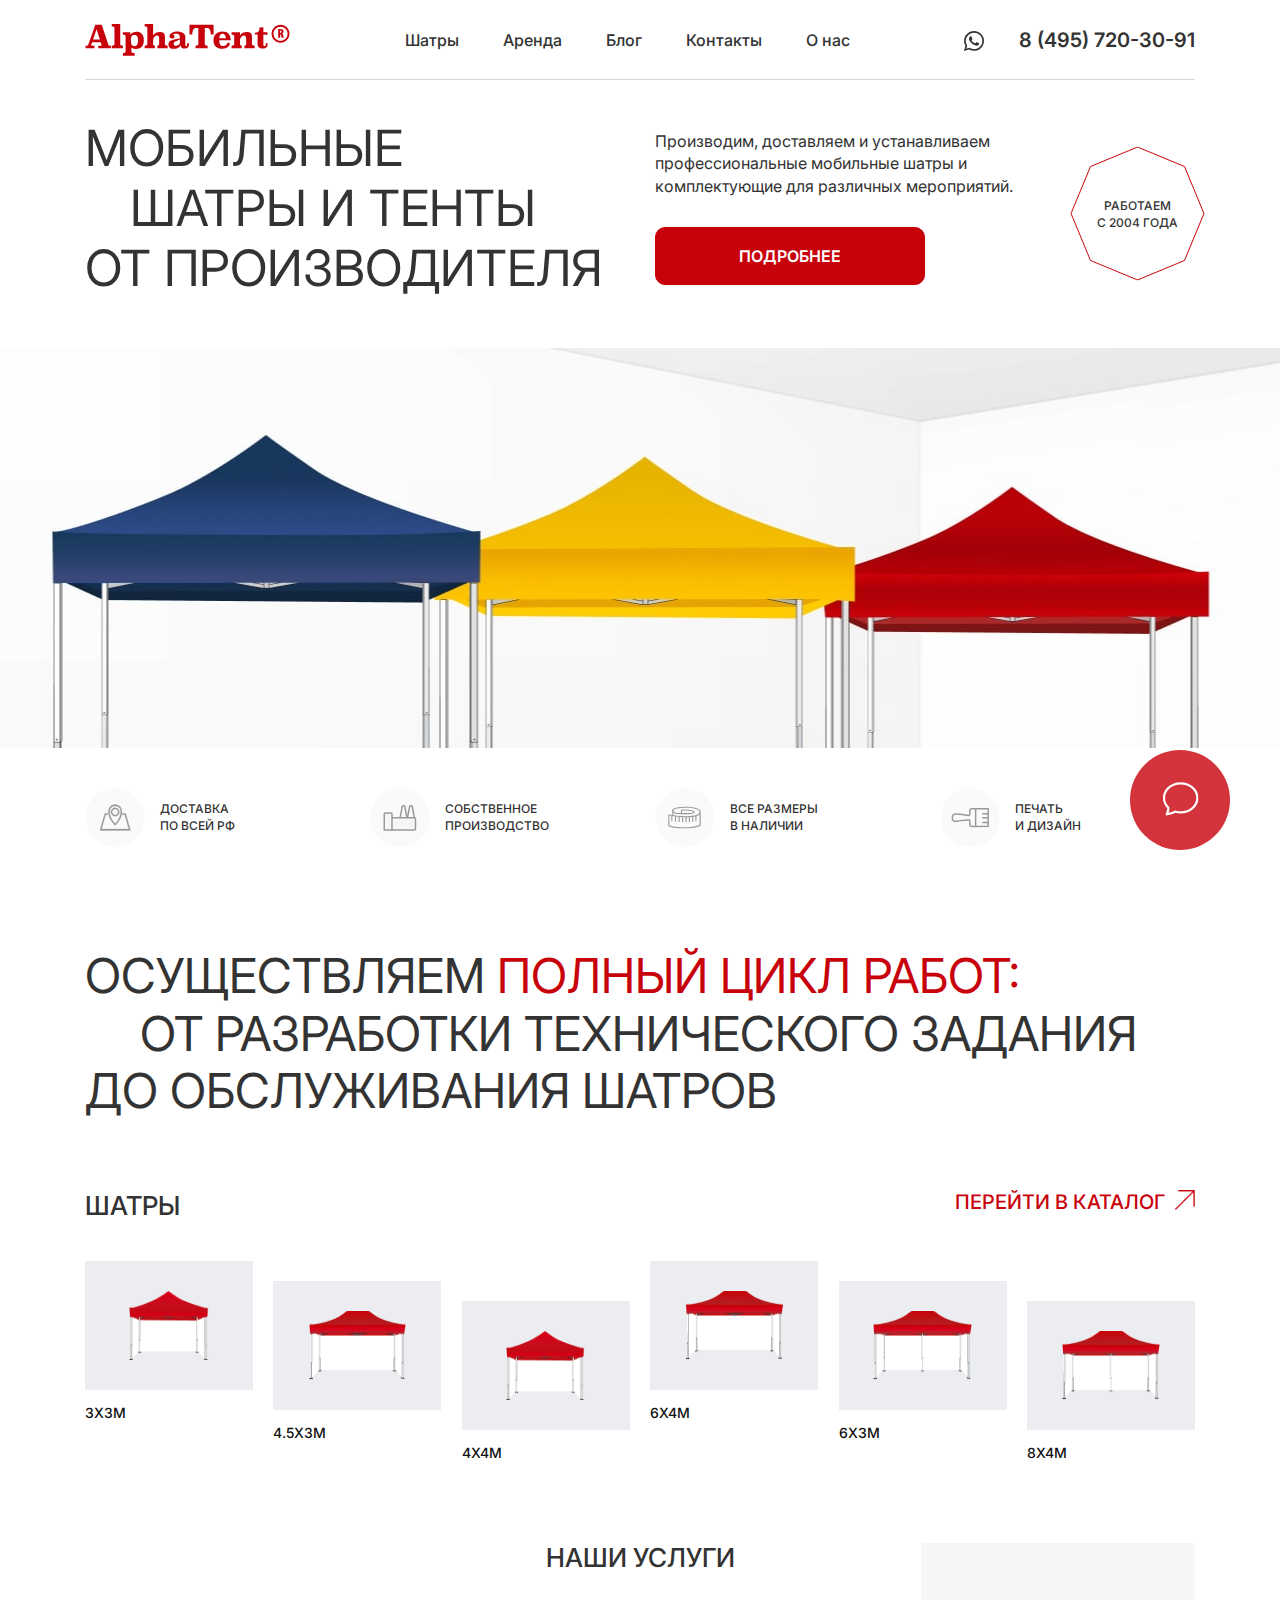
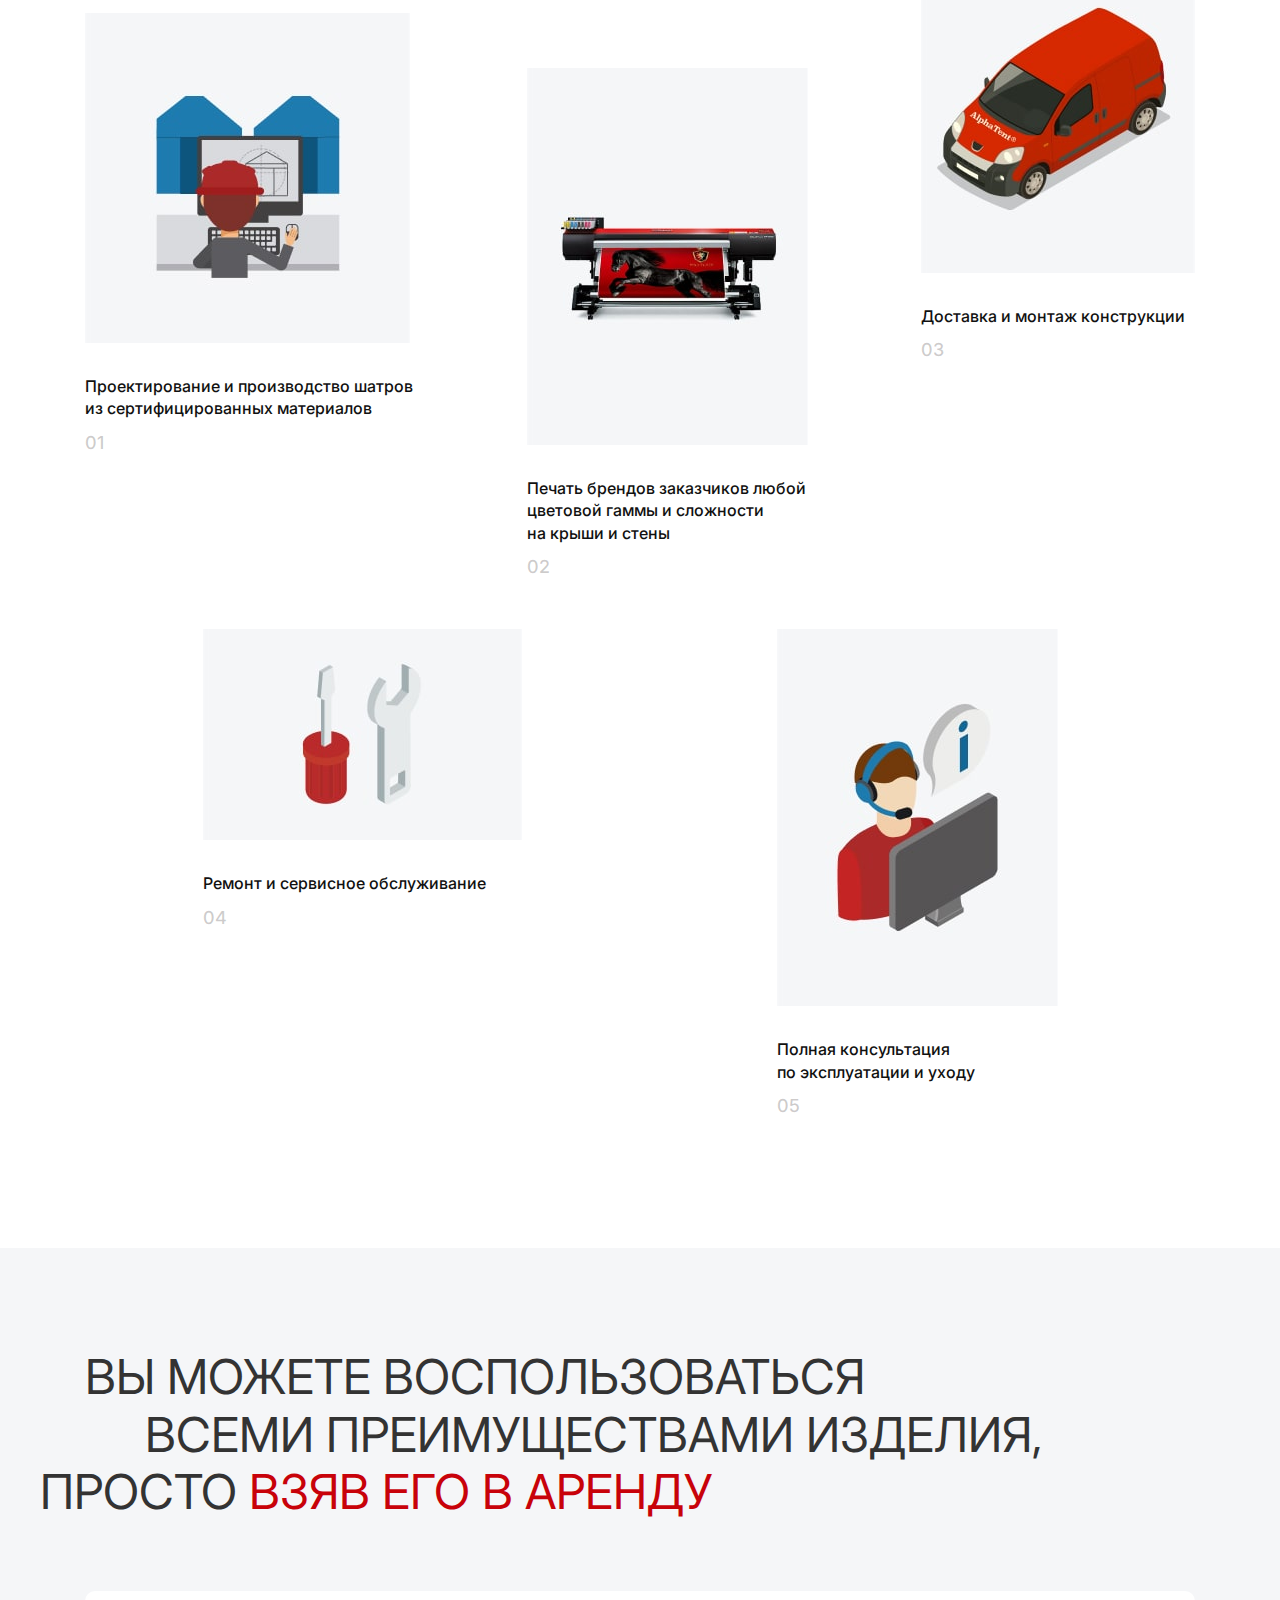
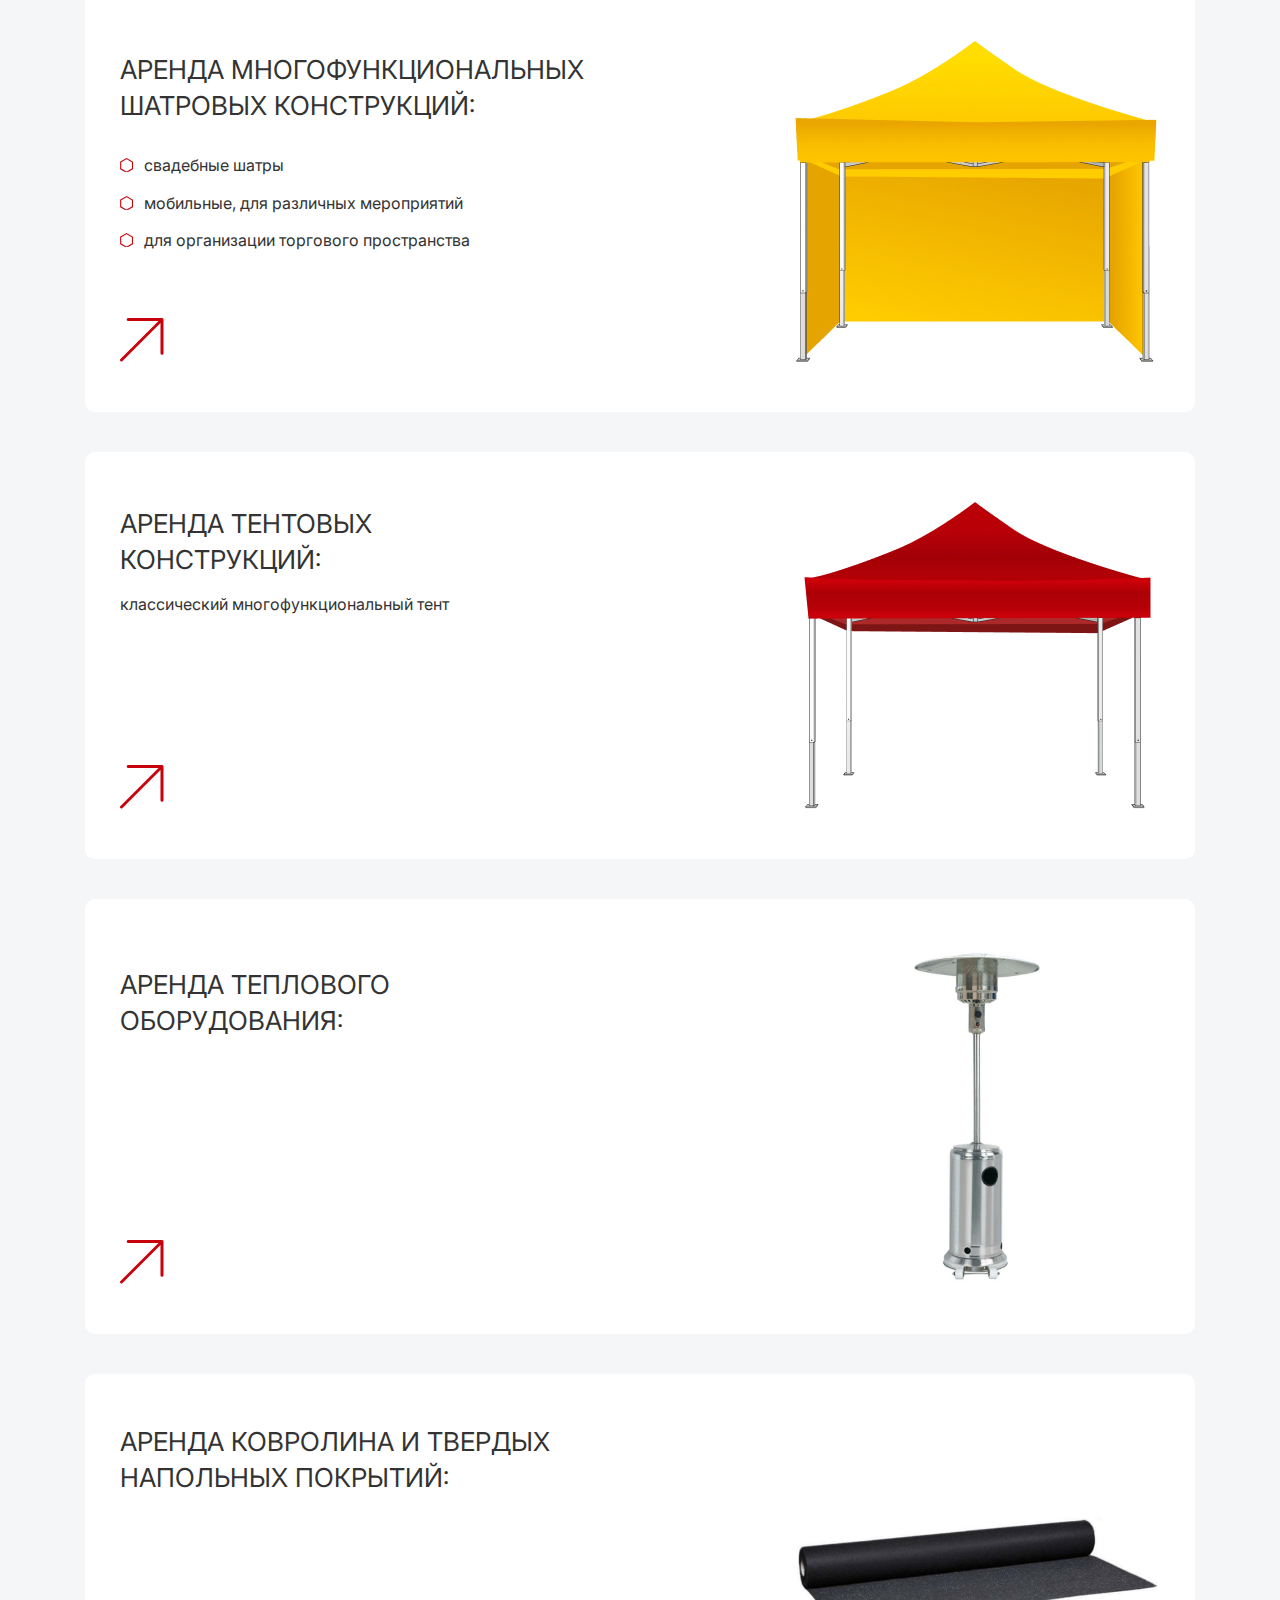
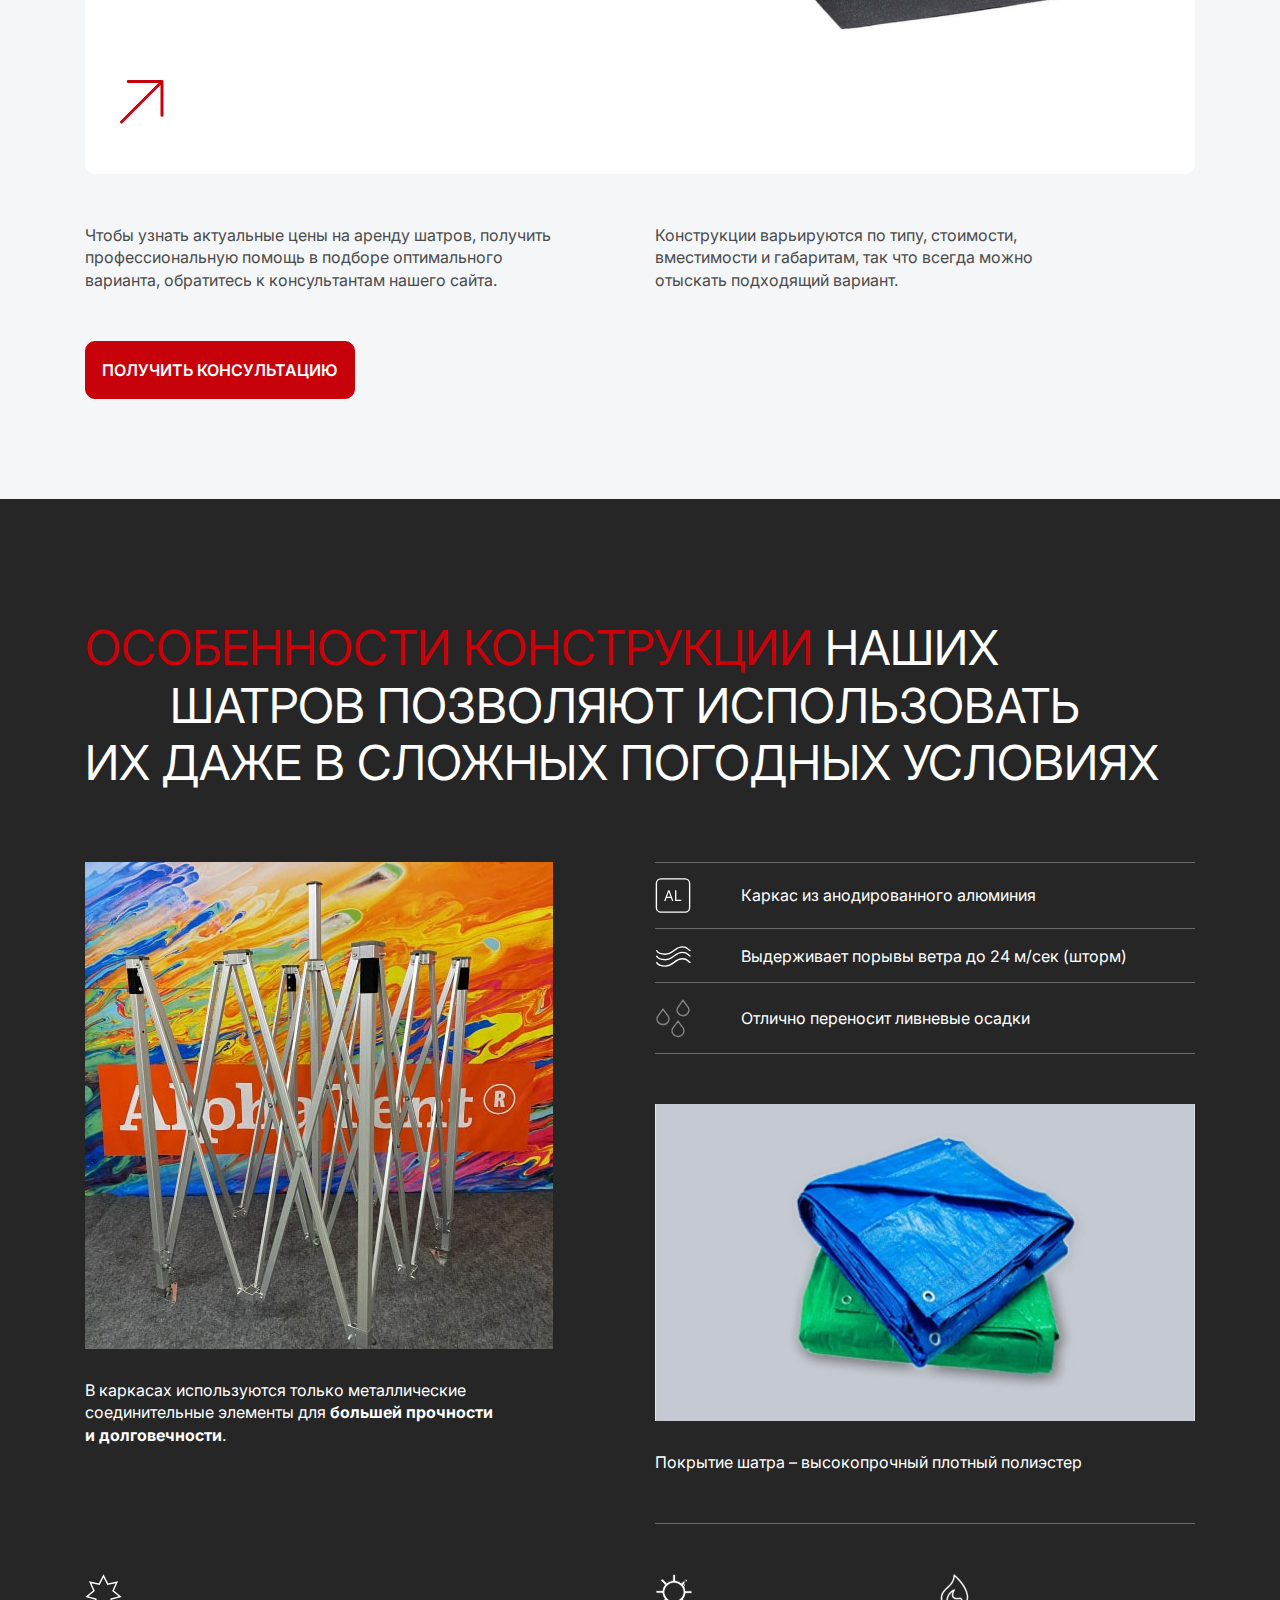
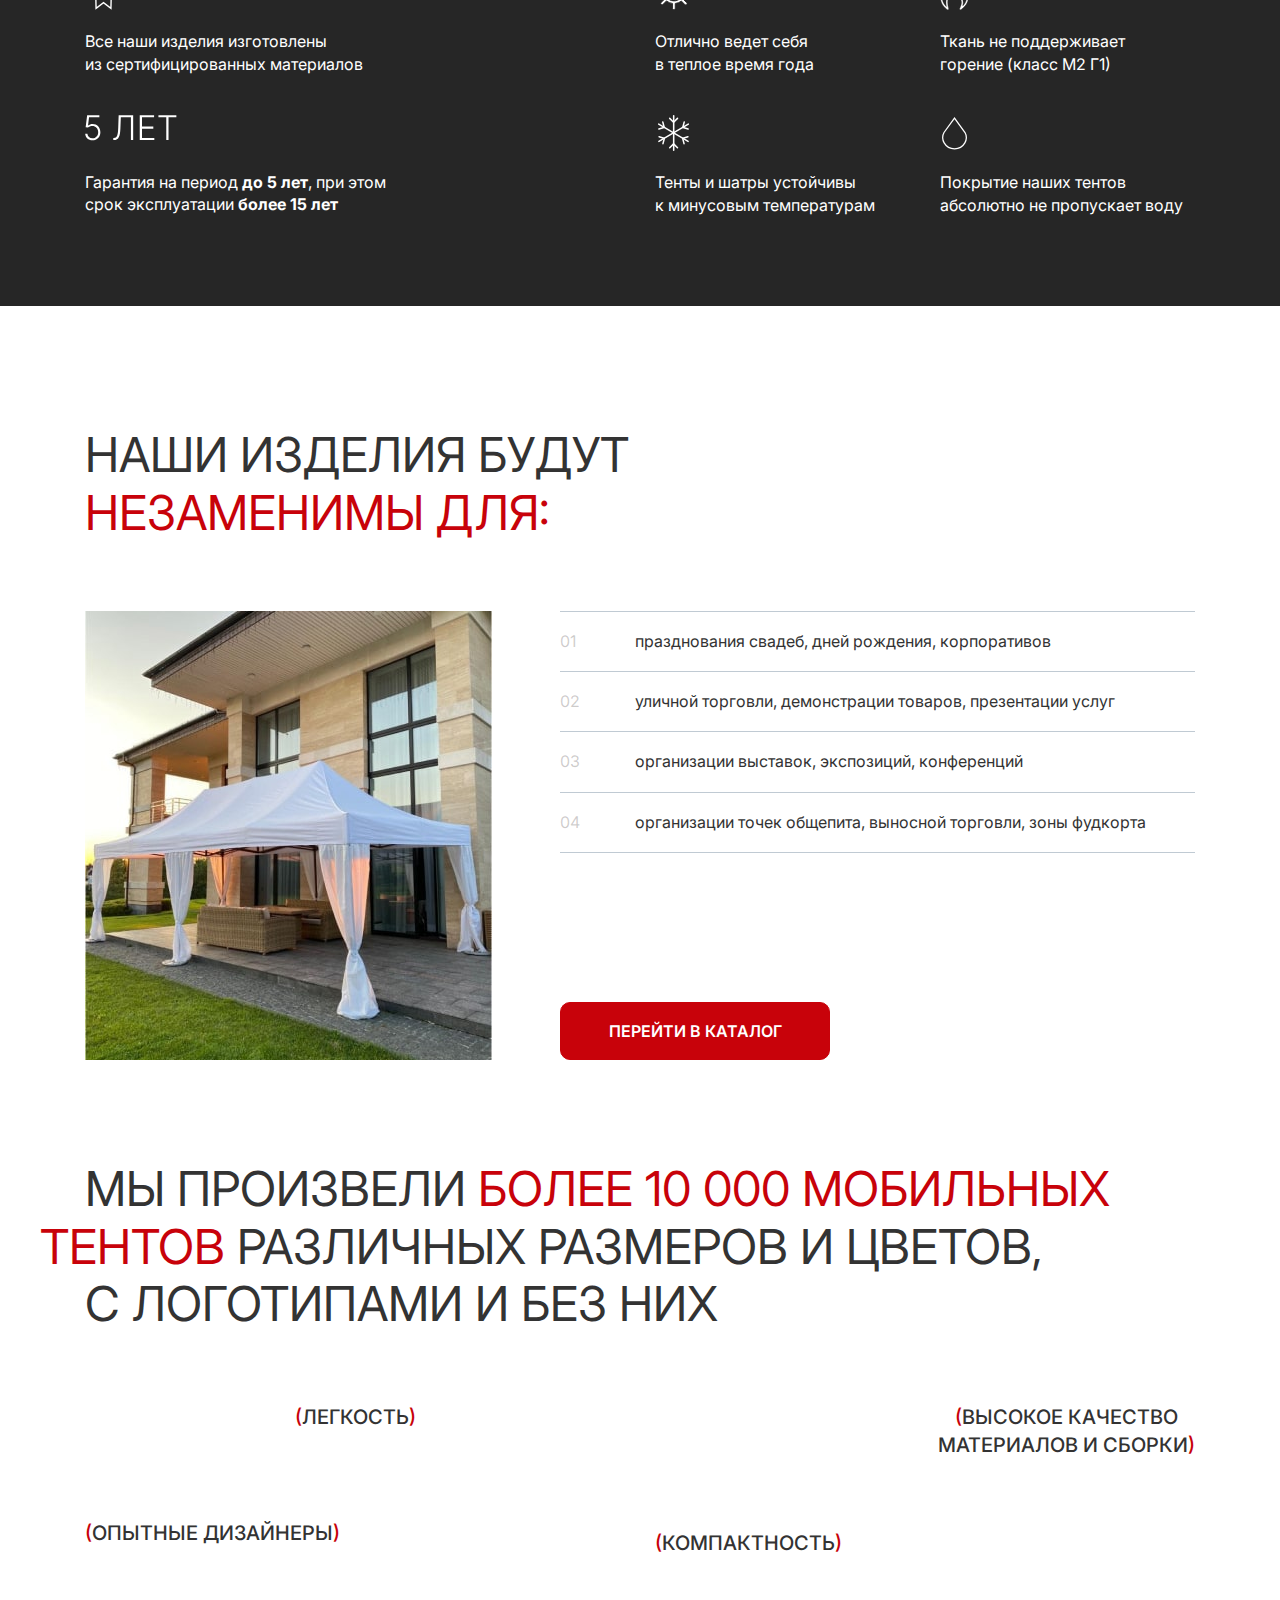
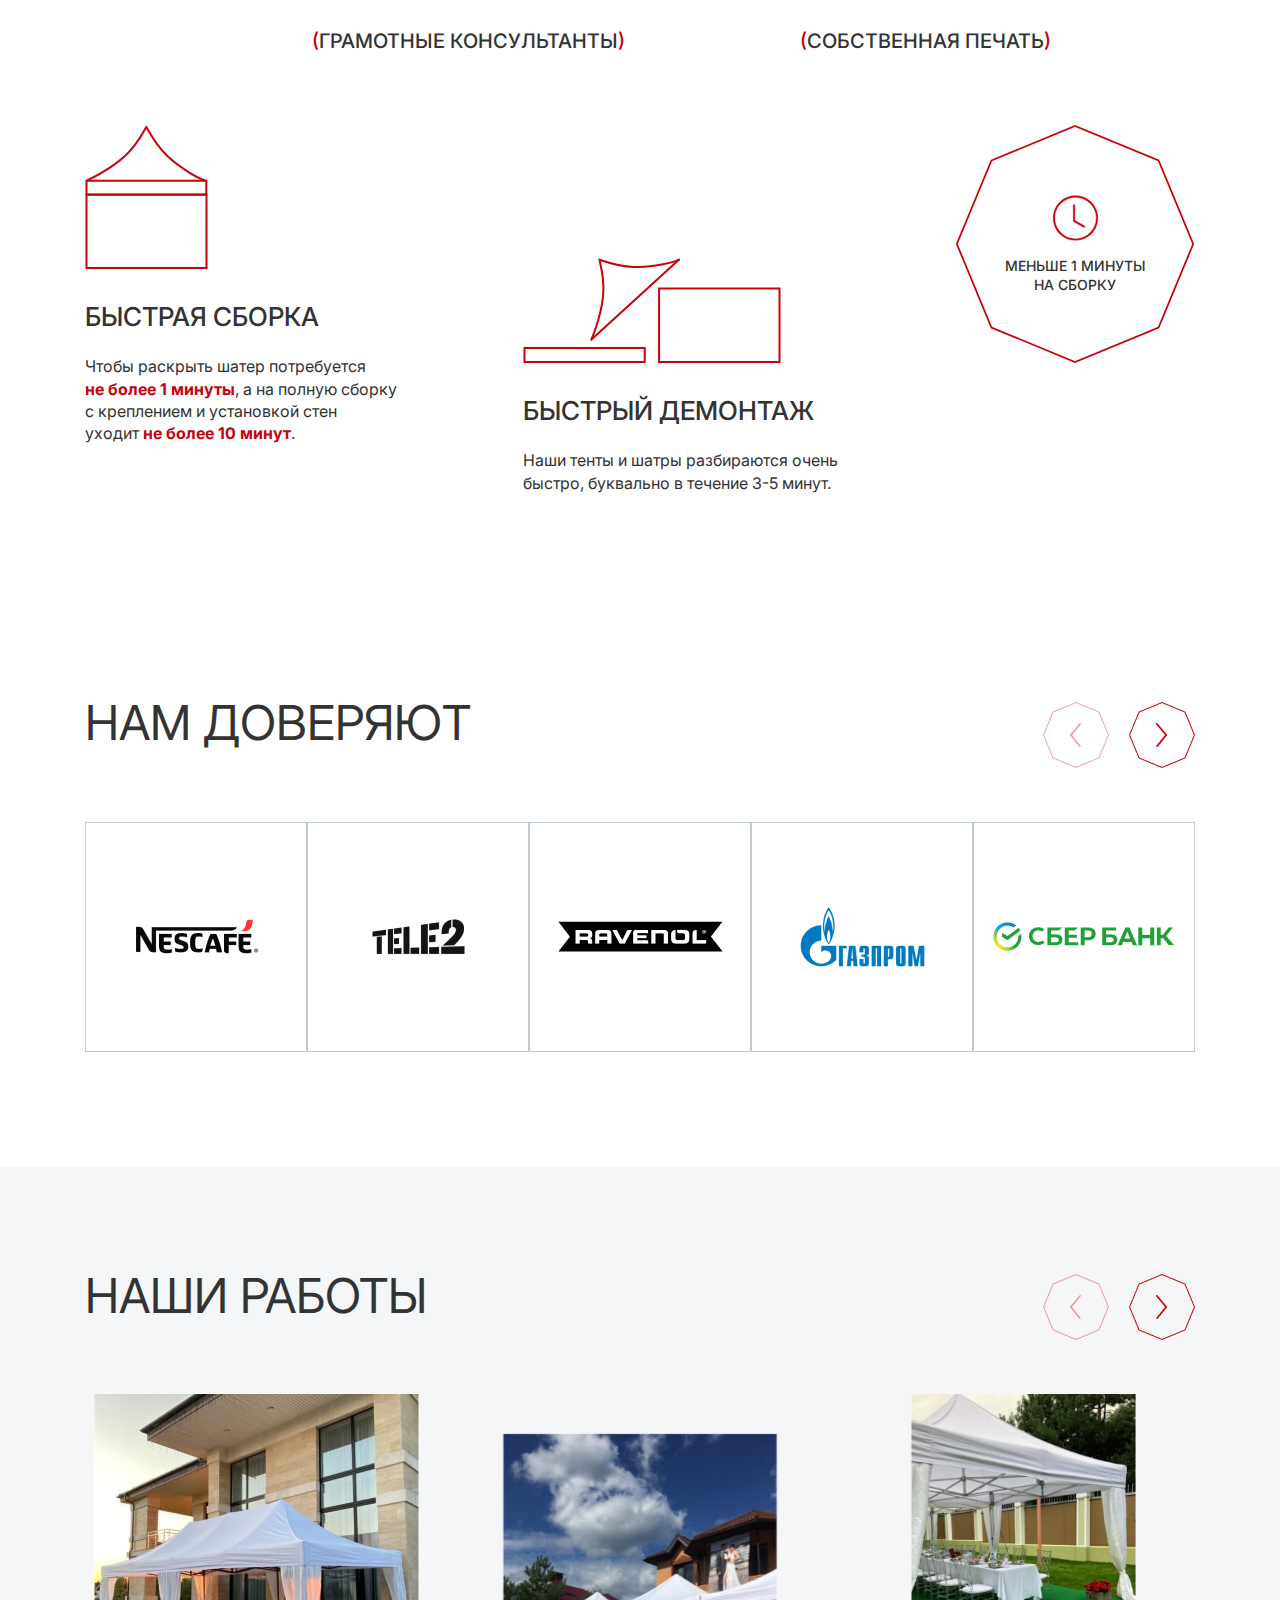
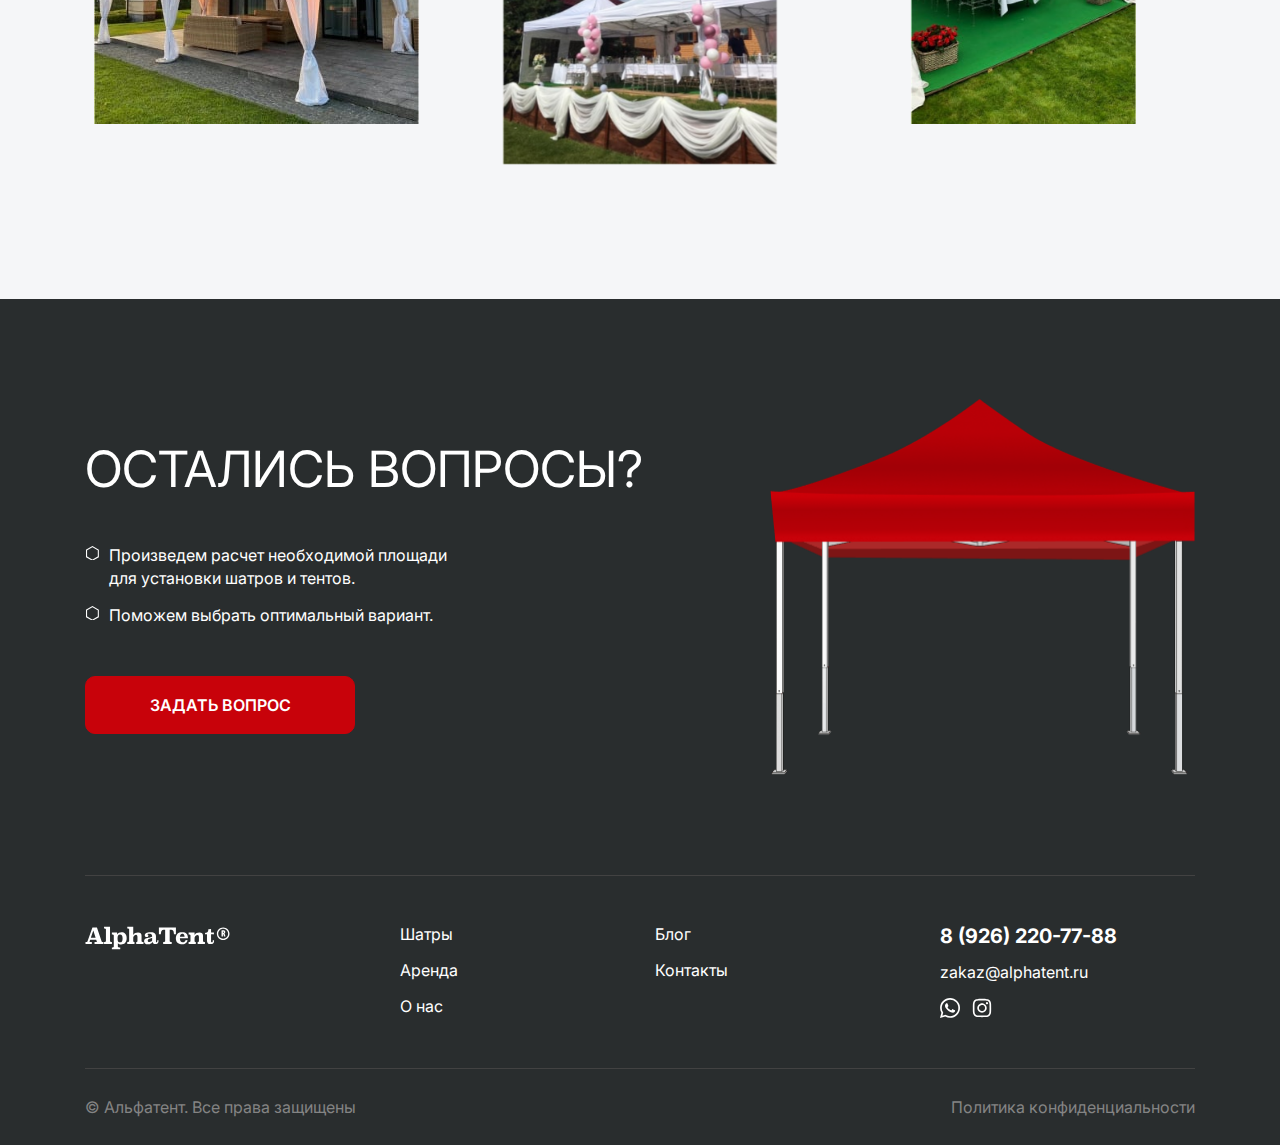
<file: index.html>
<!DOCTYPE html>
<html lang="en">
<head>
    <meta charset="UTF-8">
    <link rel="shortcut icon" href="img/favicon_r.png" type="image/png">
    <meta name="viewport" content="width=device-width, initial-scale=1, shrink-to-fit=no">
    <link rel="preconnect" href="https://fonts.googleapis.com">
    <link rel="preconnect" href="https://fonts.gstatic.com" crossorigin>
    <link href="https://fonts.googleapis.com/css2?family=Inter:wght@300;400;500;600;700&display=swap" rel="stylesheet">
    <link rel="stylesheet" href="./css/styles.css">
    <!-- Bootstrap CSS -->
    <link rel="stylesheet" href="./bootstrap/css/bootstrap.min.css">
    <!-- Swiper slider -->
    <link rel="stylesheet" href="https://unpkg.com/swiper@8.0.6/swiper-bundle.min.css">
    <!-- Fancybox -->
    <link rel="stylesheet" href="https://cdn.jsdelivr.net/npm/@fancyapps/ui/dist/fancybox.css">
    <title>AlfaTent</title>
</head>
<body>
    <div class="wrapper">
        <div class="header">
            <div class="container d-flex align-items-center justify-content-between">
                <a class="logo" href="/" title="AlfaTent">
                    <img src="img/logo_r.svg" class="img-fluid" alt="AlfaTent">
                </a>
                <div class="head_menu d-none d-xl-block">
                    <ul class="list-unstyled mb-xl-0 d-xl-flex flex-nowrap justify-content-xl-between">
                        <li class="li_first d-xl-none">
                            <span class="phone_num"><a href="tel:84957203091">8 (495) 720-30-91</a></span>
                            <span class="phone_pic ml-auto mr-auto mb-0"><a href="/"><img src="img/phone_w-ico.svg" class="img-fluid" alt="AlfaTent"></a></span>
                        </li>
                        <li><a href="./catalog.html" title="Шатры">Шатры</a></li>
                        <li><a href="./rent.html" title="Аренда">Аренда</a></li>
                        <li><a href="./blog.html" title="Блог">Блог</a></li>
                        <li><a href="/" title="Контакты">Контакты</a></li>
                        <li><a href="/" title="О нас">О нас</a></li>
                    </ul>
                </div>
                <div class="head_text d-flex align-items-center justify-content-end">
                    <span class="phone_num d-none d-md-block"><a href="tel:84957203091">8 (495) 720-30-91</a></span>
                    <span class="phone_pic"><a href="/"><img src="img/phone_b-ico.svg" class="img-fluid" alt="AlfaTent"></a></span>
                    <span class="nav-toggle d-block d-xl-none"><span></span></span>
                </div>
            </div>
        </div>
        <div class="content">
            <div class="landing">
                <div class="top_leader">
                    <div class="container">
                        <div class="row">
                            <div class="col-12 col-xl-6 position-static">
                                <div class="top_head">
                                    <span class="th-1">Мобильные</span>
                                    <span class="th-2">шатры и тенты</span>
                                    <span class="th-3">от производителя</span>
                                </div>
                            </div>
                            <div class="col-12 col-xl-6 position-static">
                                <div class="top_text">
                                    <span>Производим, доставляем и устанавливаем профессиональные мобильные шатры и комплектующие для различных мероприятий.</span>
                                    <a class="btn btn_r" href="/" title="AlfaTent">Подробнее</a>
                                </div>
                                <div class="top_icon d-flex align-items-center justify-content-center ml-auto mr-auto text-uppercase text-center"><span>Работаем <br>с 2004 года</span></div>
                            </div>
                        </div>
                    </div>
                </div>
                <div class="top_banner">
                    <img src="images/main_banner.jpg" alt="AlfaTent">
                </div>
                <div class="benefits_list">
                    <div class="container">
                        <div class="row">
                            <div class="col-12 col-md-6 col-xl-3">
                                <div class="benefits_list-item d-flex align-items-center justify-content-start">
                                    <span class="benefits_list-item-pict"><img src="img/benefits_ico-1.svg" class="img-fluid" alt="AlfaTent"></span>
                                    <span>Доставка <br>по всей РФ</span>
                                </div>
                            </div>
                            <div class="col-12 col-md-6 col-xl-3">
                                <div class="benefits_list-item d-flex align-items-center justify-content-start">
                                    <span class="benefits_list-item-pict"><img src="img/benefits_ico-2.svg" class="img-fluid" alt="AlfaTent"></span>
                                    <span>Собственное <br>производство</span>
                                </div>
                            </div>
                            <div class="col-12 col-md-6 col-xl-3">
                                <div class="benefits_list-item d-flex align-items-center justify-content-start">
                                    <span class="benefits_list-item-pict"><img src="img/benefits_ico-3.svg" class="img-fluid" alt="AlfaTent"></span>
                                    <span>Все размеры <br>в наличии</span>
                                </div>
                            </div>
                            <div class="col-12 col-md-6 col-xl-3">
                                <div class="benefits_list-item d-flex align-items-center justify-content-start">
                                    <span class="benefits_list-item-pict"><img src="img/benefits_ico-4.svg" class="img-fluid" alt="AlfaTent"></span>
                                    <span>Печать <br>и дизайн</span>
                                </div>
                            </div>
                        </div>
                    </div>
                </div>
                <div class="promo_list">
                    <div class="container">
                        <div class="big_head">
                            <span class="bh-1">Осуществляем <i>полный цикл работ:</i> </span>
                            <span class="bh-2">от разработки технического задания </span>
                            <span class="bh-3">до обслуживания шатров</span>
                        </div>
                        <div class="our_catalog">
                            <div class="big_subhead">Шатры</div>
                            <div class="our_catalog-list d-flex flex-row flex-wrap flex-xl-nowrap justify-content-between justify-content-md-start justify-content-xl-between">
                                <div class="our_catalog-list-item">
                                    <a href="./catalog.html" title="Каталог">
                                        <span class="catalog-list-item-pict d-flex align-items-center justify-content-center">
                                            <img src="images/cat_pict-without-back-1.png" class="img-fluid" alt="AlfaTent">
                                        </span>
                                        <span>3х3м</span>
                                    </a>
                                </div>
                                <div class="our_catalog-list-item">
                                    <a href="./catalog.html" title="Каталог">
                                        <span class="catalog-list-item-pict d-flex align-items-center justify-content-center">
                                            <img src="images/cat_pict-without-back-2.png" class="img-fluid" alt="AlfaTent">
                                        </span>
                                        <span>4.5х3м</span>
                                    </a>
                                </div>
                                <div class="our_catalog-list-item">
                                    <a href="./catalog.html" title="Каталог">
                                        <span class="catalog-list-item-pict d-flex align-items-center justify-content-center">
                                            <img src="images/cat_pict-without-back-3.png" class="img-fluid" alt="AlfaTent">
                                        </span>
                                        <span>4х4м</span>
                                    </a>
                                </div>
                                <div class="our_catalog-list-item">
                                    <a href="./catalog.html" title="Каталог">
                                        <span class="catalog-list-item-pict d-flex align-items-center justify-content-center">
                                            <img src="images/cat_pict-without-back-4.png" class="img-fluid" alt="AlfaTent">
                                        </span>
                                        <span>6х4м</span>
                                    </a>
                                </div>
                                <div class="our_catalog-list-item">
                                    <a href="./catalog.html" title="Каталог">
                                        <span class="catalog-list-item-pict d-flex align-items-center justify-content-center">
                                            <img src="images/cat_pict-without-back-5.png" class="img-fluid" alt="AlfaTent">
                                        </span>
                                        <span>6х3м</span>
                                    </a>
                                </div>
                                <div class="our_catalog-list-item">
                                    <a href="./catalog.html" title="Каталог">
                                        <span class="catalog-list-item-pict d-flex align-items-center justify-content-center">
                                            <img src="images/cat_pict-without-back-6.png" class="img-fluid" alt="AlfaTent">
                                        </span>
                                        <span>8х4м</span>
                                    </a>
                                </div>
                            </div>
                            <a class="custom_link d-none d-md-block" href="./catalog.html" title="Перейти в каталог">Перейти в каталог</a>
                        </div>
                        <div class="our_service">
                            <div class="big_subhead">Наши услуги</div>
                            <div class="our_service-list d-md-flex flex-row flex-wrap justify-content-between">
                                <div class="our_service-list-item our_service-list-item-1">
                                    <a href="/" title="Услуги">
                                        <span class="service-list-item-pict">
                                            <img src="images/service_pict-1.jpg" class="img-fluid" alt="AlfaTent">
                                        </span>
                                        <span>Проектирование и производство шатров <br class="d-none d-xl-block">из сертифицированных материалов</span>
                                        <span><i>01</i></span>
                                    </a>
                                </div>
                                <div class="our_service-list-item our_service-list-item-2 text-xl-center">
                                    <a href="/" title="Услуги">
                                        <span class="service-list-item-pict">
                                            <img src="images/service_pict-2.jpg" class="img-fluid" alt="AlfaTent">
                                        </span>
                                        <span>Печать брендов заказчиков любой <br class="d-none d-xl-block">цветовой гаммы и сложности <br class="d-none d-xl-block">на крыши и стены</span>
                                        <span><i>02</i></span>
                                    </a>
                                </div>
                                <div class="our_service-list-item our_service-list-item-3">
                                    <a href="/" title="Услуги">
                                        <span class="service-list-item-pict">
                                            <img src="images/service_pict-3.jpg" class="img-fluid" alt="AlfaTent">
                                        </span>
                                        <span>Доставка и монтаж конструкции</span>
                                        <span><i>03</i></span>
                                    </a>
                                </div>
                                <div class="our_service-list-item our_service-list-item-4 text-xl-center">
                                    <a href="/" title="Услуги">
                                        <span class="service-list-item-pict">
                                            <img src="images/service_pict-4.jpg" class="img-fluid" alt="AlfaTent">
                                        </span>
                                        <span>Ремонт и сервисное обслуживание</span>
                                        <span><i>04</i></span>
                                    </a>
                                </div>
                                <div class="our_service-list-item our_service-list-item-5 text-xl-center">
                                    <a href="/" title="Услуги">
                                        <span class="service-list-item-pict">
                                            <img src="images/service_pict-5.jpg" class="img-fluid" alt="AlfaTent">
                                        </span>
                                        <span>Полная консультация <br class="d-none d-xl-block">по эксплуатации и уходу</span>
                                        <span><i>05</i></span>
                                    </a>
                                </div>
                            </div>
                        </div>
                    </div>
                </div>
                <div class="rent_block">
                    <div class="container">
                        <div class="big_head">
                            <span class="bh-1">Вы можете воспользоваться <br class="d-none d-md-block d-xl-none"></span>
                            <span class="bh-2">всеми преимуществами изделия, </span>
                            <span class="bh-3">просто <i>взяв его <br class="d-none d-md-block d-xl-none">в аренду</i></span>
                        </div>
                        <div class="rent_list">
                            <div class="rent_list-item d-md-flex flex-nowrap align-items-center justify-content-between">
                                <div class="rent_list-item-pict order-md-2 text-md-center">
                                    <img src="images/tent_yellow.png" class="img-fluid" alt="AlfaTent">
                                </div>
                                <div class="rent_list-item-text order-md-1">
                                    <span class="rent_item-head">аренда многофункциональных шатровых конструкций:</span>
                                    <ul>
                                        <li>свадебные шатры</li>
                                        <li>мобильные, для различных мероприятий</li>
                                        <li>для организации торгового пространства</li>
                                    </ul>
                                </div>
                                <a class="custom_link read_more" href="/" title="Перейти в услуги"></a>
                            </div>
                            <div class="rent_list-item d-md-flex flex-nowrap align-items-center justify-content-between">
                                <div class="rent_list-item-pict order-md-2 text-md-center">
                                    <img src="images/tent_red.png" class="img-fluid" alt="AlfaTent">
                                </div>
                                <div class="rent_list-item-text order-md-1">
                                    <span class="rent_item-head">аренда тентовых <br class="d-none d-md-block">конструкций:</span>
                                    <p>классический многофункциональный тент</p>
                                </div>
                                <a class="custom_link read_more" href="./rent.html" title="Перейти в услуги"></a>
                            </div>
                            <div class="rent_list-item d-md-flex flex-nowrap align-items-center justify-content-between">
                                <div class="rent_list-item-pict order-md-2 text-md-center">
                                    <img src="images/lamp.png" class="img-fluid" alt="AlfaTent">
                                </div>
                                <div class="rent_list-item-text order-md-1">
                                    <span class="rent_item-head">аренда теплового <br class="d-none d-md-block">оборудования:</span>
                                </div>
                                <a class="custom_link read_more" href="./rent.html" title="Перейти в услуги"></a>
                            </div>
                            <div class="rent_list-item d-md-flex flex-nowrap align-items-center justify-content-between">
                                <div class="rent_list-item-pict order-md-2 text-md-center">
                                    <img src="images/floor.png" class="img-fluid" alt="AlfaTent">
                                </div>
                                <div class="rent_list-item-text order-md-1">
                                    <span class="rent_item-head">аренда ковролина и твердых напольных покрытий:</span>
                                </div>
                                <a class="custom_link read_more" href="./rent.html" title="Перейти в услуги"></a>
                            </div>
                        </div>
                        <div class="rent_text">
                            <div class="row">
                                <div class="col-12 col-xl-6">
                                    <p>Чтобы узнать актуальные цены на аренду шатров, получить <br class="d-none d-md-block">профессиональную помощь в подборе оптимального <br class="d-none d-md-block">варианта, обратитесь к консультантам нашего сайта.</p>
                                </div>
                                <div class="col-12 col-xl-6">
                                    <p>Конструкции варьируются по типу, стоимости, <br class="d-none d-md-block">вместимости и габаритам, так что всегда можно <br class="d-none d-md-block">отыскать подходящий вариант.</p>
                                </div>
                                <div class="col-12">
                                    <a class="btn btn_r" href="/">Получить консультацию</a>
                                </div>
                            </div>
                        </div>
                    </div>
                </div>
                <div class="property_block">
                    <div class="container">
                        <div class="big_head">
                            <span class="bh-1"><i>Особенности конструкции</i> наших </span>
                            <span class="bh-2">шатров позволяют использовать </span>
                            <span class="bh-3">их даже в сложных погодных условиях</span>
                        </div>
                        <div class="property_list">
                            <div class="row">
                                <div class="col-12 col-xl-6">
                                    <div class="property_list-item">
                                        <div class="property_list-item-pict property_list-item-pict-bb">
                                            <img src="images/prop_pict-1.jpg" class="img-fluid" alt="AlfaTent">
                                            <p>В каркасах используются только металлические <br class="d-none d-md-block">соединительные элементы для <b>большей прочности <br class="d-none d-md-block">и долговечности</b>.</p>
                                        </div>
                                        <div class="property_list-item-text">
                                            <div class="property_list-icon property_list-icon-v">
                                                <div class="row">
                                                    <div class="col-12 col-md-6 col-xl-12">
                                                        <div class="property_list-icon-text mb-md-0">
                                                            <span><img src="img/prop_ico-star.svg" class="img-fluid" alt="AlfaTent"></span>
                                                            <span>Все наши изделия изготовлены <br class="d-none d-xl-block">из сертифицированных материалов</span>
                                                        </div>
                                                    </div>
                                                    <div class="col-12 col-md-6 col-xl-12">
                                                        <div class="property_list-icon-text property_list-icon-text-spec mb-0">
                                                            <span><img src="img/prop_ico-5.svg" class="img-fluid" alt="AlfaTent"></span>
                                                            <span>Гарантия на период <b>до 5 лет</b>, при этом срок эксплуатации <b>более 15 лет</b></span>
                                                        </div>
                                                    </div>
                                                </div>
                                            </div>
                                        </div>
                                    </div>
                                </div>
                                <div class="col-12 col-xl-6">
                                    <div class="property_list-item">
                                        <div class="property_list-item-text">
                                            <div class="property_list-icon property_list-icon-h">
                                                <div class="property_list-icon-text d-flex flex-nowrap align-items-center">
                                                    <span class="h-ico"><img src="img/prop_ico-karkas.svg" class="img-fluid" alt="AlfaTent"></span>
                                                    <span>Каркас из анодированного алюминия</span>
                                                </div>
                                                <div class="property_list-icon-text d-flex flex-nowrap align-items-center">
                                                    <span class="h-ico"><img src="img/prop_ico-wind.svg" class="img-fluid" alt="AlfaTent"></span>
                                                    <span>Выдерживает порывы ветра до 24 м/сек (шторм)</span>
                                                </div>
                                                <div class="property_list-icon-text d-flex flex-nowrap align-items-center">
                                                    <span class="h-ico"><img src="img/prop_ico-rain.svg" class="img-fluid" alt="AlfaTent"></span>
                                                    <span>Отлично переносит ливневые осадки</span>
                                                </div>
                                            </div>
                                        </div>
                                        <div class="property_list-item-pict with-pb">
                                            <img src="images/prop_pict-2.jpg" class="img-fluid" alt="AlfaTent">
                                            <p>Покрытие шатра – высокопрочный плотный полиэстер</p>
                                        </div>
                                        <div class="property_list-item-text">
                                            <div class="property_list-icon property_list-icon-v">
                                                <div class="row">
                                                    <div class="col-12 col-md-6 col-xl-6">
                                                        <div class="property_list-icon-text">
                                                            <span><img src="img/prop_ico-advantage-1.svg" class="img-fluid" alt="AlfaTent"></span>
                                                            <span>Отлично ведет себя <br class="d-none d-md-block">в теплое время года</span>
                                                        </div>
                                                    </div>
                                                    <div class="col-12 col-md-6 col-xl-6">
                                                        <div class="property_list-icon-text">
                                                            <span><img src="img/prop_ico-advantage-2.svg" class="img-fluid" alt="AlfaTent"></span>
                                                            <span>Ткань не поддерживает <br class="d-none d-md-block">горение (класс М2 Г1)</span>
                                                        </div>
                                                    </div>
                                                    <div class="col-12 col-md-6 col-xl-6">
                                                        <div class="property_list-icon-text mb-md-0">
                                                            <span><img src="img/prop_ico-advantage-3.svg" class="img-fluid" alt="AlfaTent"></span>
                                                            <span>Тенты и шатры устойчивы <br class="d-none d-md-block">к минусовым температурам</span>
                                                        </div>
                                                    </div>
                                                    <div class="col-12 col-md-6 col-xl-6">
                                                        <div class="property_list-icon-text mb-0">
                                                            <span><img src="img/prop_ico-advantage-4.svg" class="img-fluid" alt="AlfaTent"></span>
                                                            <span>Покрытие наших тентов <br class="d-none d-md-block">абсолютно не пропускает воду</span>
                                                        </div>
                                                    </div>
                                                </div>
                                            </div>
                                        </div>
                                    </div>
                                </div>
                            </div>
                        </div>
                    </div>
                </div>
                <div class="usage_block">
                    <div class="container">
                        <div class="big_head">
                            <span class="bh-1">Наши изделия будут </span>
                            <span class="bh-2"><i>незаменимы для:</i></span>
                        </div>
                        <div class="row">
                            <div class="col-12 col-xl-5">
                                <div class="usage_pict d-none d-md-block">
                                    <img src="images/usage_pict.jpg" class="img-fluid">
                                </div>
                            </div>
                            <div class="col-12 col-xl-7 d-xl-flex flex-column justify-content-between">
                                <div class="usage_list">
                                    <div class="usage_list-item d-flex flex-nowrap align-items-center"><span>01</span>празднования свадеб, дней рождения, корпоративов</div>
                                    <div class="usage_list-item d-flex flex-nowrap align-items-center"><span>02</span>уличной торговли, демонстрации товаров, презентации услуг</div>
                                    <div class="usage_list-item d-flex flex-nowrap align-items-center"><span>03</span>организации выставок, экспозиций, конференций</div>
                                    <div class="usage_list-item d-flex flex-nowrap align-items-center"><span>04</span>организации точек общепита, выносной торговли, зоны фудкорта</div>
                                </div>
                                <a class="btn btn_r" href="./catalog.html">Перейти в каталог</a>
                            </div>
                        </div>
                    </div>
                </div>
                <div class="production_block">
                    <div class="container">
                        <div class="big_head">
                            <span class="bh-1">Мы произвели <i>более 10 000 мобильных</i> </span>
                            <span class="bh-2"><i>тентов</i> различных размеров и цветов, </span>
                            <span class="bh-3">с логотипами и без них</span>
                        </div>
                        <div class="production_block-list">
                            <div class="row">
                                <div class="col-12 col-md-6">
                                    <div class="production_block-list-item production_block-list-item-flat text-left text-xl-center production_block-list-item-1">
                                        <span><i>(</i>Легкость<i>)</i></span>
                                    </div>
                                </div>
                                <div class="col-12 col-md-6">
                                    <div class="production_block-list-item production_block-list-item-flat text-center text-xl-right production_block-list-item-2">
                                        <span class="d-xl-inline-block text-center"><i>(</i>Высокое качество <br>материалов и сборки<i>)</i></span>
                                    </div>
                                </div>
                                <div class="col-12 col-md-6">
                                    <div class="production_block-list-item production_block-list-item-flat text-left production_block-list-item-3">
                                        <span><i>(</i>Опытные дизайнеры<i>)</i></span>
                                    </div>
                                </div>
                                <div class="col-12 col-md-6">
                                    <div class="production_block-list-item production_block-list-item-flat text-right text-md-center text-xl-left production_block-list-item-4">
                                        <span><i>(</i>Компактность<i>)</i></span>
                                    </div>
                                </div>
                                <div class="col-12 col-md-6">
                                    <div class="production_block-list-item production_block-list-item-flat text-left text-xl-right production_block-list-item-5">
                                        <span><i>(</i>Грамотные <br class="d-md-none">консультанты<i>)</i></span>
                                    </div>
                                </div>
                                <div class="col-12 col-md-6">
                                    <div class="production_block-list-item production_block-list-item-flat text-right text-md-center production_block-list-item-6">
                                        <span><i>(</i>Собственная печать<i>)</i></span>
                                    </div>
                                </div>
                                <div class="col-12 col-md-6 col-xl-4">
                                    <div class="production_block-list-item production_block-list-item-wpict production_block-list-item-7">
                                        <span class="production_block-list-item-pict">
                                            <img src="img/prod_pict-1.svg" class="img-fluid" alt="AlfaTent">
                                        </span>
                                        <span class="production_block-list-item-head">Быстрая сборка</span>
                                        <span>Чтобы раскрыть шатер потребуется <br class="d-none d-md-block"><i>не более 1 минуты</i>, а на полную сборку <br class="d-none d-md-block">с креплением и установкой стен <br class="d-none d-md-block">уходит <i>не более 10 минут</i>.</span>
                                    </div>
                                </div>
                                <div class="col-12 col-md-6 col-xl-5 text-xl-center">
                                    <div class="production_block-list-item production_block-list-item-wpict production_block-list-item-8 d-xl-inline-block text-left">
                                        <span class="production_block-list-item-pict">
                                            <img src="img/prod_pict-2.svg" class="img-fluid" alt="AlfaTent">
                                        </span>
                                        <span class="production_block-list-item-head">Быстрый демонтаж</span>
                                        <span>Наши тенты и шатры разбираются очень быстро, буквально в течение 3-5 минут.</span>
                                    </div>
                                </div>
                                <div class="col-12 col-xl-3">
                                    <div class="production_block-list-item production_block-list-item-wpict production_block-list-item-pict-triangle d-flex align-items-center justify-content-center float-xl-right">
                                        <div>
                                            <span class="production_block-list-item-pict">
                                                <img src="img/prod_pict-3.svg" class="img-fluid" alt="AlfaTent">
                                            </span>
                                            <span class="production_block-list-item-head text-center">Меньше 1 минуты<br>на сборку</span>
                                        </div>
                                    </div>
                                </div>
                            </div>
                        </div>
                    </div>
                </div>
                <div class="clients_block">
                    <div class="container">
                        <div class="big_head">
                            <span>Нам доверяют</span>
                        </div>
                        <div class="clients_block-list">
                            <div class="swiper-button-prev clients-swiper-button-prev"></div>
                            <div class="swiper-button-next clients-swiper-button-next"></div>
                            <!-- Slider container -->
                            <div class="swiper clients_list_slider">
                                <div class="swiper-wrapper">
                                    <!-- Slides -->
                                    <div class="swiper-slide">
                                        <div class="cl_item d-flex align-items-center justify-content-center">
                                            <img src="images/nescafe_logo.png" class="img-fluid" alt="Клиент 1">
                                        </div>
                                    </div>
                                    <div class="swiper-slide">
                                        <div class="cl_item d-flex align-items-center justify-content-center">
                                            <img src="images/tele2_logo.png" class="img-fluid" alt="Клиент 2">
                                        </div>
                                    </div>
                                    <div class="swiper-slide">
                                        <div class="cl_item d-flex align-items-center justify-content-center">
                                            <img src="images/ravenol_logo.png" class="img-fluid" alt="Клиент 3">
                                        </div>
                                    </div>
                                    <div class="swiper-slide">
                                        <div class="cl_item d-flex align-items-center justify-content-center">
                                            <img src="images/gazprom_logo.png" class="img-fluid" alt="Клиент 4">
                                        </div>
                                    </div>
                                    <div class="swiper-slide">
                                        <div class="cl_item d-flex align-items-center justify-content-center">
                                            <img src="images/sber_logo.png" class="img-fluid" alt="Клиент 5">
                                        </div>
                                    </div>
                                    <div class="swiper-slide">
                                        <div class="cl_item d-flex align-items-center justify-content-center">
                                            Еще клиент
                                        </div>
                                    </div>
                                </div>
                                <div class="swiper-pagination clients-swiper-pagination"></div>
                            </div>
                        </div>
                    </div>
                </div>
                <div class="portfolio_block">
                    <div class="container">
                        <div class="big_head">
                            <span>Наши работы</span>
                        </div>
                        <div class="portfolio_block-list">
                            <div class="swiper-button-prev portfolio-swiper-button-prev"></div>
                            <div class="swiper-button-next portfolio-swiper-button-next"></div>
                            <!-- Slider container -->
                            <div class="swiper portfolio_list_slider">
                                <div class="swiper-wrapper">
                                    <!-- Slides -->
                                    <div class="swiper-slide">
                                        <div class="portfolio_item slide_open d-flex align-items-center justify-content-center">
                                            <a href="images/portfolio_pict-1.jpg" data-fancybox="gallery" data-caption="Большая картинка">
                                                <img src="images/portfolio_pict-1.jpg" class="img-fluid" alt="Работа">
                                            </a>
                                        </div>
                                    </div>
                                    <div class="swiper-slide">
                                        <div class="portfolio_item slide_open d-flex justify-content-center">
                                            <a href="images/portfolio_pict-2.jpg" data-fancybox="gallery" data-caption="Большая картинка">
                                                <img src="images/portfolio_pict-2.jpg" class="img-fluid" alt="Работа">
                                            </a>
                                        </div>
                                    </div>
                                    <div class="swiper-slide">
                                        <div class="portfolio_item slide_open d-flex justify-content-center">
                                            <a href="images/portfolio_pict-3.jpg" data-fancybox="gallery" data-caption="Большая картинка">
                                                <img src="images/portfolio_pict-3.jpg" class="img-fluid" alt="Работа">
                                            </a>
                                        </div>
                                    </div>
                                    <div class="swiper-slide">
                                        <div class="portfolio_item  slide_open d-flex justify-content-center">
                                            <a href="images/portfolio_pict-1.jpg" data-fancybox="gallery" data-caption="Большая картинка">
                                                <img src="images/portfolio_pict-1.jpg" class="img-fluid" alt="Работа">
                                            </a>
                                        </div>
                                    </div>
                                </div>
                                <div class="swiper-pagination portfolio-swiper-pagination"></div>
                            </div>
                        </div>
                    </div>
                </div>
            </div>
            <a class="chat" href="/">Чат</a>
        </div>
        <div class="footer">
            <div class="container">
                <div class="foot_t">
                    <div class="row">
                        <div class="col-12 col-xl-5 order-xl-2 text-xl-right">
                            <img src="images/footer_pict.png" class="img-fluid" alt="Тент">
                        </div>
                        <div class="col-12 col-xl-7 order-xl-1">
                            <div class="foot_head">Остались вопросы?</div>
                            <ul>
                                <li>Произведем расчет необходимой площади для установки шатров и тентов.</li>
                                <li>Поможем выбрать оптимальный вариант.</li>
                            </ul>
                            <a href="/" class="btn btn_r" title="Задать вопрос" data-toggle="modal" data-target="#exampleModal1"><span>Задать вопрос</span></a>
                        </div>
                    </div>
                </div>
                <div class="foot_m">
                    <div class="row">
                        <div class="col-12 col-md-3 text-center text-md-left">
                            <a class="logo" href="/" title="AlfaTent">
                                <img src="img/logo_w.svg" class="img-fluid" alt="AlfaTent">
                            </a>
                        </div>
                        <div class="col-12 col-md-5 col-xl-6 text-center text-md-left">
                            <ul class="d-md-flex flex-wrap justify-content-between">
                                <li class="order-md-1"><a href="./catalog.html" title="Шатры">Шатры</a></li>
                                <li class="order-md-3"><a href="./rent.html" title="Аренда">Аренда</a></li>
                                <li class="order-md-2"><a href="./blog.html" title="Блог">Блог</a></li>
                                <li class="order-md-4"><a href="/" title="Контакты">Контакты</a></li>
                                <li class="order-md-5"><a href="/" title="О нас">О нас</a></li>
                            </ul>
                        </div>
                        <div class="col-12 col-md-4 col-xl-3 text-center text-md-left">
                            <p><a href="tel:89262207788"><b>8 (926) 220-77-88</b></a></p>
                            <p><a href="mailto:zakaz@alphatent.ru">zakaz@alphatent.ru</a></p>
                            <p>
                                <a href="/" class="mr-md-2"><img src="img/phone_w-ico.svg" class="img-fluid" alt="AlfaTent"></a>
                                <a href="/"><img src="img/insta_w-ico.svg" class="img-fluid" alt="AlfaTent"></a>
                            </p>
                        </div>
                    </div>
                </div>
                <div class="foot_b">
                    <div class="row">
                        <div class="col-12 col-md-6 text-center text-md-left">
                            © Альфатент. Все права защищены
                        </div>
                        <div class="col-12 col-md-6 text-center text-md-right">
                            <a href="/" title="Политика конфиденциальности">Политика конфиденциальности</a>
                        </div>
                    </div>
                </div>
            </div>
        </div>
        <!-- Modal -->
        <div class="modal fade" id="exampleModal1" tabindex="-1" aria-labelledby="exampleModalLabel" aria-hidden="true">
            <div class="modal-dialog">
                <div class="modal-content">
                    <span class="btn-close" data-dismiss="modal" aria-label="Close">&#10006;</span>
                    <div class="modal-body">
                        <div class="modal_form">
                            <div class="mf_head">Заполните форму</div>
                            <p>И мы свяжемся с вами в ближайшее <br>для уточнения деталей</p>
                            <form>
                                <div class="form-group">
                                    <label>Имя</label>
                                    <input type="text" class="form-control" value="" placeholder="Например, Мария">
                                </div>
                                <div class="form-group">
                                    <label>Телефон</label>
                                    <input type="text" class="form-control" value="" placeholder="+7 (999) 999-99-99">
                                </div>
                                <div class="form-group">
                                    <label>Email<sup>*</sup></label>
                                    <input type="text" class="form-control" value="" placeholder="info@email.com">
                                </div>
                                <div class="form-group">
                                    <label>Сообщение</label>
                                    <textarea class="form-control" placeholder="Текст комментария"></textarea>
                                </div>
                                <button class="btn btn_r">Отправить</button>
                                <div class="form_info">Нажимая кнопку, вы соглашаетесь с <br><a href="/" title="Политика">Политикой обработки персональных данных</a></div>
                            </form>
                        </div>
                    </div>
                </div>
            </div>
        </div>
        <!-- Modal success -->
        <div class="modal fade" id="exampleModal2" tabindex="-1" aria-labelledby="exampleModalLabel" aria-hidden="true">
            <div class="modal-dialog">
                <div class="modal-content">
                    <span class="btn-close" data-dismiss="modal" aria-label="Close">&#10006;</span>
                    <div class="modal-body">
                        <div class="modal_form">
                            <p><img src="img/success_ico.svg"></p>
                            <div class="mf_head">Спасибо!</div>
                            <p>Ваша заявка успешно отправлена.</p>
                            <p>В ближайшее время наши <br>специалисты свяжутся с Вами.</p>
                        </div>
                    </div>
                </div>
            </div>
        </div>
    </div>
    <!-- jQuery and Bootstrap Bundle -->
    <script src="https://code.jquery.com/jquery-3.5.1.slim.min.js"></script>
    <script src="./bootstrap/js/bootstrap.bundle.min.js"></script>
    <!-- Swiper slider -->
    <script src="https://unpkg.com/swiper@8.0.6/swiper-bundle.min.js"></script>
    <!-- Fancybox -->
    <script src="https://cdn.jsdelivr.net/npm/@fancyapps/ui@4.0/dist/fancybox.umd.js"></script>
    <script src="./js/script.js"></script>
</body>
</html>
</file>
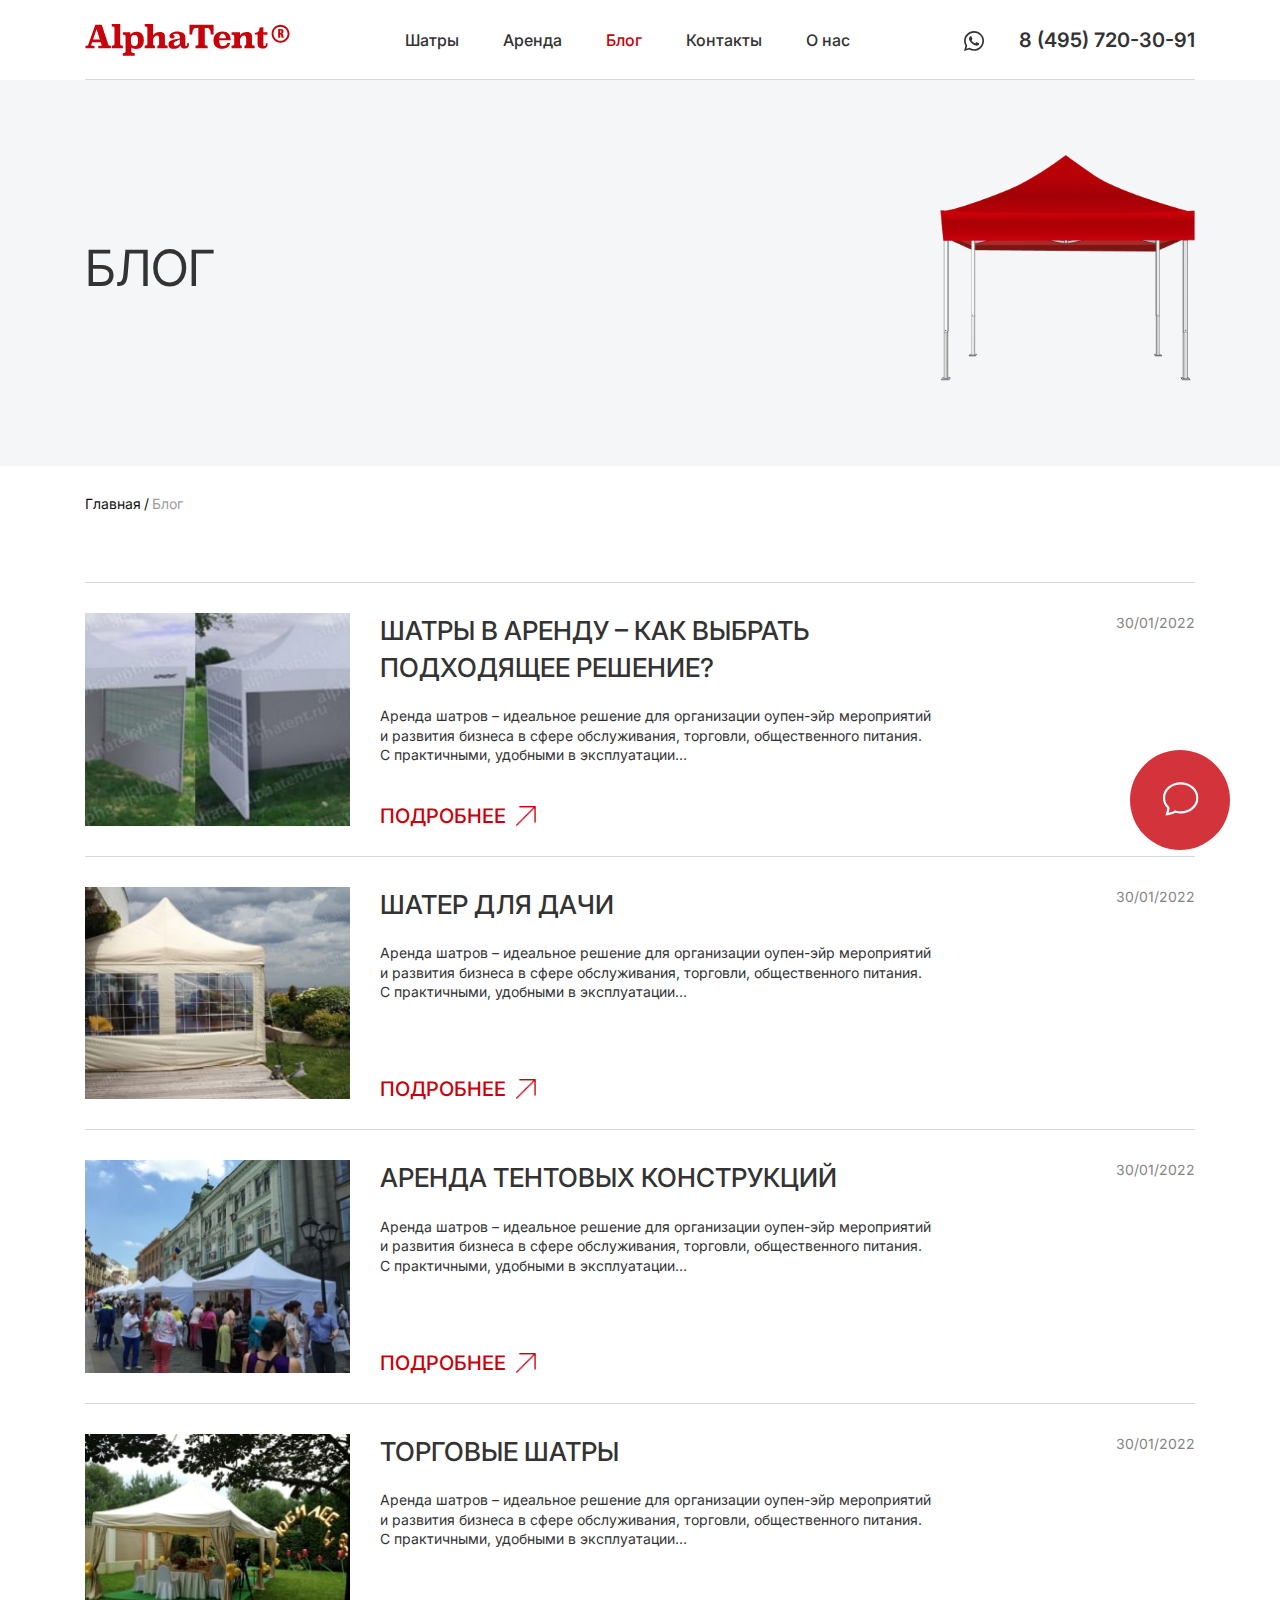
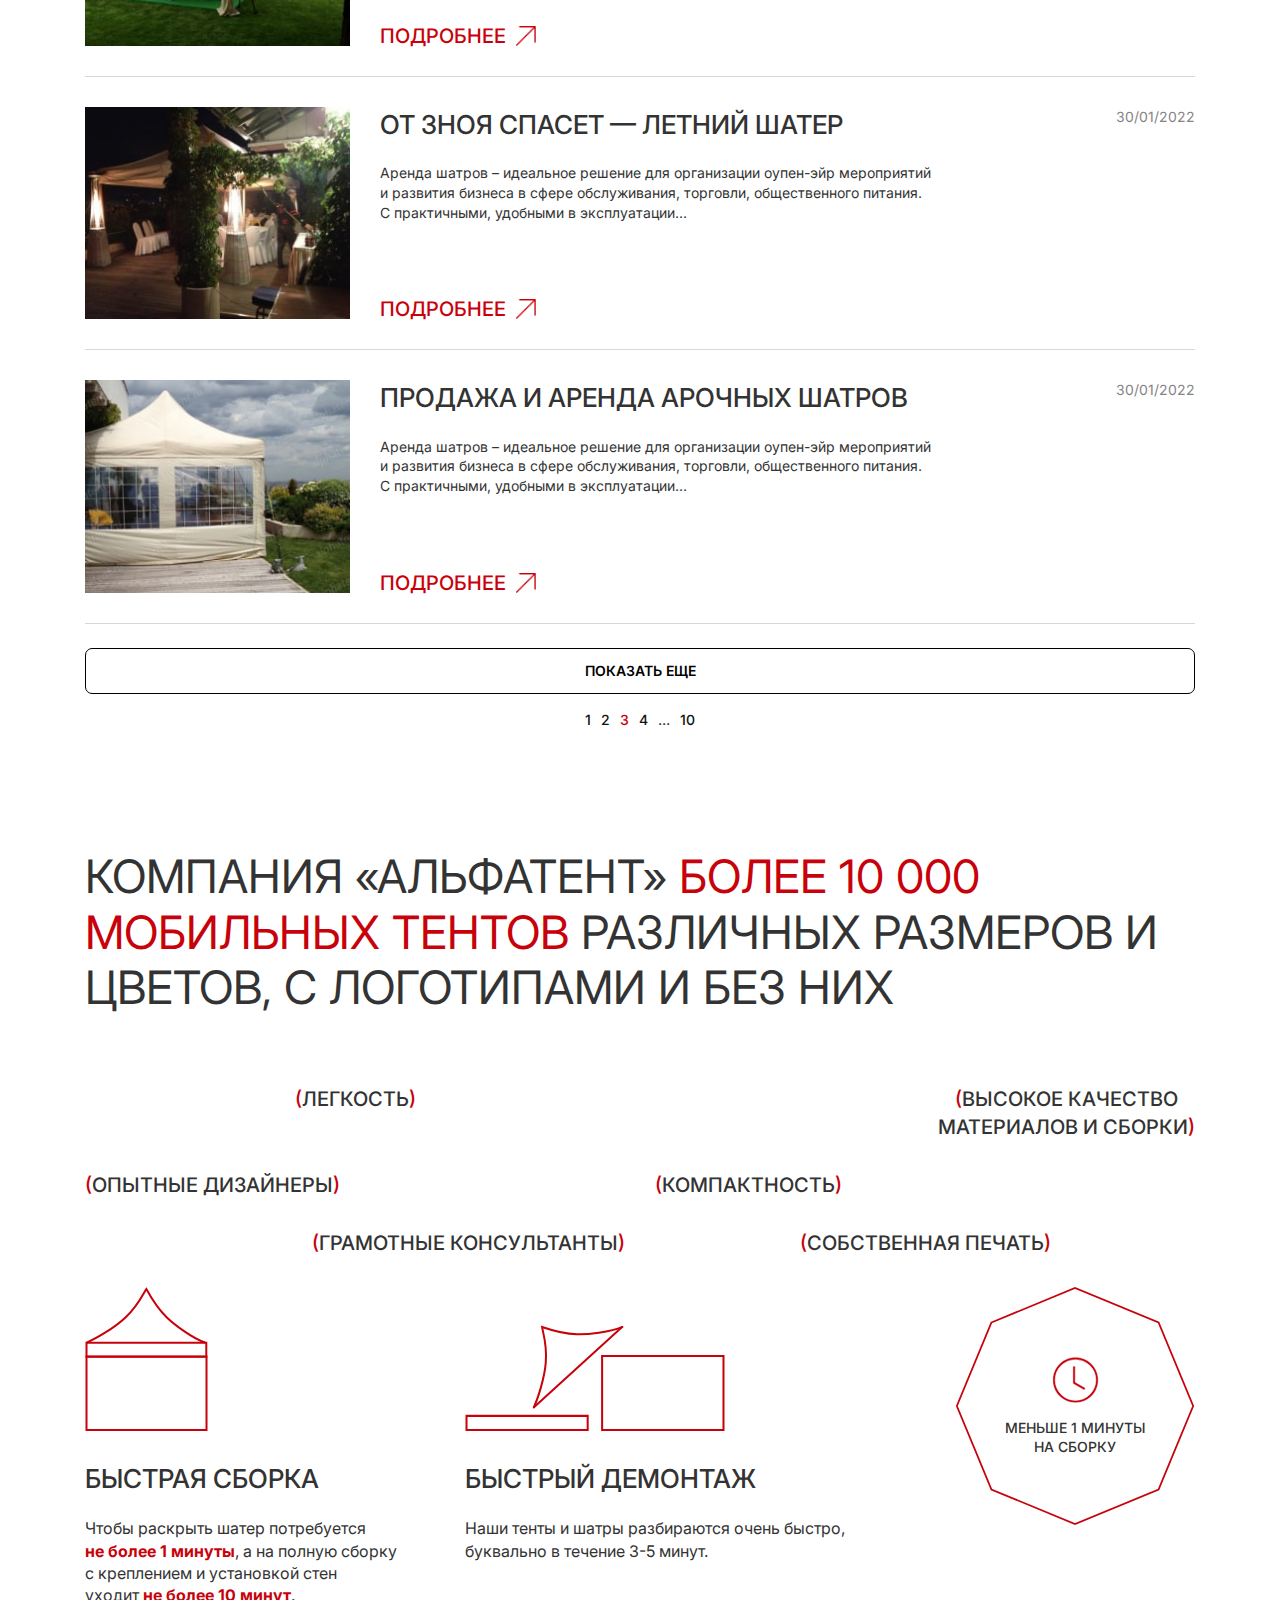
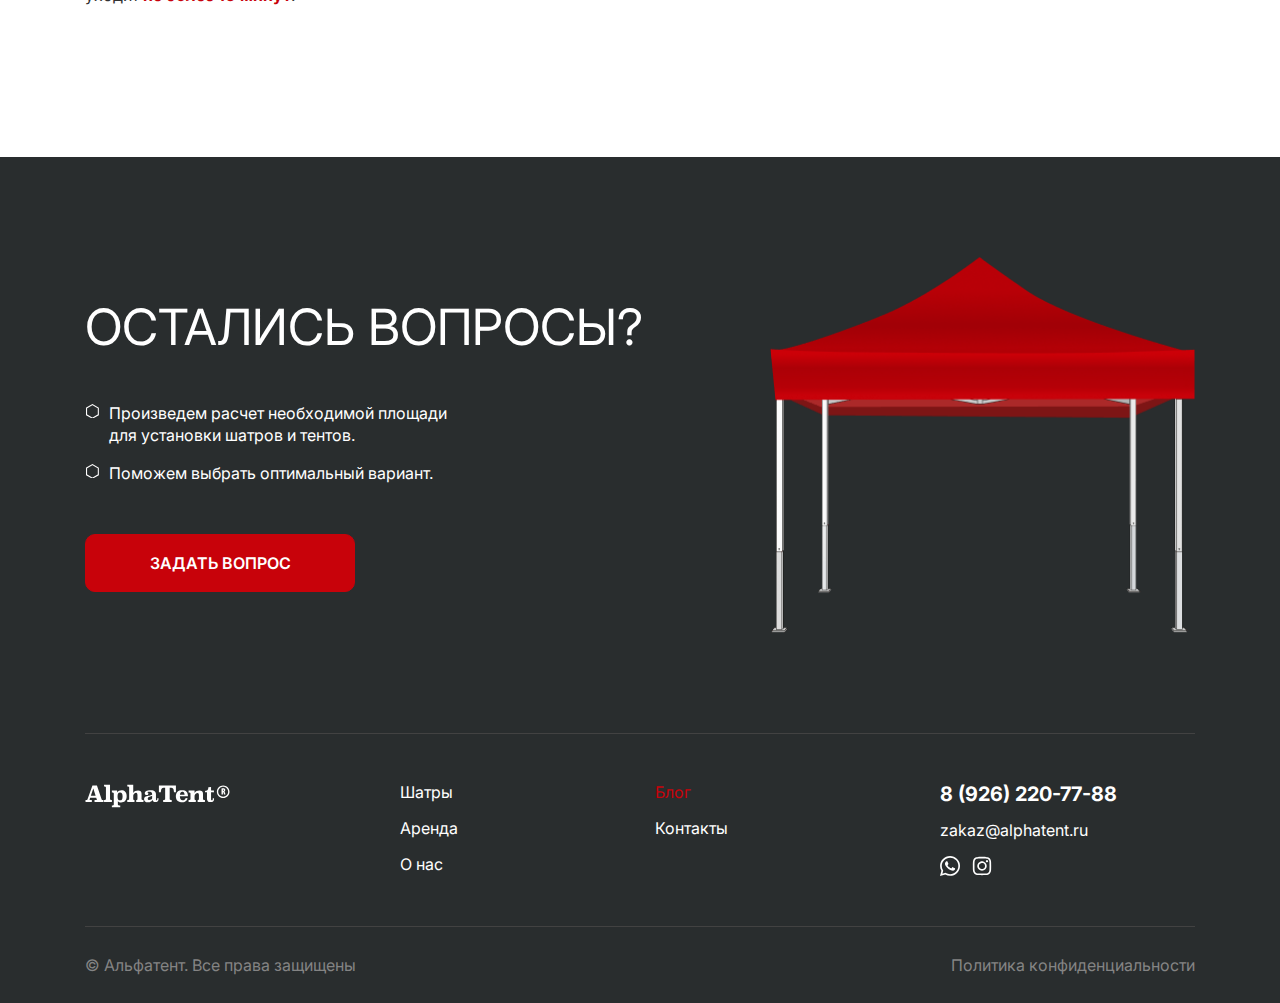
<file: blog.html>
<!DOCTYPE html>
<html lang="en">
<head>
    <meta charset="UTF-8">
    <link rel="shortcut icon" href="img/favicon_r.png" type="image/png">
    <meta name="viewport" content="width=device-width, initial-scale=1, shrink-to-fit=no">
    <link rel="preconnect" href="https://fonts.googleapis.com">
    <link rel="preconnect" href="https://fonts.gstatic.com" crossorigin>
    <link href="https://fonts.googleapis.com/css2?family=Inter:wght@300;400;500;600;700&display=swap" rel="stylesheet">
    <link rel="stylesheet" href="./css/styles.css">
    <!-- Bootstrap CSS -->
    <link rel="stylesheet" href="./bootstrap/css/bootstrap.min.css">
    <!-- Swiper slider -->
    <link rel="stylesheet" href="https://unpkg.com/swiper@8.0.6/swiper-bundle.min.css">
    <!-- Fancybox -->
    <link rel="stylesheet" href="https://cdn.jsdelivr.net/npm/@fancyapps/ui/dist/fancybox.css">
    <title>AlfaTent</title>
</head>
<body>
    <div class="wrapper">
        <div class="header">
            <div class="container d-flex align-items-center justify-content-between">
                <a class="logo" href="/" title="AlfaTent">
                    <img src="img/logo_r.svg" class="img-fluid" alt="AlfaTent">
                </a>
                <div class="head_menu d-none d-xl-block">
                    <ul class="list-unstyled mb-xl-0 d-xl-flex flex-nowrap justify-content-xl-between">
                        <li class="li_first d-xl-none">
                            <span class="phone_num"><a href="tel:84957203091">8 (495) 720-30-91</a></span>
                            <span class="phone_pic ml-auto mr-auto mb-0"><a href="/"><img src="img/phone_w-ico.svg" class="img-fluid" alt="AlfaTent"></a></span>
                        </li>
                        <li><a href="./catalog.html" title="Шатры">Шатры</a></li>
                        <li><a href="./rent.html" title="Аренда">Аренда</a></li>
                        <li class="active"><a href="./blog.html" title="Блог">Блог</a></li>
                        <li><a href="/" title="Контакты">Контакты</a></li>
                        <li><a href="/" title="О нас">О нас</a></li>
                    </ul>
                </div>
                <div class="head_text d-flex align-items-center justify-content-end">
                    <span class="phone_num d-none d-md-block"><a href="tel:84957203091">8 (495) 720-30-91</a></span>
                    <span class="phone_pic"><a href="/"><img src="img/phone_b-ico.svg" class="img-fluid" alt="AlfaTent"></a></span>
                    <span class="nav-toggle d-block d-xl-none"><span></span></span>
                </div>
            </div>
        </div>
        <div class="content content_inner">
            <div class="top_leader">
                <div class="container">
                    <div class="row">
                        <div class="col-12 col-md-4 col-xl-3 order-md-2 d-md-flex align-items-center">
                            <img src="images/tent_red.png" class="img-fluid">
                        </div>
                        <div class="col-12 col-md-8 col-xl-9 order-md-1 d-md-flex flex-column justify-content-center">
                            <div class="top_head mb-0">
                                <span>Блог</span>
                            </div>
                        </div>
                    </div>
                </div>
            </div>
            <div class="content_wrap">
                <div class="container">
                    <ul class="breadcrumbs">
                        <li><a href="/" title="Главная">Главная</a></li>
                        <li>Блог</li>
                    </ul>
                    <div class="content_col">
                        <div class="blog_list">
                            <div class="blog_list-item d-flex flex-column flex-md-row flex-nowrap">
                                <div class="blog_list-item-pict">
                                    <img src="images/blog_pict-1.jpg" class="img-fluid">
                                </div>
                                <div class="blog_list-item-text">
                                    <div class="blog_list-item-text-wrap d-flex flex-column justify-content-xl-between align-items-start">
                                        <div>
                                            <div class="blog_list-item-date">30/01/2022</div>
                                            <div class="blog_list-item-head">Шатры в аренду – как выбрать подходящее решение?</div>
                                            <p>Аренда шатров – идеальное решение для организации оупен-эйр мероприятий и развития бизнеса в сфере обслуживания, торговли, общественного питания. С практичными, удобными в эксплуатации...</p>
                                        </div>
                                        <a class="custom_link" href="/">Подробнее</a>
                                    </div>
                                </div>
                            </div>
                            <div class="blog_list-item d-flex flex-column flex-md-row flex-nowrap">
                                <div class="blog_list-item-pict">
                                    <img src="images/blog_pict-2.jpg" class="img-fluid">
                                </div>
                                <div class="blog_list-item-text">
                                    <div class="blog_list-item-text-wrap d-flex flex-column justify-content-xl-between align-items-start">
                                        <div>
                                            <div class="blog_list-item-date">30/01/2022</div>
                                            <div class="blog_list-item-head">Шатер для дачи</div>
                                            <p>Аренда шатров – идеальное решение для организации оупен-эйр мероприятий и развития бизнеса в сфере обслуживания, торговли, общественного питания. С практичными, удобными в эксплуатации...</p>
                                        </div>
                                        <a class="custom_link" href="/">Подробнее</a>
                                    </div>
                                </div>
                            </div>
                            <div class="blog_list-item d-flex flex-column flex-md-row flex-nowrap">
                                <div class="blog_list-item-pict">
                                    <img src="images/blog_pict-3.jpg" class="img-fluid">
                                </div>
                                <div class="blog_list-item-text">
                                    <div class="blog_list-item-text-wrap d-flex flex-column justify-content-xl-between align-items-start">
                                        <div>
                                            <div class="blog_list-item-date">30/01/2022</div>
                                            <div class="blog_list-item-head">Аренда тентовых конструкций</div>
                                            <p>Аренда шатров – идеальное решение для организации оупен-эйр мероприятий и развития бизнеса в сфере обслуживания, торговли, общественного питания. С практичными, удобными в эксплуатации...</p>
                                        </div>
                                        <a class="custom_link" href="/">Подробнее</a>
                                    </div>
                                </div>
                            </div>
                            <div class="blog_list-item d-flex flex-column flex-md-row flex-nowrap">
                                <div class="blog_list-item-pict">
                                    <img src="images/blog_pict-4.jpg" class="img-fluid">
                                </div>
                                <div class="blog_list-item-text">
                                    <div class="blog_list-item-text-wrap d-flex flex-column justify-content-xl-between align-items-start">
                                        <div>
                                            <div class="blog_list-item-date">30/01/2022</div>
                                            <div class="blog_list-item-head">Торговые шатры</div>
                                            <p>Аренда шатров – идеальное решение для организации оупен-эйр мероприятий и развития бизнеса в сфере обслуживания, торговли, общественного питания. С практичными, удобными в эксплуатации...</p>
                                        </div>
                                        <a class="custom_link" href="/">Подробнее</a>
                                    </div>
                                </div>
                            </div>
                            <div class="blog_list-item d-flex flex-column flex-md-row flex-nowrap">
                                <div class="blog_list-item-pict">
                                    <img src="images/blog_pict-5.jpg" class="img-fluid">
                                </div>
                                <div class="blog_list-item-text">
                                    <div class="blog_list-item-text-wrap d-flex flex-column justify-content-xl-between align-items-start">
                                        <div>
                                            <div class="blog_list-item-date">30/01/2022</div>
                                            <div class="blog_list-item-head">От зноя спасет — Летний шатер</div>
                                            <p>Аренда шатров – идеальное решение для организации оупен-эйр мероприятий и развития бизнеса в сфере обслуживания, торговли, общественного питания. С практичными, удобными в эксплуатации...</p>
                                        </div>
                                        <a class="custom_link" href="/">Подробнее</a>
                                    </div>
                                </div>
                            </div>
                            <div class="blog_list-item d-flex flex-column flex-md-row flex-nowrap">
                                <div class="blog_list-item-pict">
                                    <img src="images/blog_pict-6.jpg" class="img-fluid">
                                </div>
                                <div class="blog_list-item-text">
                                    <div class="blog_list-item-text-wrap d-flex flex-column justify-content-xl-between align-items-start">
                                        <div>
                                            <div class="blog_list-item-date">30/01/2022</div>
                                            <div class="blog_list-item-head">Продажа и аренда арочных шатров</div>
                                            <p>Аренда шатров – идеальное решение для организации оупен-эйр мероприятий и развития бизнеса в сфере обслуживания, торговли, общественного питания. С практичными, удобными в эксплуатации...</p>
                                        </div>
                                        <a class="custom_link" href="/">Подробнее</a>
                                    </div>
                                </div>
                            </div>
                            <div class="link_all text-center d-flex flex-column mt-4">
                                <a class="btn btn_b" href="/">Показать еще</a>
                            </div>
                            <div class="link_nav text-center mt-3">
                                <ul class="list-unstyled mb-0 d-flex justify-content-center">
                                    <li><a href="/">1</a></li>
                                    <li><a href="/">2</a></li>
                                    <li class="active"><a href="/">3</a></li>
                                    <li><a href="/">4</a></li>
                                    <li>...</li>
                                    <li><a href="/">10</a></li>
                                </ul>
                            </div>
                        </div>
                    </div>
                </div>
            </div>
            <div class="production_block">
                <div class="container">
                    <div class="big_head">
                        <span class="bh-1">Компания «Альфатент» <i>более 10 000 мобильных </i></span>
                        <span class="bh-2"><i>тентов</i> различных размеров и цветов, </span>
                        <span class="bh-3">с логотипами и без них</span>
                    </div>
                    <div class="production_block-list">
                        <div class="row">
                            <div class="col-12 col-md-6">
                                <div class="production_block-list-item production_block-list-item-flat text-left text-xl-center production_block-list-item-1">
                                    <span><i>(</i>Легкость<i>)</i></span>
                                </div>
                            </div>
                            <div class="col-12 col-md-6">
                                <div class="production_block-list-item production_block-list-item-flat text-center text-xl-right production_block-list-item-2">
                                    <span class="d-xl-inline-block text-center"><i>(</i>Высокое качество <br>материалов и сборки<i>)</i></span>
                                </div>
                            </div>
                            <div class="col-12 col-md-6">
                                <div class="production_block-list-item production_block-list-item-flat text-left production_block-list-item-3">
                                    <span><i>(</i>Опытные дизайнеры<i>)</i></span>
                                </div>
                            </div>
                            <div class="col-12 col-md-6">
                                <div class="production_block-list-item production_block-list-item-flat text-right text-md-center text-xl-left production_block-list-item-4">
                                    <span><i>(</i>Компактность<i>)</i></span>
                                </div>
                            </div>
                            <div class="col-12 col-md-6">
                                <div class="production_block-list-item production_block-list-item-flat text-left text-xl-right production_block-list-item-5">
                                    <span><i>(</i>Грамотные <br class="d-md-none">консультанты<i>)</i></span>
                                </div>
                            </div>
                            <div class="col-12 col-md-6">
                                <div class="production_block-list-item production_block-list-item-flat text-right text-md-center production_block-list-item-6">
                                    <span><i>(</i>Собственная печать<i>)</i></span>
                                </div>
                            </div>
                            <div class="col-12 col-md-6 col-xl-4">
                                <div class="production_block-list-item production_block-list-item-wpict production_block-list-item-7 mt-4 mt-md-0">
                                    <span class="production_block-list-item-pict">
                                        <img src="img/prod_pict-1.svg" class="img-fluid" alt="AlfaTent">
                                    </span>
                                    <span class="production_block-list-item-head">Быстрая сборка</span>
                                    <span>Чтобы раскрыть шатер потребуется <br class="d-none d-md-block"><i>не более 1 минуты</i>, а на полную сборку <br class="d-none d-md-block">с креплением и установкой стен <br class="d-none d-md-block">уходит <i>не более 10 минут</i>.</span>
                                </div>
                            </div>
                            <div class="col-12 col-md-6 col-xl-5 text-xl-center">
                                <div class="production_block-list-item production_block-list-item-wpict production_block-list-item-8 d-xl-inline-block text-left">
                                    <span class="production_block-list-item-pict">
                                        <img src="img/prod_pict-2.svg" class="img-fluid" alt="AlfaTent">
                                    </span>
                                    <span class="production_block-list-item-head">Быстрый демонтаж</span>
                                    <span>Наши тенты и шатры разбираются очень быстро, буквально в течение 3-5 минут.</span>
                                </div>
                            </div>
                            <div class="col-12 col-xl-3">
                                <div class="production_block-list-item production_block-list-item-wpict production_block-list-item-pict-triangle d-flex align-items-center justify-content-center float-xl-right">
                                    <div>
                                        <span class="production_block-list-item-pict">
                                            <img src="img/prod_pict-3.svg" class="img-fluid" alt="AlfaTent">
                                        </span>
                                        <span class="production_block-list-item-head text-center">Меньше 1 минуты<br>на сборку</span>
                                    </div>
                                </div>
                            </div>
                        </div>
                    </div>
                </div>
            </div>
            <a class="chat" href="/">Чат</a>
        </div>
        <div class="footer">
            <div class="container">
                <div class="foot_t">
                    <div class="row">
                        <div class="col-12 col-xl-5 order-xl-2 text-xl-right">
                            <img src="images/footer_pict.png" class="img-fluid" alt="Тент">
                        </div>
                        <div class="col-12 col-xl-7 order-xl-1">
                            <div class="foot_head">Остались вопросы?</div>
                            <ul>
                                <li>Произведем расчет необходимой площади для установки шатров и тентов.</li>
                                <li>Поможем выбрать оптимальный вариант.</li>
                            </ul>
                            <a href="/" class="btn btn_r" title="Задать вопрос" data-toggle="modal" data-target="#exampleModal1"><span>Задать вопрос</span></a>
                        </div>
                    </div>
                </div>
                <div class="foot_m">
                    <div class="row">
                        <div class="col-12 col-md-3 text-center text-md-left">
                            <a class="logo" href="/" title="AlfaTent">
                                <img src="img/logo_w.svg" class="img-fluid" alt="AlfaTent">
                            </a>
                        </div>
                        <div class="col-12 col-md-5 col-xl-6 text-center text-md-left">
                            <ul class="d-md-flex flex-wrap justify-content-between">
                                <li class="order-md-1"><a href="./catalog.html" title="Шатры">Шатры</a></li>
                                <li class="order-md-3"><a href="./rent.html" title="Аренда">Аренда</a></li>
                                <li class="active order-md-2"><a href="./blog.html" title="Блог">Блог</a></li>
                                <li class="order-md-4"><a href="/" title="Контакты">Контакты</a></li>
                                <li class="order-md-5"><a href="/" title="О нас">О нас</a></li>
                            </ul>
                        </div>
                        <div class="col-12 col-md-4 col-xl-3 text-center text-md-left">
                            <p><a href="tel:89262207788"><b>8 (926) 220-77-88</b></a></p>
                            <p><a href="mailto:zakaz@alphatent.ru">zakaz@alphatent.ru</a></p>
                            <p>
                                <a href="/" class="mr-md-2"><img src="img/phone_w-ico.svg" class="img-fluid" alt="AlfaTent"></a>
                                <a href="/"><img src="img/insta_w-ico.svg" class="img-fluid" alt="AlfaTent"></a>
                            </p>
                        </div>
                    </div>
                </div>
                <div class="foot_b">
                    <div class="row">
                        <div class="col-12 col-md-6 text-center text-md-left">
                            © Альфатент. Все права защищены
                        </div>
                        <div class="col-12 col-md-6 text-center text-md-right">
                            <a href="/" title="Политика конфиденциальности">Политика конфиденциальности</a>
                        </div>
                    </div>
                </div>
            </div>
        </div>
        <!-- Modal -->
        <div class="modal fade" id="exampleModal1" tabindex="-1" aria-labelledby="exampleModalLabel" aria-hidden="true">
            <div class="modal-dialog">
                <div class="modal-content">
                    <span class="btn-close" data-dismiss="modal" aria-label="Close">&#10006;</span>
                    <div class="modal-body">
                        <div class="modal_form">
                            <div class="mf_head">Заполните форму</div>
                            <p>И мы свяжемся с вами в ближайшее <br>для уточнения деталей</p>
                            <form>
                                <div class="form-group">
                                    <label>Имя</label>
                                    <input type="text" class="form-control" value="" placeholder="Например, Мария">
                                </div>
                                <div class="form-group">
                                    <label>Телефон</label>
                                    <input type="text" class="form-control" value="" placeholder="+7 (999) 999-99-99">
                                </div>
                                <div class="form-group">
                                    <label>Email<sup>*</sup></label>
                                    <input type="text" class="form-control" value="" placeholder="info@email.com">
                                </div>
                                <div class="form-group">
                                    <label>Сообщение</label>
                                    <textarea class="form-control" placeholder="Текст комментария"></textarea>
                                </div>
                                <button class="btn btn_r">Отправить</button>
                                <div class="form_info">Нажимая кнопку, вы соглашаетесь с <br><a href="/" title="Политика">Политикой обработки персональных данных</a></div>
                            </form>
                        </div>
                    </div>
                </div>
            </div>
        </div>
        <!-- Modal success -->
        <div class="modal fade" id="exampleModal2" tabindex="-1" aria-labelledby="exampleModalLabel" aria-hidden="true">
            <div class="modal-dialog">
                <div class="modal-content">
                    <span class="btn-close" data-dismiss="modal" aria-label="Close">&#10006;</span>
                    <div class="modal-body">
                        <div class="modal_form">
                            <p><img src="img/success_ico.svg"></p>
                            <div class="mf_head">Спасибо!</div>
                            <p>Ваша заявка успешно отправлена.</p>
                            <p>В ближайшее время наши <br>специалисты свяжутся с Вами.</p>
                        </div>
                    </div>
                </div>
            </div>
        </div>
    </div>
    <!-- jQuery and Bootstrap Bundle -->
    <script src="https://code.jquery.com/jquery-3.5.1.slim.min.js"></script>
    <script src="./bootstrap/js/bootstrap.bundle.min.js"></script>
    <!-- Swiper slider -->
    <script src="https://unpkg.com/swiper@8.0.6/swiper-bundle.min.js"></script>
    <!-- Fancybox -->
    <script src="https://cdn.jsdelivr.net/npm/@fancyapps/ui@4.0/dist/fancybox.umd.js"></script>
    <script src="./js/script.js"></script>
</body>
</html>
</file>
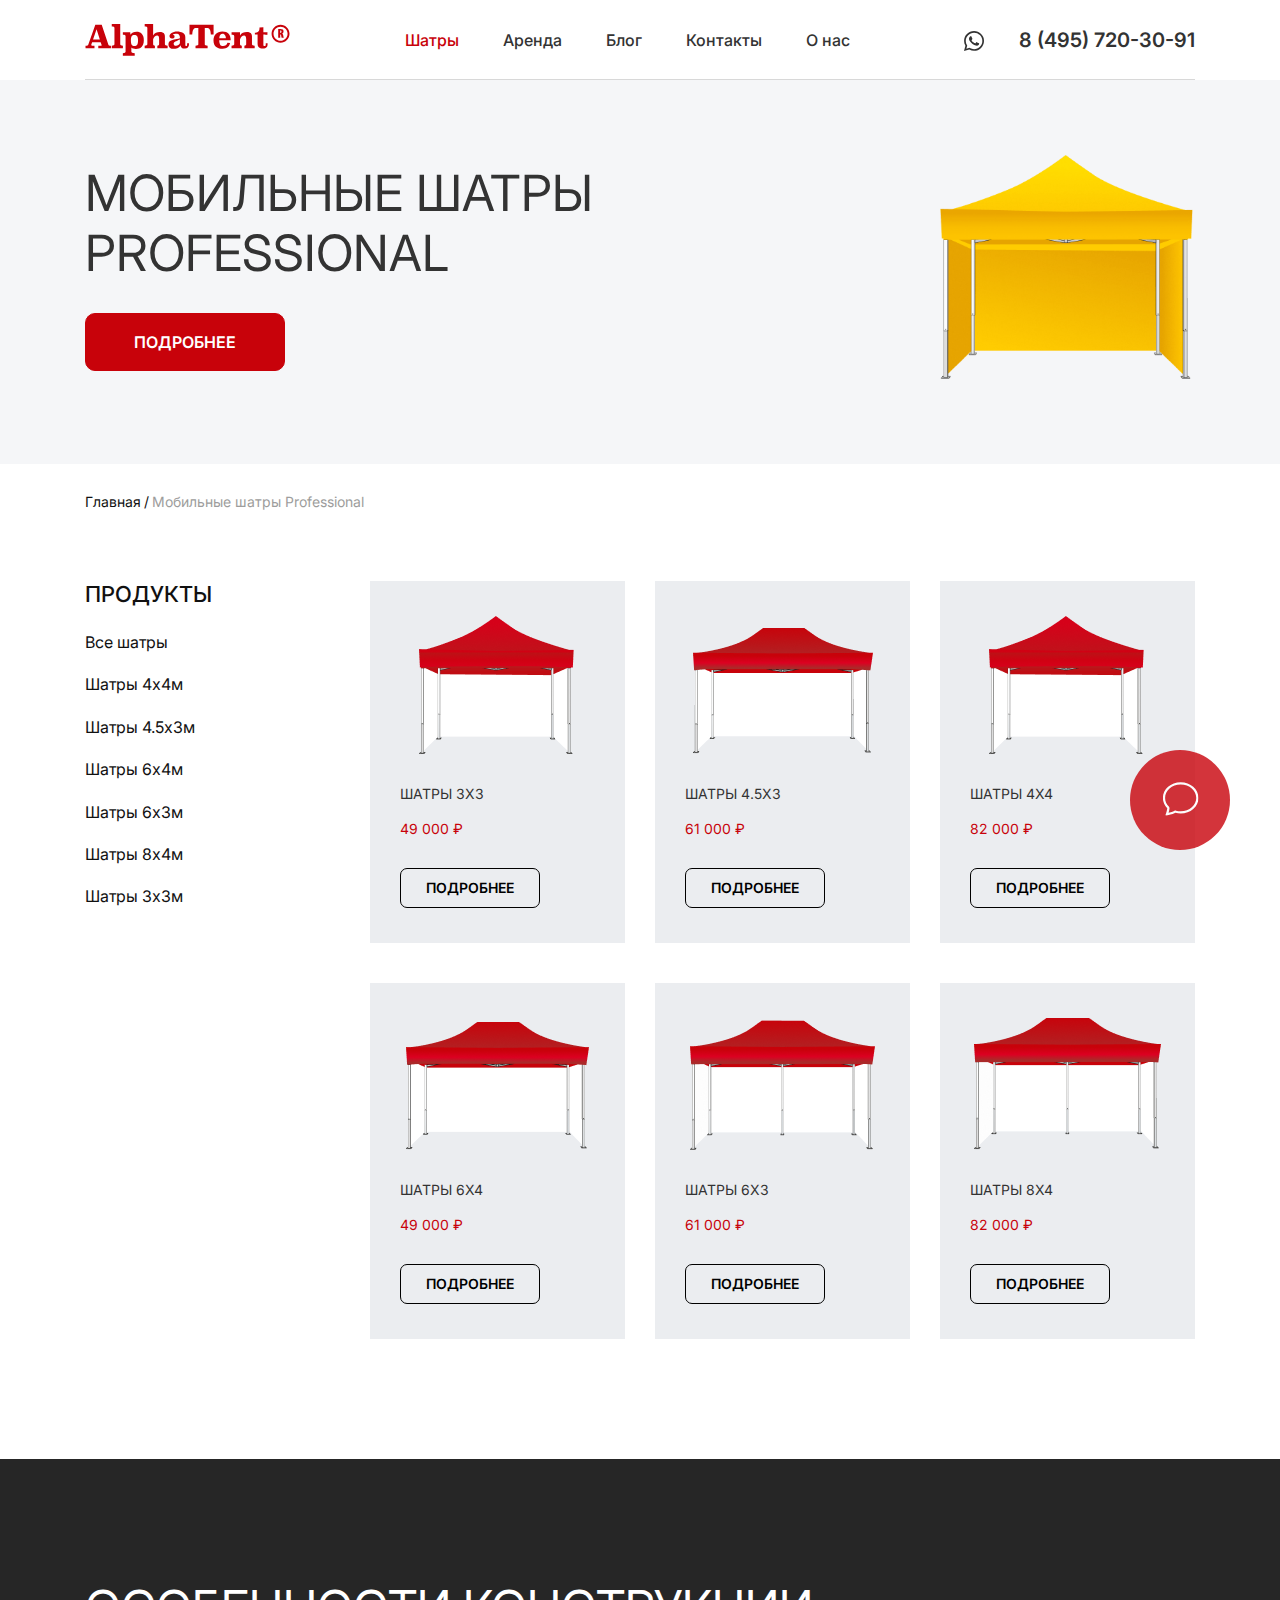
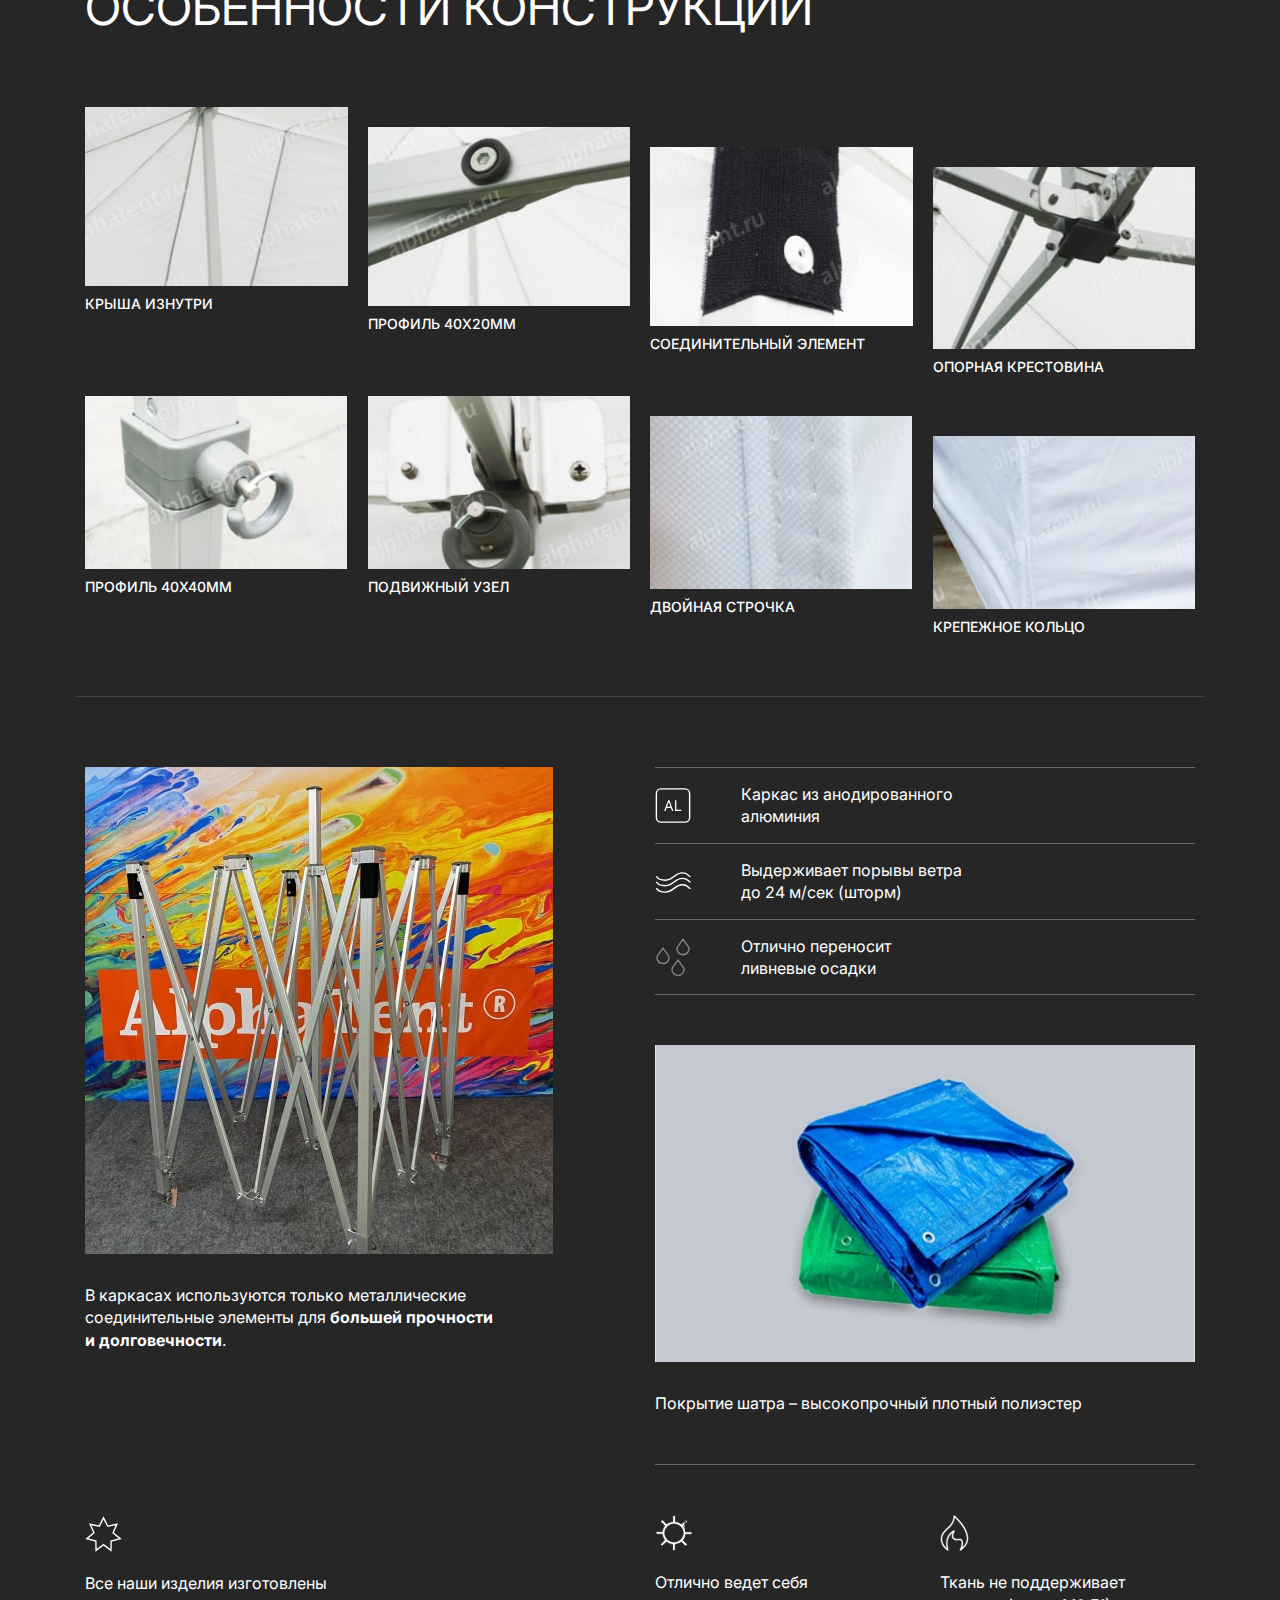
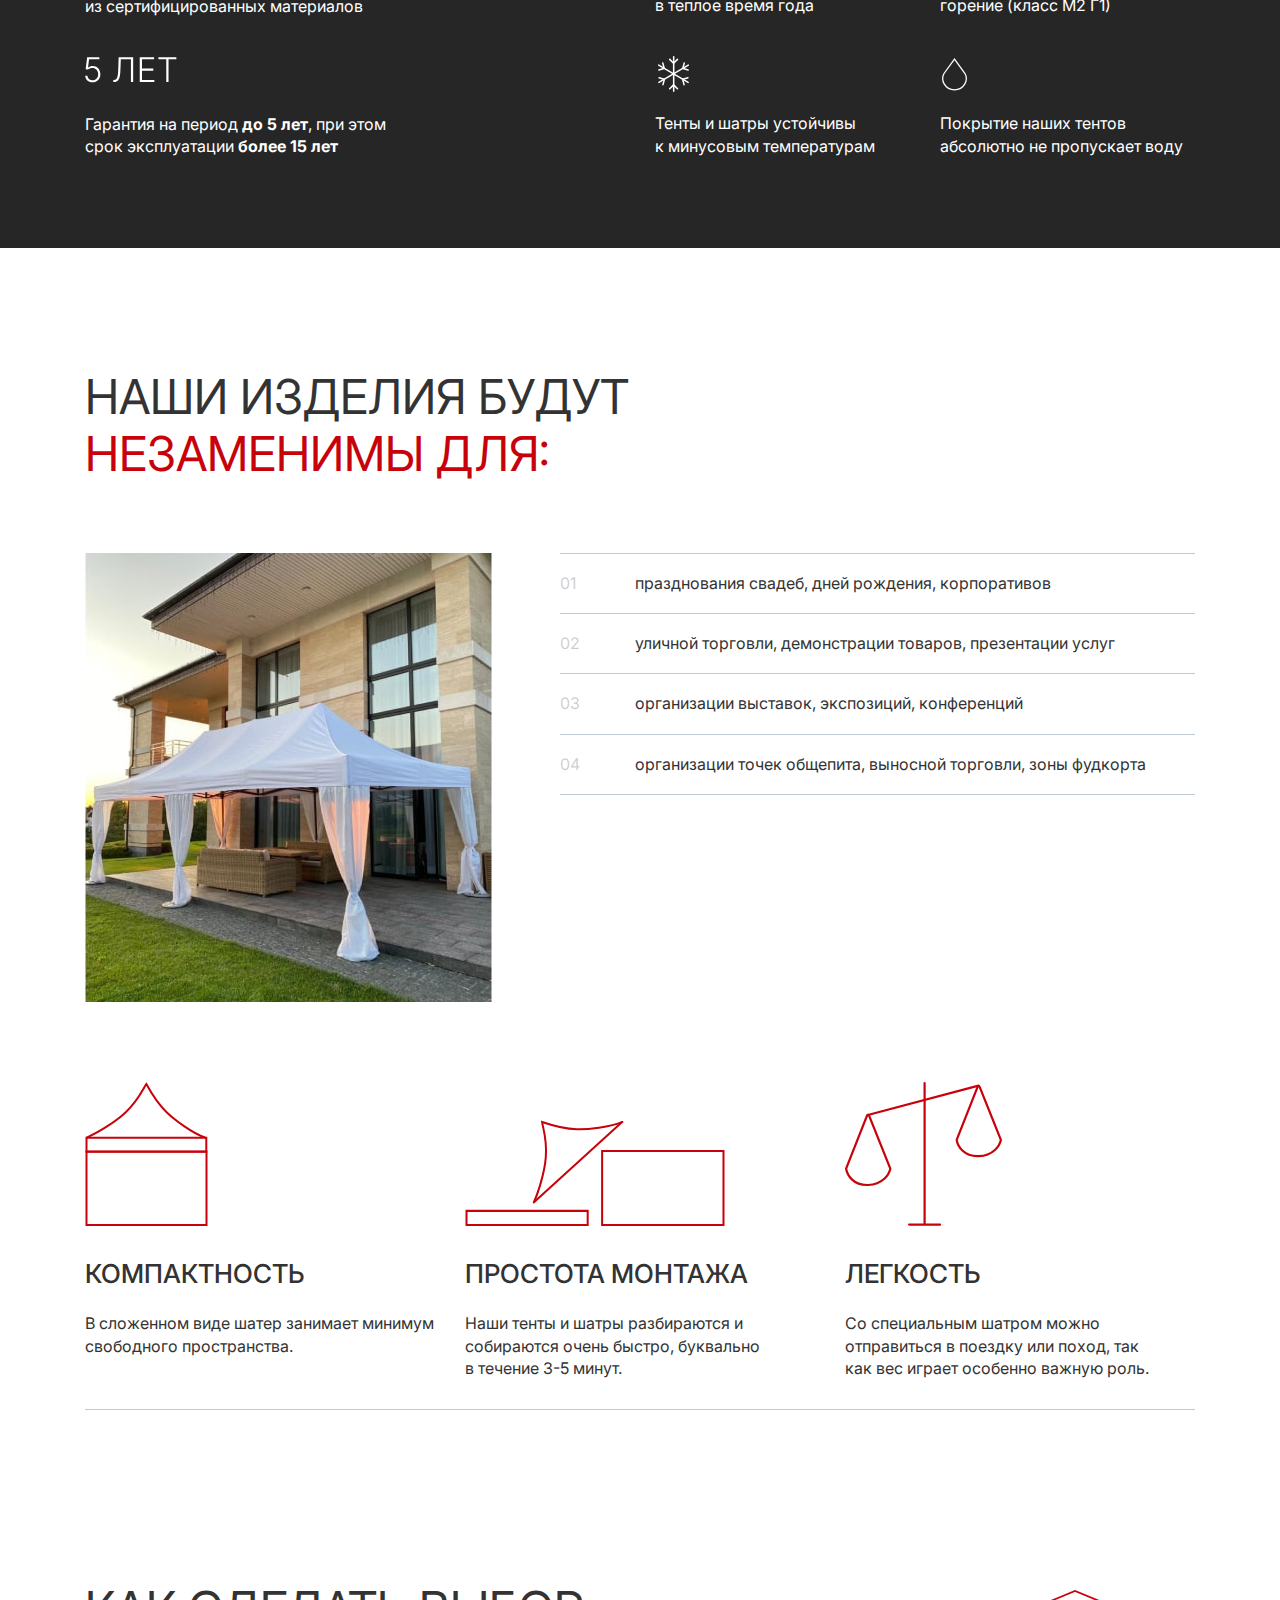
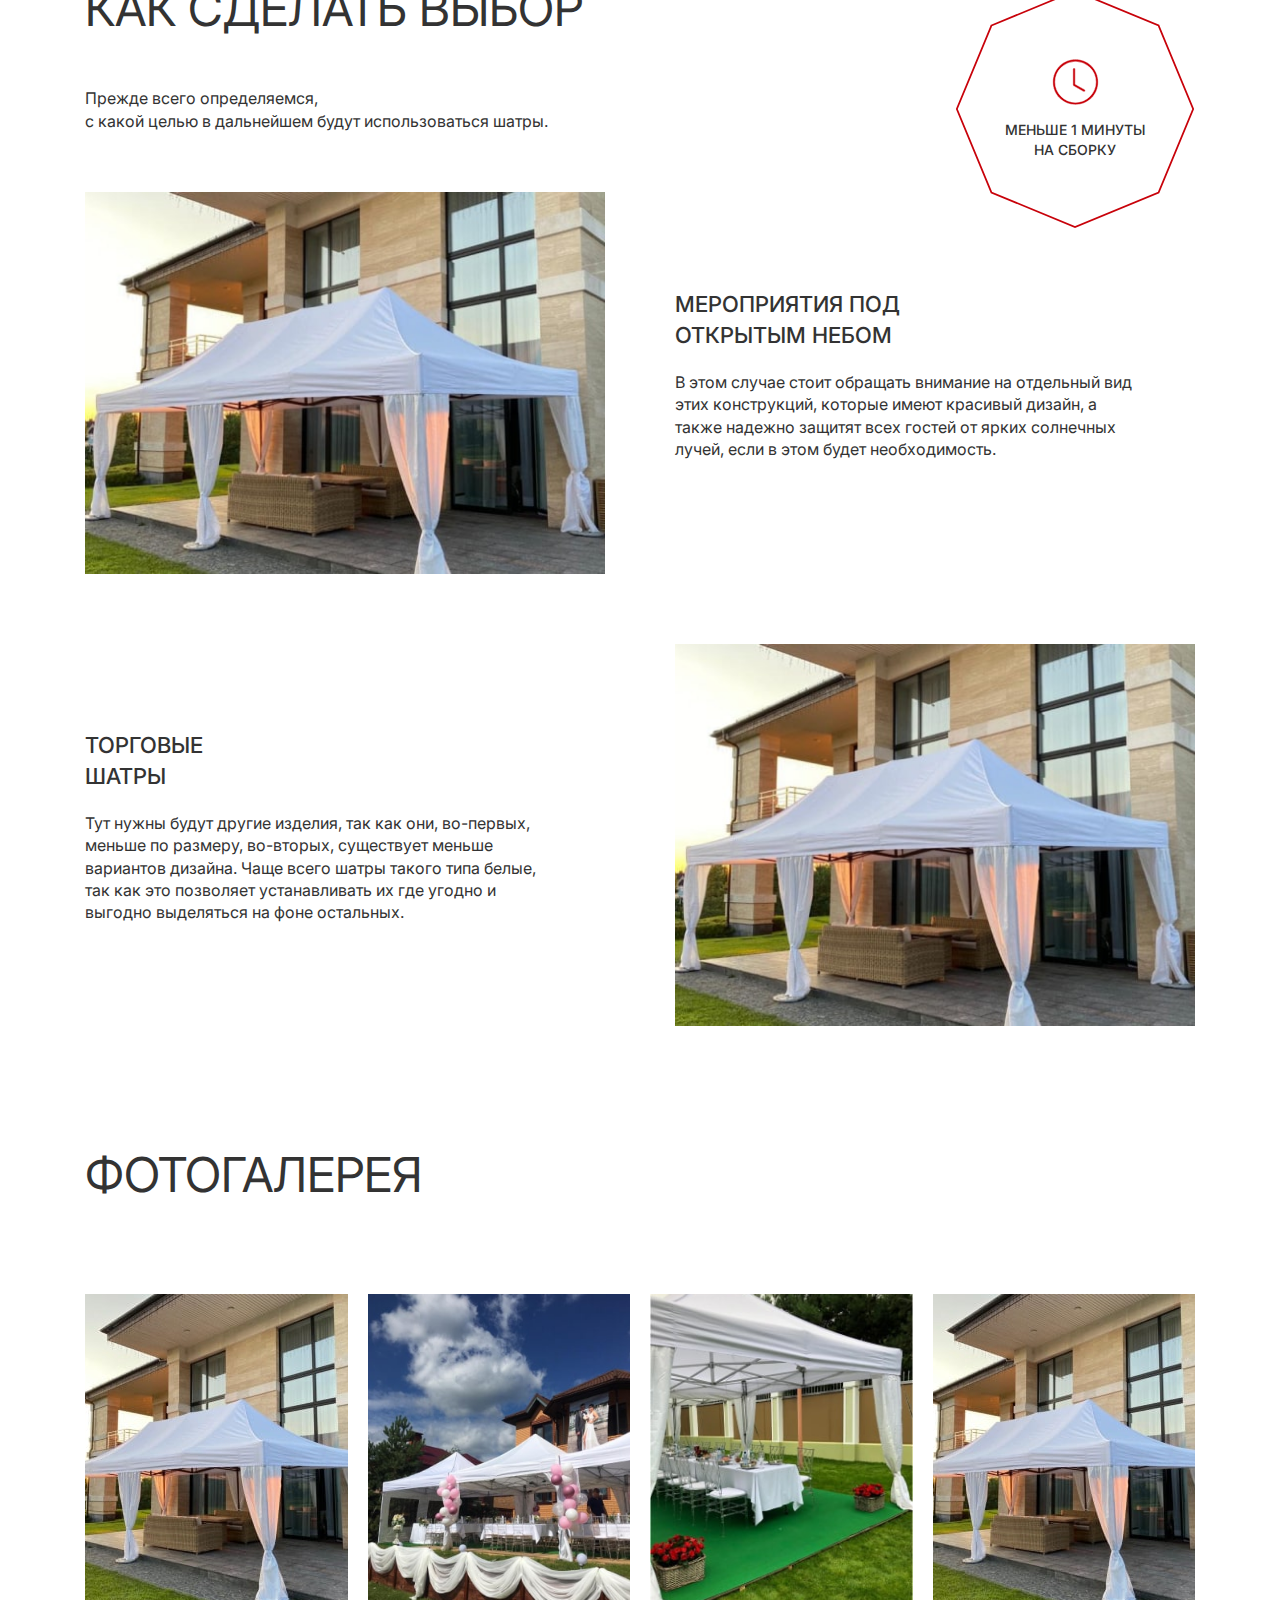
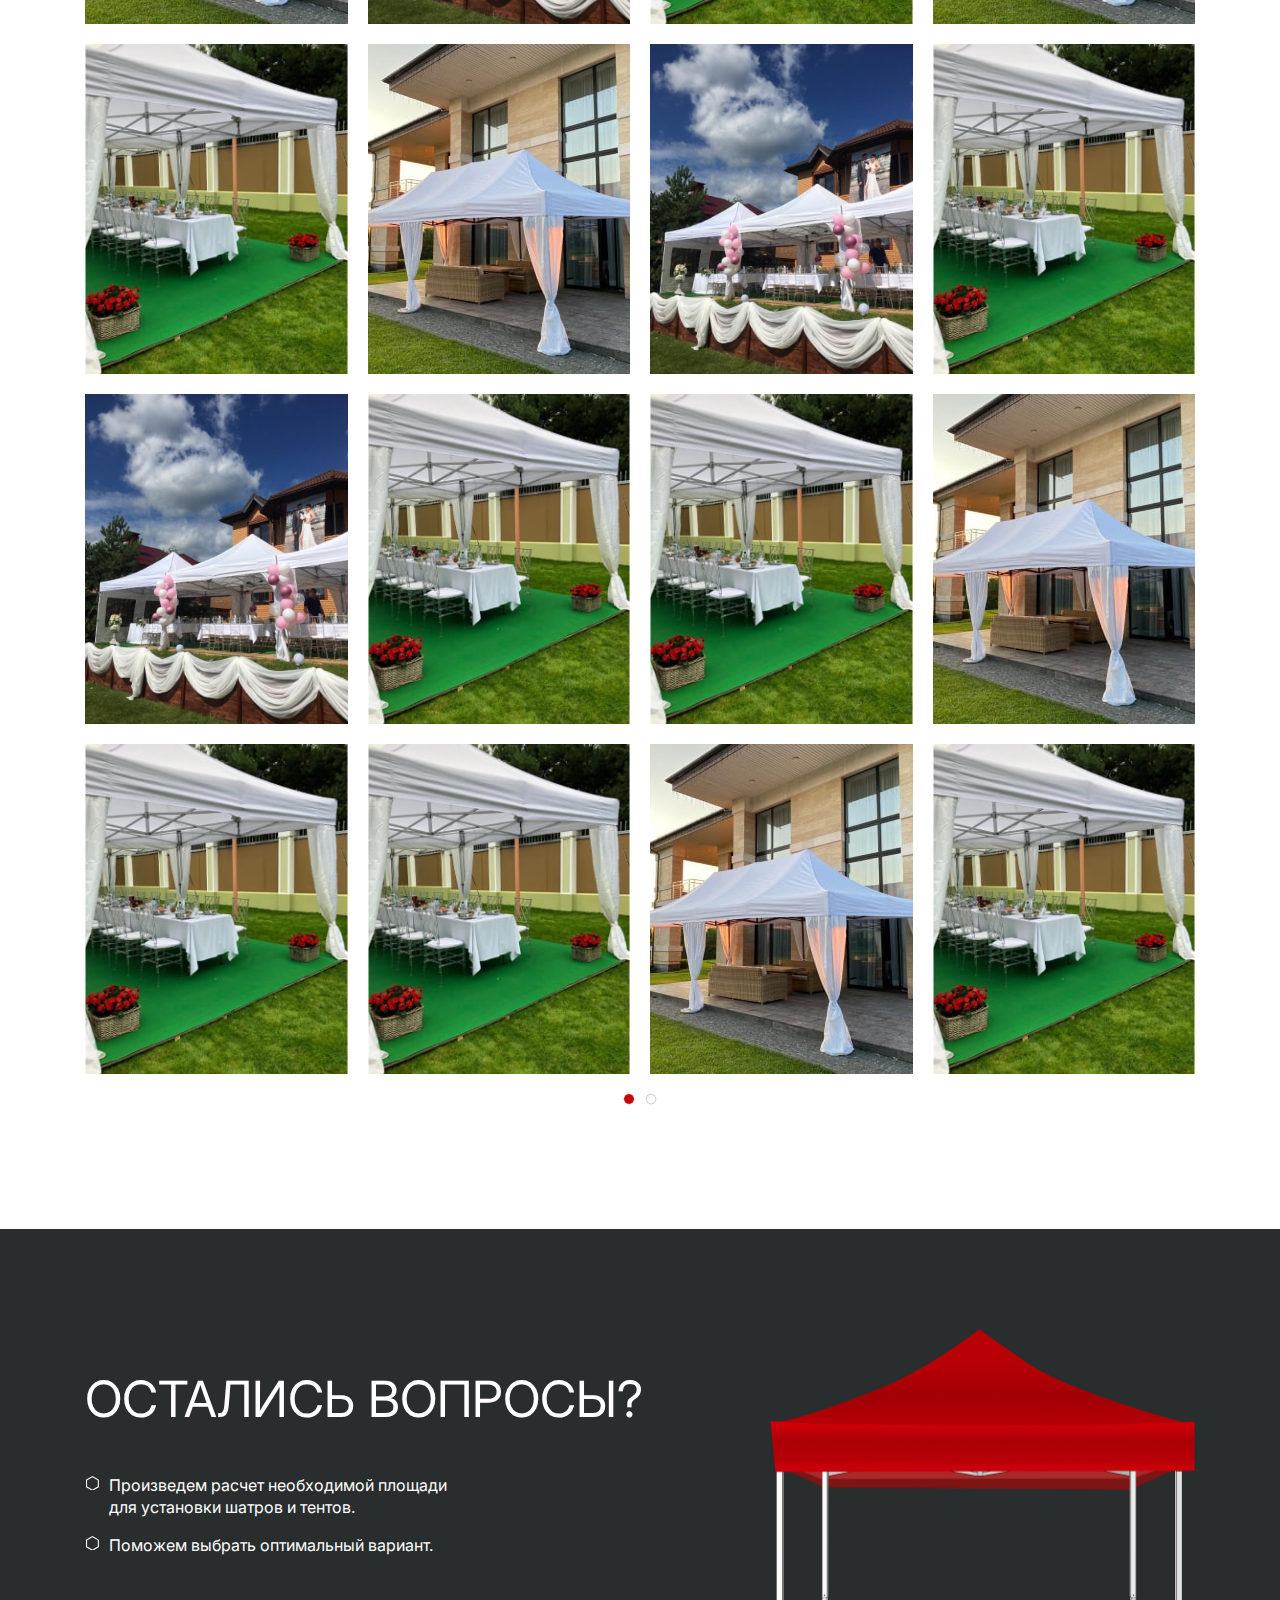
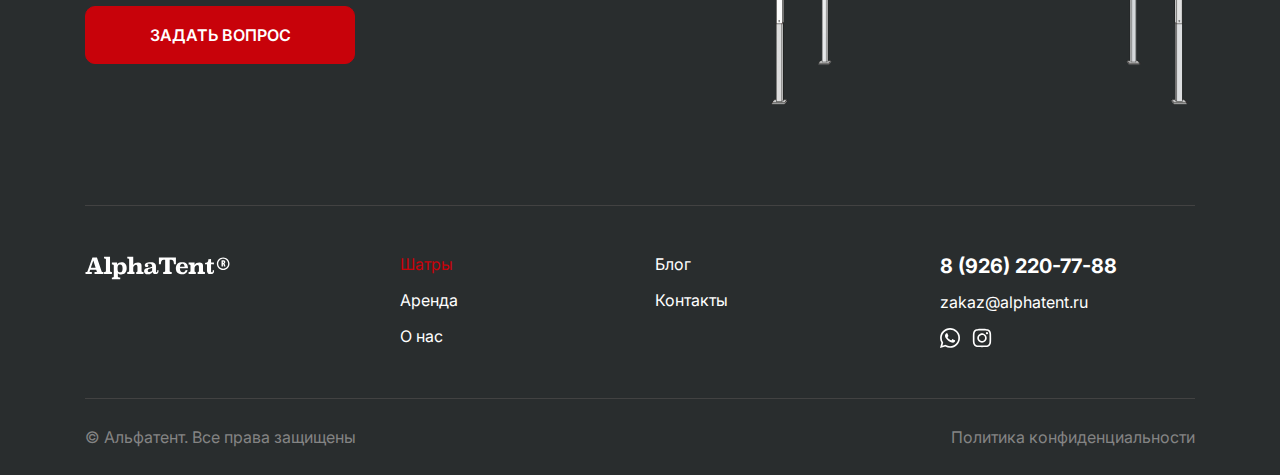
<file: catalog.html>
<!DOCTYPE html>
<html lang="en">
<head>
    <meta charset="UTF-8">
    <link rel="shortcut icon" href="img/favicon_r.png" type="image/png">
    <meta name="viewport" content="width=device-width, initial-scale=1, shrink-to-fit=no">
    <link rel="preconnect" href="https://fonts.googleapis.com">
    <link rel="preconnect" href="https://fonts.gstatic.com" crossorigin>
    <link href="https://fonts.googleapis.com/css2?family=Inter:wght@300;400;500;600;700&display=swap" rel="stylesheet">
    <link rel="stylesheet" href="./css/styles.css">
    <!-- Bootstrap CSS -->
    <link rel="stylesheet" href="./bootstrap/css/bootstrap.min.css">
    <!-- Swiper slider -->
    <link rel="stylesheet" href="https://unpkg.com/swiper@8.0.6/swiper-bundle.min.css">
    <!-- Fancybox -->
    <link rel="stylesheet" href="https://cdn.jsdelivr.net/npm/@fancyapps/ui/dist/fancybox.css">
    <title>AlfaTent</title>
</head>
<body>
    <div class="wrapper">
        <div class="header">
            <div class="container d-flex align-items-center justify-content-between">
                <a class="logo" href="/" title="AlfaTent">
                    <img src="img/logo_r.svg" class="img-fluid" alt="AlfaTent">
                </a>
                <div class="head_menu d-none d-xl-block">
                    <ul class="list-unstyled mb-xl-0 d-xl-flex flex-nowrap justify-content-xl-between">
                        <li class="li_first d-xl-none">
                            <span class="phone_num"><a href="tel:84957203091">8 (495) 720-30-91</a></span>
                            <span class="phone_pic ml-auto mr-auto mb-0"><a href="/"><img src="img/phone_w-ico.svg" class="img-fluid" alt="AlfaTent"></a></span>
                        </li>
                        <li class="active"><a href="./catalog.html" title="Шатры">Шатры</a></li>
                        <li><a href="./rent.html" title="Аренда">Аренда</a></li>
                        <li><a href="./blog.html" title="Блог">Блог</a></li>
                        <li><a href="/" title="Контакты">Контакты</a></li>
                        <li><a href="/" title="О нас">О нас</a></li>
                    </ul>
                </div>
                <div class="head_text d-flex align-items-center justify-content-end">
                    <span class="phone_num d-none d-md-block"><a href="tel:84957203091">8 (495) 720-30-91</a></span>
                    <span class="phone_pic"><a href="/"><img src="img/phone_b-ico.svg" class="img-fluid" alt="AlfaTent"></a></span>
                    <span class="nav-toggle d-block d-xl-none"><span></span></span>
                </div>
            </div>
        </div>
        <div class="content content_inner">
            <div class="top_leader">
                <div class="container">
                    <div class="row">
                        <div class="col-12 col-md-4 col-xl-3 order-md-2 d-md-flex align-items-center">
                            <img src="images/tent_yellow.png" class="img-fluid">
                        </div>
                        <div class="col-12 col-md-8 col-xl-9 order-md-1 d-md-flex flex-column justify-content-center">
                            <div class="top_head">
                                <span>Мобильные шатры professional</span>
                            </div>
                            <div class="top_text">
                                <a class="btn btn_r" href="/" title="AlfaTent">Подробнее</a>
                            </div>
                        </div>
                    </div>
                </div>
            </div>
            <div class="content_wrap">
                <div class="container">
                    <ul class="breadcrumbs">
                        <li><a href="/" title="Главная">Главная</a></li>
                        <li>Мобильные шатры Professional</li>
                    </ul>
                    <div class="content_col">
                        <h1 class="content_col-head">Продукты</h1>
                        <div class="row">
                            <div class="col-12 col-xl-3">
                                <div class="sidebar sidebar_with_pt">
                                    <ul class="list-unstyled d-flex flex-wrap d-xl-block">
                                        <li><a href="/">Все шатры</a></li>
                                        <li><a href="/">Шатры 4x4м</a></li>
                                        <li><a href="/">Шатры 4.5x3м</a></li>
                                        <li><a href="/">Шатры 6x4м</a></li>
                                        <li><a href="/">Шатры 6x3м</a></li>
                                        <li><a href="/">Шатры 8x4м</a></li>
                                        <li><a href="/">Шатры 3x3м</a></li>
                                    </ul>
                                </div>
                            </div>
                            <div class="col-12 col-xl-9">
                                <div class="aside">
                                    <div class="cat_list d-flex flex-wrap justify-content-between">
                                        <div class="cat_list-item d-flex flex-column justify-content-between">
                                            <div class="cat_list-item-pict">
                                                <img src="images/red_tent-1.png" class="img-fluid">
                                            </div>
                                            <div class="catalog-list-item-desc">
                                                <span>Шатры 3х3</span>
                                                <span><i>49 000 ₽</i></span>
                                            </div>
                                            <a class="btn btn_b" href="./catalog_item.html" title="Подробнее">Подробнее</a>
                                        </div>
                                        <div class="cat_list-item d-flex flex-column justify-content-between">
                                            <div class="cat_list-item-pict">
                                                <img src="images/red_tent-2.png" class="img-fluid">
                                            </div>
                                            <div class="catalog-list-item-desc">
                                                <span>Шатры 4.5х3</span>
                                                <span><i>61 000 ₽</i></span>
                                            </div>
                                            <a class="btn btn_b" href="./catalog_item.html" title="Подробнее">Подробнее</a>
                                        </div>
                                        <div class="cat_list-item d-flex flex-column justify-content-between">
                                            <div class="cat_list-item-pict">
                                                <img src="images/red_tent-3.png" class="img-fluid">
                                            </div>
                                            <div class="catalog-list-item-desc">
                                                <span>Шатры 4х4</span>
                                                <span><i>82 000 ₽</i></span>
                                            </div>
                                            <a class="btn btn_b" href="./catalog_item.html" title="Подробнее">Подробнее</a>
                                        </div>
                                        <div class="cat_list-item d-flex flex-column justify-content-between">
                                            <div class="cat_list-item-pict">
                                                <img src="images/red_tent-4.png" class="img-fluid">
                                            </div>
                                            <div class="catalog-list-item-desc">
                                                <span>Шатры 6х4</span>
                                                <span><i>49 000 ₽</i></span>
                                            </div>
                                            <a class="btn btn_b" href="./catalog_item.html" title="Подробнее">Подробнее</a>
                                        </div>
                                        <div class="cat_list-item d-flex flex-column justify-content-between">
                                            <div class="cat_list-item-pict">
                                                <img src="images/red_tent-5.png" class="img-fluid">
                                            </div>
                                            <div class="catalog-list-item-desc">
                                                <span>Шатры 6х3</span>
                                                <span><i>61 000 ₽</i></span>
                                            </div>
                                            <a class="btn btn_b" href="./catalog_item.html" title="Подробнее">Подробнее</a>
                                        </div>
                                        <div class="cat_list-item d-flex flex-column justify-content-between">
                                            <div class="cat_list-item-pict">
                                                <img src="images/red_tent-6.png" class="img-fluid">
                                            </div>
                                            <div class="catalog-list-item-desc">
                                                <span>Шатры 8х4</span>
                                                <span><i>82 000 ₽</i></span>
                                            </div>
                                            <a class="btn btn_b" href="./catalog_item.html" title="Подробнее">Подробнее</a>
                                        </div>
                                    </div>
                                </div>
                            </div>
                        </div>
                    </div>
                </div>
            </div>
            <div class="property_block">
                <div class="container">
                    <div class="big_head">
                        <span class="bh-1">Особенности конструкции</span>
                    </div>
                    <div class="property_list_pict d-flex flex-column d-md-flex flex-md-row flex-md-wrap justify-content-md-start">
                        <div class="property_list_pict-item">
                            <img src="images/property_list_pict-1.jpg" class="img-fluid">
                            <span>Крыша изнутри</span>
                        </div>
                        <div class="property_list_pict-item">
                            <img src="images/property_list_pict-2.jpg" class="img-fluid">
                            <span>ПРОФИЛЬ 40Х20ММ</span>
                        </div>
                        <div class="property_list_pict-item">
                            <img src="images/property_list_pict-3.jpg" class="img-fluid">
                            <span>СОЕДИНИТЕЛЬНЫЙ ЭЛЕМЕНТ</span>
                        </div>
                        <div class="property_list_pict-item">
                            <img src="images/property_list_pict-4.jpg" class="img-fluid">
                            <span>Опорная крестовина</span>
                        </div>
                        <div class="property_list_pict-item">
                            <img src="images/property_list_pict-5.jpg" class="img-fluid">
                            <span>ПРОФИЛЬ 40Х40ММ</span>
                        </div>
                        <div class="property_list_pict-item">
                            <img src="images/property_list_pict-6.jpg" class="img-fluid">
                            <span>ПОДВИЖНЫЙ УЗЕЛ</span>
                        </div>
                        <div class="property_list_pict-item">
                            <img src="images/property_list_pict-7.jpg" class="img-fluid">
                            <span>ДВОЙНАЯ СТРОЧКА</span>
                        </div>
                        <div class="property_list_pict-item">
                            <img src="images/property_list_pict-8.jpg" class="img-fluid">
                            <span>КРЕПЕЖНОЕ КОЛЬЦО</span>
                        </div>
                    </div>
                    <div class="property_list">
                        <div class="row">
                            <div class="col-12 col-xl-6">
                                <div class="property_list-item">
                                    <div class="property_list-item-pict property_list-item-pict-bb">
                                        <img src="images/prop_pict-1.jpg" class="img-fluid" alt="AlfaTent">
                                        <p>В каркасах используются только металлические <br class="d-none d-md-block">соединительные элементы для <b>большей прочности <br class="d-none d-md-block">и долговечности</b>.</p>
                                    </div>
                                    <div class="property_list-item-text">
                                        <div class="property_list-icon property_list-icon-v">
                                            <div class="row">
                                                <div class="col-12 col-md-6 col-xl-12">
                                                    <div class="property_list-icon-text mb-md-0">
                                                        <span><img src="img/prop_ico-star.svg" class="img-fluid" alt="AlfaTent"></span>
                                                        <span>Все наши изделия изготовлены <br>из сертифицированных материалов</span>
                                                    </div>
                                                </div>
                                                <div class="col-12 col-md-6 col-xl-12">
                                                    <div class="property_list-icon-text property_list-icon-text-spec mb-0">
                                                        <span><img src="img/prop_ico-5.svg" class="img-fluid" alt="AlfaTent"></span>
                                                        <span>Гарантия на период <b>до 5 лет</b>, <br class="d-md-none">при этом срок эксплуатации <b>более 15 лет</b></span>
                                                    </div>
                                                </div>
                                            </div>
                                        </div>
                                    </div>
                                </div>
                            </div>
                            <div class="col-12 col-xl-6">
                                <div class="property_list-item">
                                    <div class="property_list-item-text">
                                        <div class="property_list-icon property_list-icon-h">
                                            <div class="property_list-icon-text d-flex flex-nowrap align-items-center">
                                                <span class="h-ico"><img src="img/prop_ico-karkas.svg" class="img-fluid" alt="AlfaTent"></span>
                                                <span>Каркас из анодированного <br>алюминия</span>
                                            </div>
                                            <div class="property_list-icon-text d-flex flex-nowrap align-items-center">
                                                <span class="h-ico"><img src="img/prop_ico-wind.svg" class="img-fluid" alt="AlfaTent"></span>
                                                <span>Выдерживает порывы ветра <br>до 24 м/сек (шторм)</span>
                                            </div>
                                            <div class="property_list-icon-text d-flex flex-nowrap align-items-center">
                                                <span class="h-ico"><img src="img/prop_ico-rain.svg" class="img-fluid" alt="AlfaTent"></span>
                                                <span>Отлично переносит <br>ливневые осадки</span>
                                            </div>
                                        </div>
                                    </div>
                                    <div class="property_list-item-pict with-pb">
                                        <img src="images/prop_pict-2.jpg" class="img-fluid" alt="AlfaTent">
                                        <p>Покрытие шатра – высокопрочный плотный полиэстер</p>
                                    </div>
                                    <div class="property_list-item-text">
                                        <div class="property_list-icon property_list-icon-v">
                                            <div class="row">
                                                <div class="col-12 col-md-6 col-xl-6">
                                                    <div class="property_list-icon-text">
                                                        <span><img src="img/prop_ico-advantage-1.svg" class="img-fluid" alt="AlfaTent"></span>
                                                        <span>Отлично ведет себя <br>в теплое время года</span>
                                                    </div>
                                                </div>
                                                <div class="col-12 col-md-6 col-xl-6">
                                                    <div class="property_list-icon-text">
                                                        <span><img src="img/prop_ico-advantage-2.svg" class="img-fluid" alt="AlfaTent"></span>
                                                        <span>Ткань не поддерживает <br>горение (класс М2 Г1)</span>
                                                    </div>
                                                </div>
                                                <div class="col-12 col-md-6 col-xl-6">
                                                    <div class="property_list-icon-text mb-md-0">
                                                        <span><img src="img/prop_ico-advantage-3.svg" class="img-fluid" alt="AlfaTent"></span>
                                                        <span>Тенты и шатры устойчивы <br>к минусовым температурам</span>
                                                    </div>
                                                </div>
                                                <div class="col-12 col-md-6 col-xl-6">
                                                    <div class="property_list-icon-text mb-0">
                                                        <span><img src="img/prop_ico-advantage-4.svg" class="img-fluid" alt="AlfaTent"></span>
                                                        <span>Покрытие наших тентов <br>абсолютно не пропускает воду</span>
                                                    </div>
                                                </div>
                                            </div>
                                        </div>
                                    </div>
                                </div>
                            </div>
                        </div>
                    </div>
                </div>
            </div>
            <div class="usage_block">
                <div class="container">
                    <div class="big_head">
                        <span class="bh-1">Наши изделия будут </span>
                        <span class="bh-2"><i>незаменимы для:</i></span>
                    </div>
                    <div class="row">
                        <div class="col-12 col-xl-5">
                            <div class="usage_pict d-none d-md-block">
                                <img src="images/usage_pict.jpg" class="img-fluid">
                            </div>
                        </div>
                        <div class="col-12 col-xl-7 d-xl-flex flex-column justify-content-between">
                            <div class="usage_list">
                                <div class="usage_list-item d-flex flex-nowrap align-items-center"><span>01</span>празднования свадеб, дней рождения, корпоративов</div>
                                <div class="usage_list-item d-flex flex-nowrap align-items-center"><span>02</span>уличной торговли, демонстрации товаров, презентации услуг</div>
                                <div class="usage_list-item d-flex flex-nowrap align-items-center"><span>03</span>организации выставок, экспозиций, конференций</div>
                                <div class="usage_list-item d-flex flex-nowrap align-items-center"><span>04</span>организации точек общепита, выносной торговли, зоны фудкорта</div>
                            </div>
                        </div>
                    </div>
                    <div class="row">
                        <div class="col-12 col-md-6 col-xl-4">
                            <div class="production_block-list-item production_block-list-item-wpict production_block-list-item-7">
                                <span class="production_block-list-item-pict">
                                    <img src="img/prod_pict-1.svg" class="img-fluid" alt="AlfaTent">
                                </span>
                                <span class="production_block-list-item-head">Компактность</span>
                                <span>В сложенном виде шатер занимает минимум свободного пространства.</span>
                            </div>
                        </div>
                        <div class="col-12 col-md-6 col-xl-4">
                            <div class="production_block-list-item production_block-list-item-wpict production_block-list-item-8">
                                <span class="production_block-list-item-pict">
                                    <img src="img/prod_pict-2.svg" class="img-fluid" alt="AlfaTent">
                                </span>
                                <span class="production_block-list-item-head">Простота монтажа</span>
                                <span>Наши тенты и шатры разбираются и собираются очень быстро, буквально <br class="d-none d-md-block">в течение 3-5 минут.</span>
                            </div>
                        </div>
                        <div class="col-12 col-md-6 col-xl-4">
                            <div class="production_block-list-item production_block-list-item-wpict production_block-list-item-8">
                                <span class="production_block-list-item-pict">
                                    <img src="img/prod_pict-4.svg" class="img-fluid" alt="AlfaTent">
                                </span>
                                <span class="production_block-list-item-head">Легкость</span>
                                <span>Со специальным шатром можно отправиться в поездку или поход, так <br class="d-none d-md-block">как вес играет особенно важную роль.</span>
                            </div>
                        </div>
                        <div class="col-12 col-md-6 col-xl-4 position-static">
                            <div class="production_block-list-item production_block-list-item-wpict production_block-list-item-pict-triangle d-flex align-items-center justify-content-center float-xl-right">
                                <div>
                                    <span class="production_block-list-item-pict">
                                        <img src="img/prod_pict-3.svg" class="img-fluid" alt="AlfaTent">
                                    </span>
                                    <span class="production_block-list-item-head text-center">Меньше 1 минуты<br>на сборку</span>
                                </div>
                            </div>
                        </div>
                    </div>
                </div>
            </div>
            <div class="how-choice_block">
                <div class="container">
                    <div class="big_head">
                        <span class="bh-1">Как сделать выбор</span>
                    </div>
                    <div class="how-choice_block-desc">Прежде всего определяемся, <br>с какой целью в дальнейшем будут использоваться шатры.</div>
                    <div class="how-choice_list">
                        <div class="row">
                            <div class="col-12 col-xl-12">
                                <div class="how-choice_list-item d-xl-flex align-items-xl-center justify-content-xl-between">
                                    <div class="how-choice_list-item-pict">
                                        <img src="images/choice_pict-1.jpg" class="img-fluid">
                                    </div>
                                    <div class="how-choice_list-item-text">
                                        <div class="how-choice_list-item-head">Мероприятия под <br class="d-none d-xl-block">открытым небом</div>
                                        <p>В этом случае стоит обращать внимание на отдельный вид этих конструкций, которые имеют красивый дизайн, а также надежно защитят всех гостей от ярких солнечных лучей, если в этом будет необходимость.</p>
                                    </div>
                                </div>
                            </div>
                            <div class="col-12 col-xl-12">
                                <div class="how-choice_list-item d-xl-flex align-items-xl-center justify-content-xl-between mb-xl-0">
                                    <div class="how-choice_list-item-pict order-xl-2">
                                        <img src="images/choice_pict-1.jpg" class="img-fluid">
                                    </div>
                                    <div class="how-choice_list-item-text order-xl-1">
                                        <div class="how-choice_list-item-head">Торговые <br class="d-none d-xl-block">шатры</div>
                                        <p>Тут нужны будут другие изделия, так как они, во-первых, меньше по размеру, во-вторых, существует меньше вариантов дизайна. Чаще всего шатры такого типа белые, так как это позволяет устанавливать их где угодно и выгодно выделяться на фоне остальных.</p>
                                    </div>
                                </div>
                            </div>
                        </div>
                    </div>
                </div>
            </div>
            <div class="gallery_block">
                <div class="container">
                    <div class="big_head">
                        <span>Фотогалерея</span>
                    </div>
                    <!-- Slider container -->
                    <div class="swiper gallery_block-slider slider_grid">
                        <div class="swiper-wrapper">
                            <!-- Slides -->
                            <div class="swiper-slide">
                                <div class="gallery_item slide_open">
                                    <a href="images/portfolio_pict-1.jpg" data-fancybox data-caption="Большая картинка">
                                        <img src="images/portfolio_pict-1.jpg" class="img-fluid" alt="Клиент 1">
                                    </a>
                                </div>
                            </div>
                            <div class="swiper-slide">
                                <div class="gallery_item slide_open">
                                    <a href="images/portfolio_pict-2.jpg" data-fancybox data-caption="Большая картинка">
                                        <img src="images/portfolio_pict-2.jpg" class="img-fluid" alt="Клиент 1">
                                    </a>
                                </div>
                            </div>
                            <div class="swiper-slide">
                                <div class="gallery_item slide_open">
                                    <a href="images/portfolio_pict-3.jpg" data-fancybox data-caption="Большая картинка">
                                        <img src="images/portfolio_pict-3.jpg" class="img-fluid" alt="Клиент 1">
                                    </a>
                                </div>
                            </div>
                            <div class="swiper-slide">
                                <div class="gallery_item slide_open">
                                    <a href="images/portfolio_pict-1.jpg" data-fancybox data-caption="Большая картинка">
                                        <img src="images/portfolio_pict-1.jpg" class="img-fluid" alt="Клиент 1">
                                    </a>
                                </div>
                            </div>
                            <div class="swiper-slide">
                                <div class="gallery_item slide_open">
                                    <a href="images/portfolio_pict-2.jpg" data-fancybox data-caption="Большая картинка">
                                        <img src="images/portfolio_pict-2.jpg" class="img-fluid" alt="Клиент 1">
                                    </a>
                                </div>
                            </div>
                            <div class="swiper-slide">
                                <div class="gallery_item slide_open">
                                    <a href="images/portfolio_pict-3.jpg" data-fancybox data-caption="Большая картинка">
                                        <img src="images/portfolio_pict-3.jpg" class="img-fluid" alt="Клиент 1">
                                    </a>
                                </div>
                            </div>
                            <div class="swiper-slide">
                                <div class="gallery_item slide_open">
                                    <a href="images/portfolio_pict-1.jpg" data-fancybox data-caption="Большая картинка">
                                        <img src="images/portfolio_pict-1.jpg" class="img-fluid" alt="Клиент 1">
                                    </a>
                                </div>
                            </div>
                            <div class="swiper-slide">
                                <div class="gallery_item slide_open">
                                    <a href="images/portfolio_pict-2.jpg" data-fancybox data-caption="Большая картинка">
                                        <img src="images/portfolio_pict-2.jpg" class="img-fluid" alt="Клиент 1">
                                    </a>
                                </div>
                            </div>
                            <div class="swiper-slide">
                                <div class="gallery_item slide_open">
                                    <a href="images/portfolio_pict-3.jpg" data-fancybox data-caption="Большая картинка">
                                        <img src="images/portfolio_pict-3.jpg" class="img-fluid" alt="Клиент 1">
                                    </a>
                                </div>
                            </div>
                            <div class="swiper-slide">
                                <div class="gallery_item slide_open">
                                    <a href="images/portfolio_pict-1.jpg" data-fancybox data-caption="Большая картинка">
                                        <img src="images/portfolio_pict-1.jpg" class="img-fluid" alt="Клиент 1">
                                    </a>
                                </div>
                            </div>
                            <div class="swiper-slide">
                                <div class="gallery_item slide_open">
                                    <a href="images/portfolio_pict-2.jpg" data-fancybox data-caption="Большая картинка">
                                        <img src="images/portfolio_pict-2.jpg" class="img-fluid" alt="Клиент 1">
                                    </a>
                                </div>
                            </div>
                            <div class="swiper-slide">
                                <div class="gallery_item slide_open">
                                    <a href="images/portfolio_pict-3.jpg" data-fancybox data-caption="Большая картинка">
                                        <img src="images/portfolio_pict-3.jpg" class="img-fluid" alt="Клиент 1">
                                    </a>
                                </div>
                            </div>
                            <div class="swiper-slide">
                                <div class="gallery_item slide_open">
                                    <a href="images/portfolio_pict-3.jpg" data-fancybox data-caption="Большая картинка">
                                        <img src="images/portfolio_pict-3.jpg" class="img-fluid" alt="Клиент 1">
                                    </a>
                                </div>
                            </div>
                            <div class="swiper-slide">
                                <div class="gallery_item slide_open">
                                    <a href="images/portfolio_pict-1.jpg" data-fancybox data-caption="Большая картинка">
                                        <img src="images/portfolio_pict-1.jpg" class="img-fluid" alt="Клиент 1">
                                    </a>
                                </div>
                            </div>
                            <div class="swiper-slide">
                                <div class="gallery_item slide_open">
                                    <a href="images/portfolio_pict-2.jpg" data-fancybox data-caption="Большая картинка">
                                        <img src="images/portfolio_pict-2.jpg" class="img-fluid" alt="Клиент 1">
                                    </a>
                                </div>
                            </div>
                            <div class="swiper-slide">
                                <div class="gallery_item slide_open">
                                    <a href="images/portfolio_pict-3.jpg" data-fancybox data-caption="Большая картинка">
                                        <img src="images/portfolio_pict-3.jpg" class="img-fluid" alt="Клиент 1">
                                    </a>
                                </div>
                            </div>
                            <div class="swiper-slide">
                                <div class="gallery_item slide_open">
                                    <a href="images/portfolio_pict-3.jpg" data-fancybox data-caption="Большая картинка">
                                        <img src="images/portfolio_pict-3.jpg" class="img-fluid" alt="Клиент 1">
                                    </a>
                                </div>
                            </div>
                            <div class="swiper-slide">
                                <div class="gallery_item slide_open">
                                    <a href="images/portfolio_pict-1.jpg" data-fancybox data-caption="Большая картинка">
                                        <img src="images/portfolio_pict-1.jpg" class="img-fluid" alt="Клиент 1">
                                    </a>
                                </div>
                            </div>
                            <div class="swiper-slide">
                                <div class="gallery_item slide_open">
                                    <a href="images/portfolio_pict-3.jpg" data-fancybox data-caption="Большая картинка">
                                        <img src="images/portfolio_pict-3.jpg" class="img-fluid" alt="Клиент 1">
                                    </a>
                                </div>
                            </div>
                            <div class="swiper-slide">
                                <div class="gallery_item slide_open">
                                    <a href="images/portfolio_pict-1.jpg" data-fancybox data-caption="Большая картинка">
                                        <img src="images/portfolio_pict-1.jpg" class="img-fluid" alt="Клиент 1">
                                    </a>
                                </div>
                            </div>
                        </div>
                        <div class="swiper-pagination gallery-swiper-pagination"></div>
                    </div>
                </div>
            </div>
            <a class="chat" href="/">Чат</a>
        </div>
        <div class="footer">
            <div class="container">
                <div class="foot_t">
                    <div class="row">
                        <div class="col-12 col-xl-5 order-xl-2 text-xl-right">
                            <img src="images/footer_pict.png" class="img-fluid" alt="Тент">
                        </div>
                        <div class="col-12 col-xl-7 order-xl-1">
                            <div class="foot_head">Остались вопросы?</div>
                            <ul>
                                <li>Произведем расчет необходимой площади для установки шатров и тентов.</li>
                                <li>Поможем выбрать оптимальный вариант.</li>
                            </ul>
                            <a href="/" class="btn btn_r" title="Задать вопрос" data-toggle="modal" data-target="#exampleModal1"><span>Задать вопрос</span></a>
                        </div>
                    </div>
                </div>
                <div class="foot_m">
                    <div class="row">
                        <div class="col-12 col-md-3 text-center text-md-left">
                            <a class="logo" href="/" title="AlfaTent">
                                <img src="img/logo_w.svg" class="img-fluid" alt="AlfaTent">
                            </a>
                        </div>
                        <div class="col-12 col-md-5 col-xl-6 text-center text-md-left">
                            <ul class="d-md-flex flex-wrap justify-content-between">
                                <li class="active order-md-1"><a href="./catalog.html" title="Шатры">Шатры</a></li>
                                <li class="order-md-3"><a href="./rent.html" title="Аренда">Аренда</a></li>
                                <li class="order-md-2"><a href="./blog.html" title="Блог">Блог</a></li>
                                <li class="order-md-4"><a href="/" title="Контакты">Контакты</a></li>
                                <li class="order-md-5"><a href="/" title="О нас">О нас</a></li>
                            </ul>
                        </div>
                        <div class="col-12 col-md-4 col-xl-3 text-center text-md-left">
                            <p><a href="tel:89262207788"><b>8 (926) 220-77-88</b></a></p>
                            <p><a href="mailto:zakaz@alphatent.ru">zakaz@alphatent.ru</a></p>
                            <p>
                                <a href="/" class="mr-md-2"><img src="img/phone_w-ico.svg" class="img-fluid" alt="AlfaTent"></a>
                                <a href="/"><img src="img/insta_w-ico.svg" class="img-fluid" alt="AlfaTent"></a>
                            </p>
                        </div>
                    </div>
                </div>
                <div class="foot_b">
                    <div class="row">
                        <div class="col-12 col-md-6 text-center text-md-left">
                            © Альфатент. Все права защищены
                        </div>
                        <div class="col-12 col-md-6 text-center text-md-right">
                            <a href="/" title="Политика конфиденциальности">Политика конфиденциальности</a>
                        </div>
                    </div>
                </div>
            </div>
        </div>
        <!-- Modal -->
        <div class="modal fade" id="exampleModal1" tabindex="-1" aria-labelledby="exampleModalLabel" aria-hidden="true">
            <div class="modal-dialog">
                <div class="modal-content">
                    <span class="btn-close" data-dismiss="modal" aria-label="Close">&#10006;</span>
                    <div class="modal-body">
                        <div class="modal_form">
                            <div class="mf_head">Заполните форму</div>
                            <p>И мы свяжемся с вами в ближайшее <br>для уточнения деталей</p>
                            <form>
                                <div class="form-group">
                                    <label>Имя</label>
                                    <input type="text" class="form-control" value="" placeholder="Например, Мария">
                                </div>
                                <div class="form-group">
                                    <label>Телефон</label>
                                    <input type="text" class="form-control" value="" placeholder="+7 (999) 999-99-99">
                                </div>
                                <div class="form-group">
                                    <label>Email<sup>*</sup></label>
                                    <input type="text" class="form-control" value="" placeholder="info@email.com">
                                </div>
                                <div class="form-group">
                                    <label>Сообщение</label>
                                    <textarea class="form-control" placeholder="Текст комментария"></textarea>
                                </div>
                                <button class="btn btn_r">Отправить</button>
                                <div class="form_info">Нажимая кнопку, вы соглашаетесь с <br><a href="/" title="Политика">Политикой обработки персональных данных</a></div>
                            </form>
                        </div>
                    </div>
                </div>
            </div>
        </div>
        <!-- Modal success -->
        <div class="modal fade" id="exampleModal2" tabindex="-1" aria-labelledby="exampleModalLabel" aria-hidden="true">
            <div class="modal-dialog">
                <div class="modal-content">
                    <span class="btn-close" data-dismiss="modal" aria-label="Close">&#10006;</span>
                    <div class="modal-body">
                        <div class="modal_form">
                            <p><img src="img/success_ico.svg"></p>
                            <div class="mf_head">Спасибо!</div>
                            <p>Ваша заявка успешно отправлена.</p>
                            <p>В ближайшее время наши <br>специалисты свяжутся с Вами.</p>
                        </div>
                    </div>
                </div>
            </div>
        </div>
    </div>
    <!-- jQuery and Bootstrap Bundle -->
    <script src="https://code.jquery.com/jquery-3.5.1.slim.min.js"></script>
    <script src="./bootstrap/js/bootstrap.bundle.min.js"></script>
    <!-- Swiper slider -->
    <script src="https://unpkg.com/swiper@8.0.6/swiper-bundle.min.js"></script>
    <!-- Fancybox -->
    <script src="https://cdn.jsdelivr.net/npm/@fancyapps/ui@4.0/dist/fancybox.umd.js"></script>
    <script src="./js/script.js"></script>
</body>
</html>
</file>
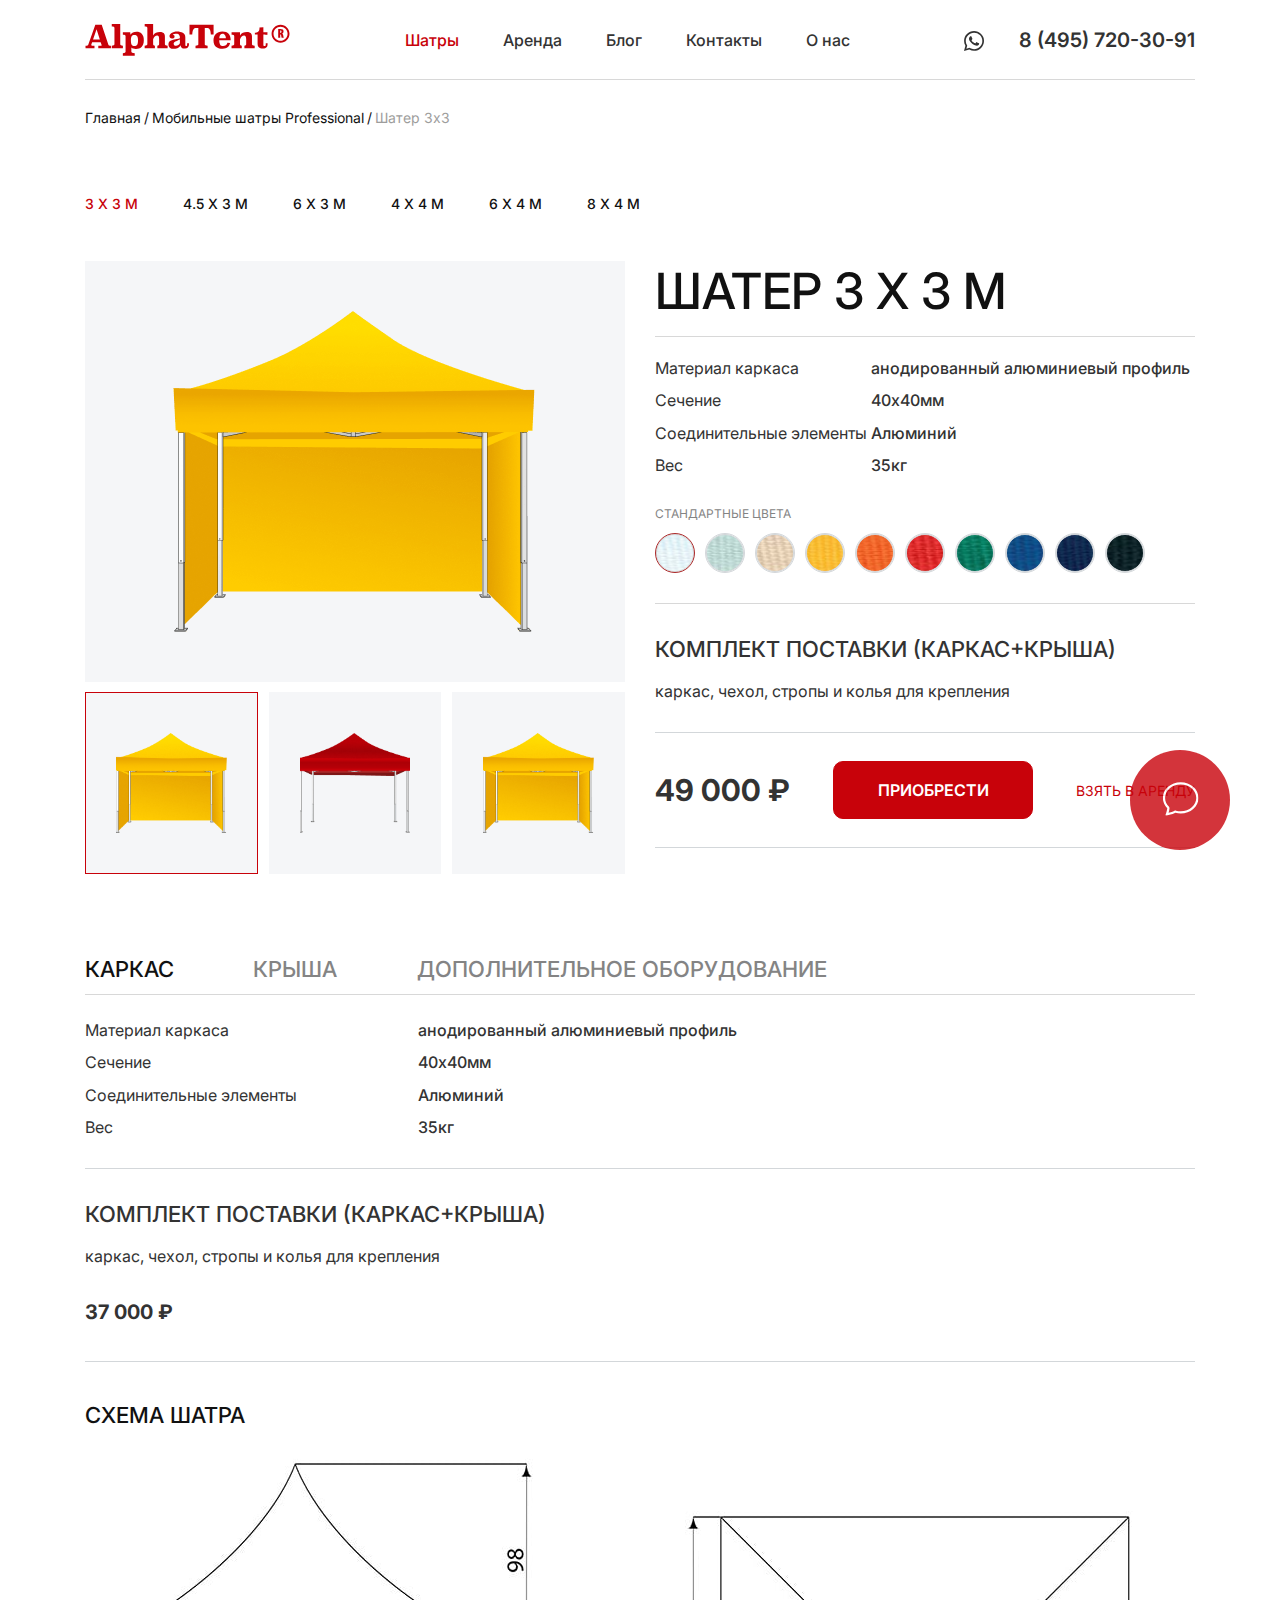
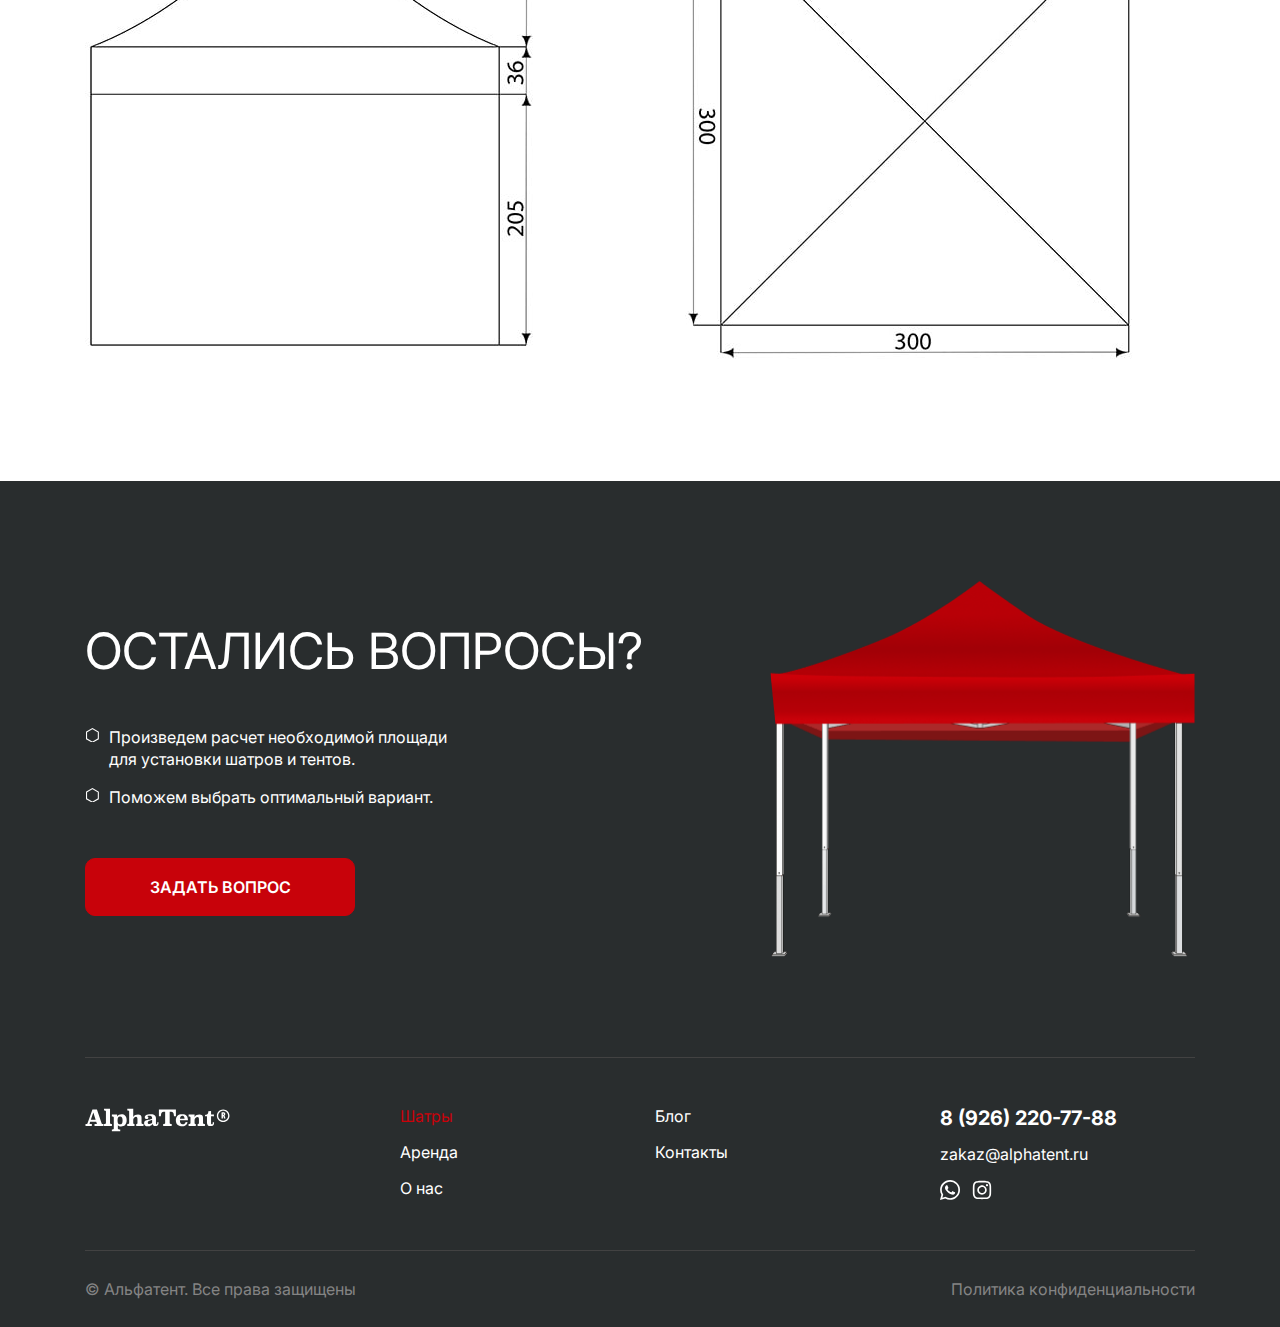
<file: catalog_item.html>
<!DOCTYPE html>
<html lang="en">
<head>
    <meta charset="UTF-8">
    <link rel="shortcut icon" href="img/favicon_r.png" type="image/png">
    <meta name="viewport" content="width=device-width, initial-scale=1, shrink-to-fit=no">
    <link rel="preconnect" href="https://fonts.googleapis.com">
    <link rel="preconnect" href="https://fonts.gstatic.com" crossorigin>
    <link href="https://fonts.googleapis.com/css2?family=Inter:wght@300;400;500;600;700&display=swap" rel="stylesheet">
    <link rel="stylesheet" href="./css/styles.css">
    <!-- Bootstrap CSS -->
    <link rel="stylesheet" href="./bootstrap/css/bootstrap.min.css">
    <!-- Swiper slider -->
    <link rel="stylesheet" href="https://unpkg.com/swiper@8.0.6/swiper-bundle.min.css">
    <!-- Fancybox -->
    <link rel="stylesheet" href="https://cdn.jsdelivr.net/npm/@fancyapps/ui/dist/fancybox.css">
    <title>AlfaTent</title>
</head>
<body>
    <div class="wrapper">
        <div class="header">
            <div class="container d-flex align-items-center justify-content-between">
                <a class="logo" href="/" title="AlfaTent">
                    <img src="img/logo_r.svg" class="img-fluid" alt="AlfaTent">
                </a>
                <div class="head_menu d-none d-xl-block">
                    <ul class="list-unstyled mb-xl-0 d-xl-flex flex-nowrap justify-content-xl-between">
                        <li class="li_first d-xl-none">
                            <span class="phone_num"><a href="tel:84957203091">8 (495) 720-30-91</a></span>
                            <span class="phone_pic ml-auto mr-auto mb-0"><a href="/"><img src="img/phone_w-ico.svg" class="img-fluid" alt="AlfaTent"></a></span>
                        </li>
                        <li class="active"><a href="./catalog.html" title="Шатры">Шатры</a></li>
                        <li><a href="./rent.html" title="Аренда">Аренда</a></li>
                        <li><a href="./blog.html" title="Блог">Блог</a></li>
                        <li><a href="/" title="Контакты">Контакты</a></li>
                        <li><a href="/" title="О нас">О нас</a></li>
                    </ul>
                </div>
                <div class="head_text d-flex align-items-center justify-content-end">
                    <span class="phone_num d-none d-md-block"><a href="tel:84957203091">8 (495) 720-30-91</a></span>
                    <span class="phone_pic"><a href="/"><img src="img/phone_b-ico.svg" class="img-fluid" alt="AlfaTent"></a></span>
                    <span class="nav-toggle d-block d-xl-none"><span></span></span>
                </div>
            </div>
        </div>
        <div class="content content_inner">
            <div class="content_wrap">
                <div class="container">
                    <ul class="breadcrumbs">
                        <li><a href="/" title="Главная">Главная</a></li>
                        <li><a href="./catalog.html" title="Мобильные шатры Professional">Мобильные шатры Professional</a></li>
                        <li>Шатер 3х3</li>
                    </ul>
                    <div class="content_col">
                        <ul class="cat_menu list-unstyled d-flex flex-wrap">
                            <li class="active"><a href="/" title="3х3м">3 х 3 м</a></li>
                            <li><a href="/" title="4.5х3м">4.5 х 3 м</a></li>
                            <li><a href="/" title="6х3м">6 х 3 м</a></li>
                            <li><a href="/" title="4х4м">4 х 4 м</a></li>
                            <li><a href="/" title="6х4м">6 х 4 м</a></li>
                            <li><a href="/" title="8х4м">8 х 4 м</a></li>
                        </ul>
                        <div class="cat_item">
                            <div class="row">
                                <div class="col-12 col-xl-6">
                                    <div class="cat_item-pict">
                                        <div class="cat_item-pict-large">
                                            <img src="images/tent_yellow.png" class="img-fluid">
                                        </div>
                                        <div class="cat_item-pict-small d-flex flex-wrap justify-content-between">
                                            <a class="active" href="images/tent_yellow.png"><img src="images/tent_yellow.png" class="img-fluid"></a>
                                            <a href="images/tent_red.png"><img src="images/tent_red.png" class="img-fluid"></a>
                                            <a href="images/tent_yellow.png"><img src="images/tent_yellow.png" class="img-fluid"></a>
                                        </div>
                                    </div>
                                </div>
                                <div class="col-12 col-xl-6">
                                    <h1>Шатер 3 x 3 м</h1>
                                    <div class="cat_item-info-list">
                                        <div class="cat_item-info-list-item d-md-flex flex-nowrap align-items-center">
                                            <span>Материал каркаса</span>
                                            <span class="cat_item-info-list-item-val">анодированный алюминиевый профиль</span>
                                        </div>
                                        <div class="cat_item-info-list-item d-md-flex flex-nowrap align-items-center">
                                            <span>Сечение</span>
                                            <span class="cat_item-info-list-item-val">40х40мм</span>
                                        </div>
                                        <div class="cat_item-info-list-item d-md-flex flex-nowrap align-items-center">
                                            <span>Соединительные элементы</span>
                                            <span class="cat_item-info-list-item-val">Алюминий</span>
                                        </div>
                                        <div class="cat_item-info-list-item d-md-flex flex-nowrap align-items-center">
                                            <span>Вес</span>
                                            <span class="cat_item-info-list-item-val">35кг</span>
                                        </div>
                                    </div>
                                    <div class="cat_item-color-list">
                                        <p>Стандартные цвета</p>
                                        <div class="d-flex flex-wrap">
                                            <span class="active" style='background-image: url("./img/lblue_color.svg")'></span>
                                            <span style='background-image: url("./img/lgreen_color.svg")'></span>
                                            <span style='background-image: url("./img/lyellow_color.svg")'></span>
                                            <span style='background-image: url("./img/dyellow_color.svg")'></span>
                                            <span style='background-image: url("./img/orange_color.svg")'></span>
                                            <span style='background-image: url("./img/red_color.svg")'></span>
                                            <span style='background-image: url("./img/dgreen_color.svg")'></span>
                                            <span style='background-image: url("./img/dblue_color.svg")'></span>
                                            <span style='background-image: url("./img/vio_color.svg")'></span>
                                            <span style='background-image: url("./img/black_color.svg")'></span>
                                        </div>
                                    </div>
                                    <div class="cat_item-desc">
                                        <p class="text-uppercase"><b>Комплект поставки <br class="d-md-none">(каркас+крыша)</b></p>
                                        <p>каркас, чехол, стропы и колья для крепления</p>
                                    </div>
                                    <div class="cat_item-buy d-flex flex-column flex-md-row flex-nowrap align-items-md-center justify-content-md-start justify-content-xl-between">
                                        <span class="cat_item-price">49 000 ₽</span>
                                        <a class="btn btn_r" href="/">Приобрести</a>
                                        <a class="take_rent" href="/">Взять в аренду</a>
                                    </div>
                                </div>
                            </div>
                            <div class="row">
                                <div class="col-12">
                                    <div class="cat_item-tabs" id="accordion">
                                        <a class="cat_item-tabs-link cat_item-tabs-link-1" data-toggle="collapse" href="#collapseExample1" role="button" aria-expanded="true" aria-controls="collapseExample1">
                                            Каркас
                                        </a>
                                        <div class="cat_item-tabs-item collapse show" id="collapseExample1" data-parent="#accordion">
                                            <div>
                                                <div class="cat_item-info-list">
                                                    <div class="cat_item-info-list-item d-md-flex flex-nowrap align-items-center">
                                                        <span>Материал каркаса</span>
                                                        <span class="cat_item-info-list-item-val">анодированный алюминиевый профиль</span>
                                                    </div>
                                                    <div class="cat_item-info-list-item d-md-flex flex-nowrap align-items-center">
                                                        <span>Сечение</span>
                                                        <span class="cat_item-info-list-item-val">40х40мм</span>
                                                    </div>
                                                    <div class="cat_item-info-list-item d-md-flex flex-nowrap align-items-center">
                                                        <span>Соединительные элементы</span>
                                                        <span class="cat_item-info-list-item-val">Алюминий</span>
                                                    </div>
                                                    <div class="cat_item-info-list-item d-md-flex flex-nowrap align-items-center">
                                                        <span>Вес</span>
                                                        <span class="cat_item-info-list-item-val">35кг</span>
                                                    </div>
                                                </div>
                                                <div class="cat_item-desc">
                                                    <p class="text-uppercase"><b>Комплект поставки (каркас+крыша)</b></p>
                                                    <p>каркас, чехол, стропы и колья для крепления</p>
                                                </div>
                                                <div class="cat_item-buy">
                                                    <span class="cat_item-price">37 000 ₽</span>
                                                </div>
                                            </div>
                                        </div>
                                        <a class="cat_item-tabs-link cat_item-tabs-link-2" data-toggle="collapse" href="#collapseExample2" role="button" aria-expanded="false" aria-controls="collapseExample2">
                                            Крыша
                                        </a>
                                        <div class="cat_item-tabs-item collapse" id="collapseExample2" data-parent="#accordion">
                                            <div>
                                                <p>Здесь пока пусто</p>
                                            </div>
                                        </div>
                                        <a class="cat_item-tabs-link cat_item-tabs-link-3" data-toggle="collapse" href="#collapseExample3" role="button" aria-expanded="false" aria-controls="collapseExample3">
                                            Дополнительное оборудование
                                        </a>
                                        <div class="cat_item-tabs-item collapse" id="collapseExample3" data-parent="#accordion">
                                            <div>
                                                <p>Здесь пока пусто</p>
                                            </div>
                                        </div>
                                    </div>
                                    <div class="cat_item-schemes">
                                        <h3>Схема шатра</h3>
                                        <div class="d-flex flex-column flex-md-row flex-nowrap align-items-end">
                                            <span><img src="images/scheme_1-example.jpg" class="img-fluid"></span>
                                            <span><img src="images/scheme_2-example.jpg" class="img-fluid"></span>
                                        </div>
                                    </div>
                                </div>
                            </div>
                        </div>
                    </div>
                </div>
            </div>
            <a class="chat" href="/">Чат</a>
        </div>
        <div class="footer">
            <div class="container">
                <div class="foot_t">
                    <div class="row">
                        <div class="col-12 col-xl-5 order-xl-2 text-xl-right">
                            <img src="images/footer_pict.png" class="img-fluid" alt="Тент">
                        </div>
                        <div class="col-12 col-xl-7 order-xl-1">
                            <div class="foot_head">Остались вопросы?</div>
                            <ul>
                                <li>Произведем расчет необходимой площади для установки шатров и тентов.</li>
                                <li>Поможем выбрать оптимальный вариант.</li>
                            </ul>
                            <a href="/" class="btn btn_r" title="Задать вопрос" data-toggle="modal" data-target="#exampleModal1"><span>Задать вопрос</span></a>
                        </div>
                    </div>
                </div>
                <div class="foot_m">
                    <div class="row">
                        <div class="col-12 col-md-3 text-center text-md-left">
                            <a class="logo" href="/" title="AlfaTent">
                                <img src="img/logo_w.svg" class="img-fluid" alt="AlfaTent">
                            </a>
                        </div>
                        <div class="col-12 col-md-5 col-xl-6 text-center text-md-left">
                            <ul class="d-md-flex flex-wrap justify-content-between">
                                <li class="active order-md-1"><a href="./catalog.html" title="Шатры">Шатры</a></li>
                                <li class="order-md-3"><a href="./rent.html" title="Аренда">Аренда</a></li>
                                <li class="order-md-2"><a href="./blog.html" title="Блог">Блог</a></li>
                                <li class="order-md-4"><a href="/" title="Контакты">Контакты</a></li>
                                <li class="order-md-5"><a href="/" title="О нас">О нас</a></li>
                            </ul>
                        </div>
                        <div class="col-12 col-md-4 col-xl-3 text-center text-md-left">
                            <p><a href="tel:89262207788"><b>8 (926) 220-77-88</b></a></p>
                            <p><a href="mailto:zakaz@alphatent.ru">zakaz@alphatent.ru</a></p>
                            <p>
                                <a href="/" class="mr-md-2"><img src="img/phone_w-ico.svg" class="img-fluid" alt="AlfaTent"></a>
                                <a href="/"><img src="img/insta_w-ico.svg" class="img-fluid" alt="AlfaTent"></a>
                            </p>
                        </div>
                    </div>
                </div>
                <div class="foot_b">
                    <div class="row">
                        <div class="col-12 col-md-6 text-center text-md-left">
                            © Альфатент. Все права защищены
                        </div>
                        <div class="col-12 col-md-6 text-center text-md-right">
                            <a href="/" title="Политика конфиденциальности">Политика конфиденциальности</a>
                        </div>
                    </div>
                </div>
            </div>
        </div>
        <!-- Modal -->
        <div class="modal fade" id="exampleModal1" tabindex="-1" aria-labelledby="exampleModalLabel" aria-hidden="true">
            <div class="modal-dialog">
                <div class="modal-content">
                    <span class="btn-close" data-dismiss="modal" aria-label="Close">&#10006;</span>
                    <div class="modal-body">
                        <div class="modal_form">
                            <div class="mf_head">Заполните форму</div>
                            <p>И мы свяжемся с вами в ближайшее <br>для уточнения деталей</p>
                            <form>
                                <div class="form-group">
                                    <label>Имя</label>
                                    <input type="text" class="form-control" value="" placeholder="Например, Мария">
                                </div>
                                <div class="form-group">
                                    <label>Телефон</label>
                                    <input type="text" class="form-control" value="" placeholder="+7 (999) 999-99-99">
                                </div>
                                <div class="form-group">
                                    <label>Email<sup>*</sup></label>
                                    <input type="text" class="form-control" value="" placeholder="info@email.com">
                                </div>
                                <div class="form-group">
                                    <label>Сообщение</label>
                                    <textarea class="form-control" placeholder="Текст комментария"></textarea>
                                </div>
                                <button class="btn btn_r">Отправить</button>
                                <div class="form_info">Нажимая кнопку, вы соглашаетесь с <br><a href="/" title="Политика">Политикой обработки персональных данных</a></div>
                            </form>
                        </div>
                    </div>
                </div>
            </div>
        </div>
        <!-- Modal success -->
        <div class="modal fade" id="exampleModal2" tabindex="-1" aria-labelledby="exampleModalLabel" aria-hidden="true">
            <div class="modal-dialog">
                <div class="modal-content">
                    <span class="btn-close" data-dismiss="modal" aria-label="Close">&#10006;</span>
                    <div class="modal-body">
                        <div class="modal_form">
                            <p><img src="img/success_ico.svg"></p>
                            <div class="mf_head">Спасибо!</div>
                            <p>Ваша заявка успешно отправлена.</p>
                            <p>В ближайшее время наши <br>специалисты свяжутся с Вами.</p>
                        </div>
                    </div>
                </div>
            </div>
        </div>
    </div>
    <!-- jQuery and Bootstrap Bundle -->
    <script src="https://code.jquery.com/jquery-3.5.1.slim.min.js"></script>
    <script src="./bootstrap/js/bootstrap.bundle.min.js"></script>
    <!-- Swiper slider -->
    <script src="https://unpkg.com/swiper@8.0.6/swiper-bundle.min.js"></script>
    <!-- Fancybox -->
    <script src="https://cdn.jsdelivr.net/npm/@fancyapps/ui@4.0/dist/fancybox.umd.js"></script>
    <script src="./js/script.js"></script>
</body>
</html>
</file>
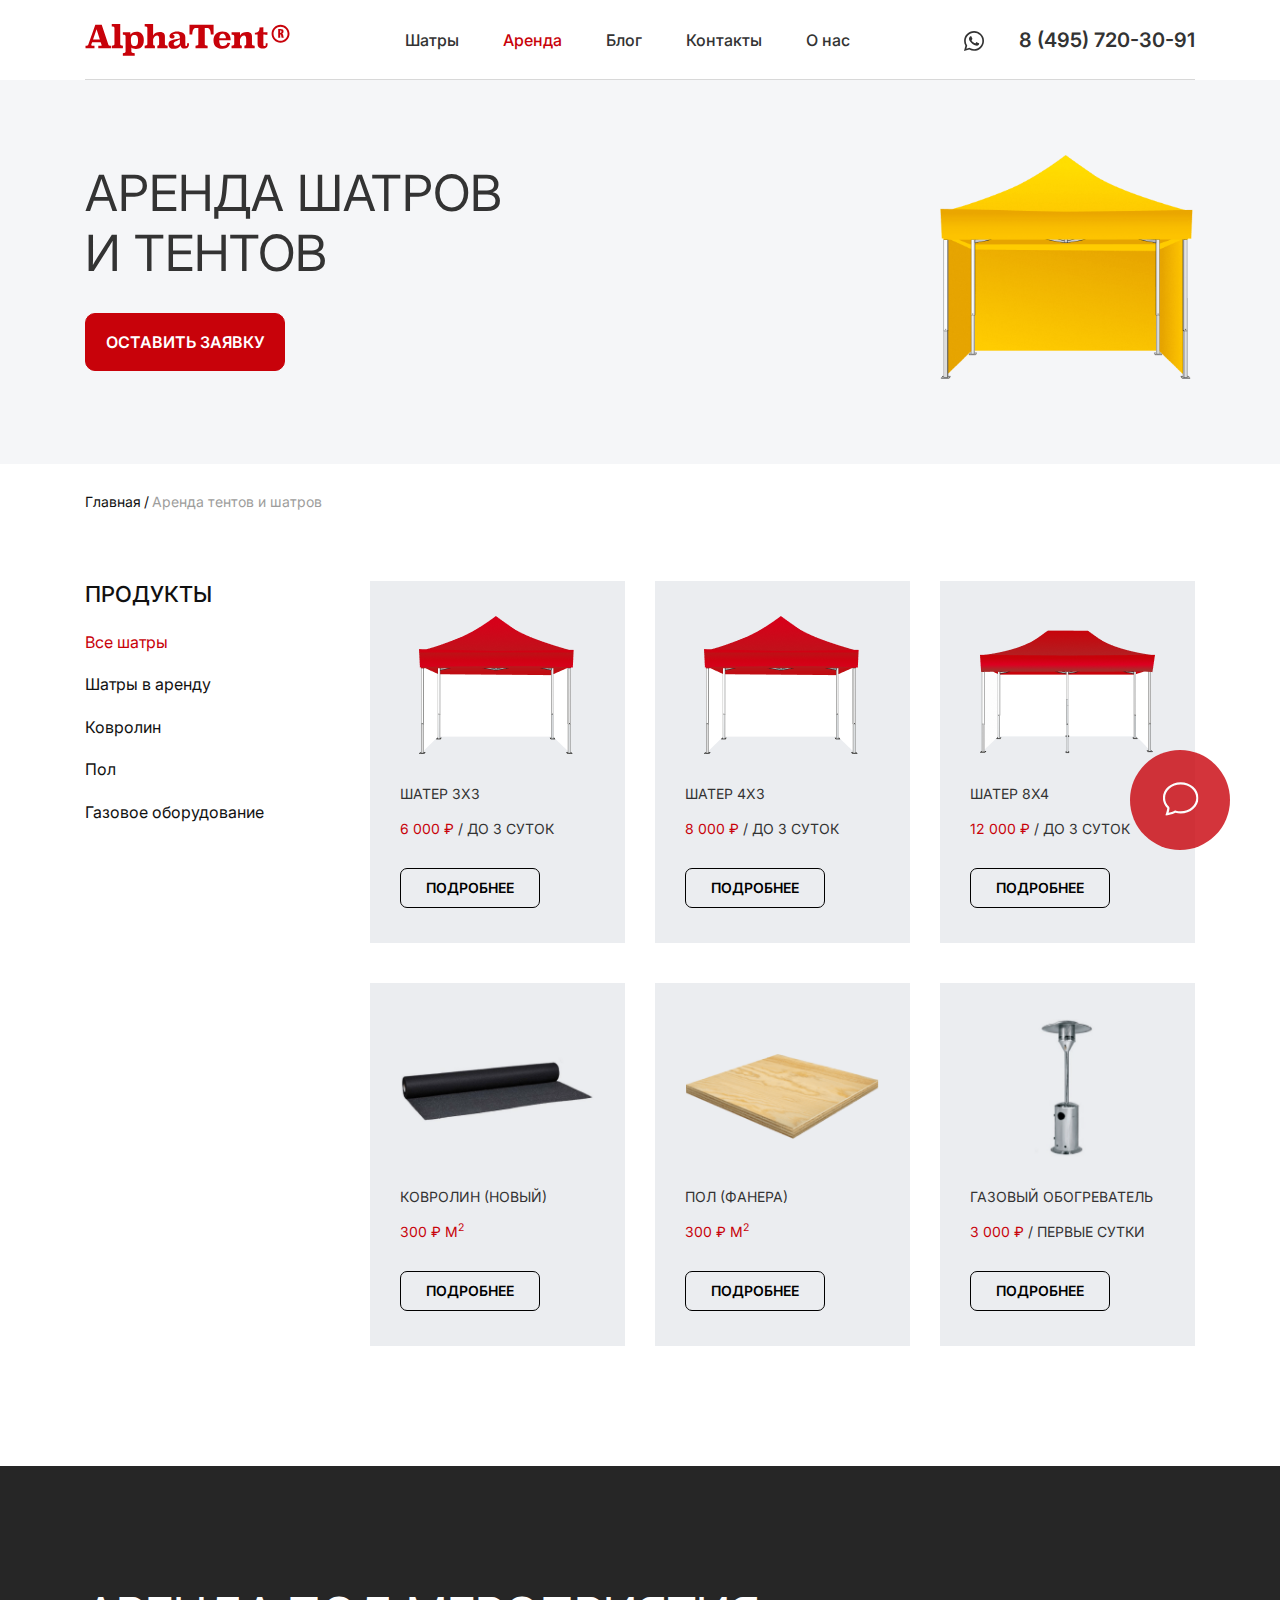
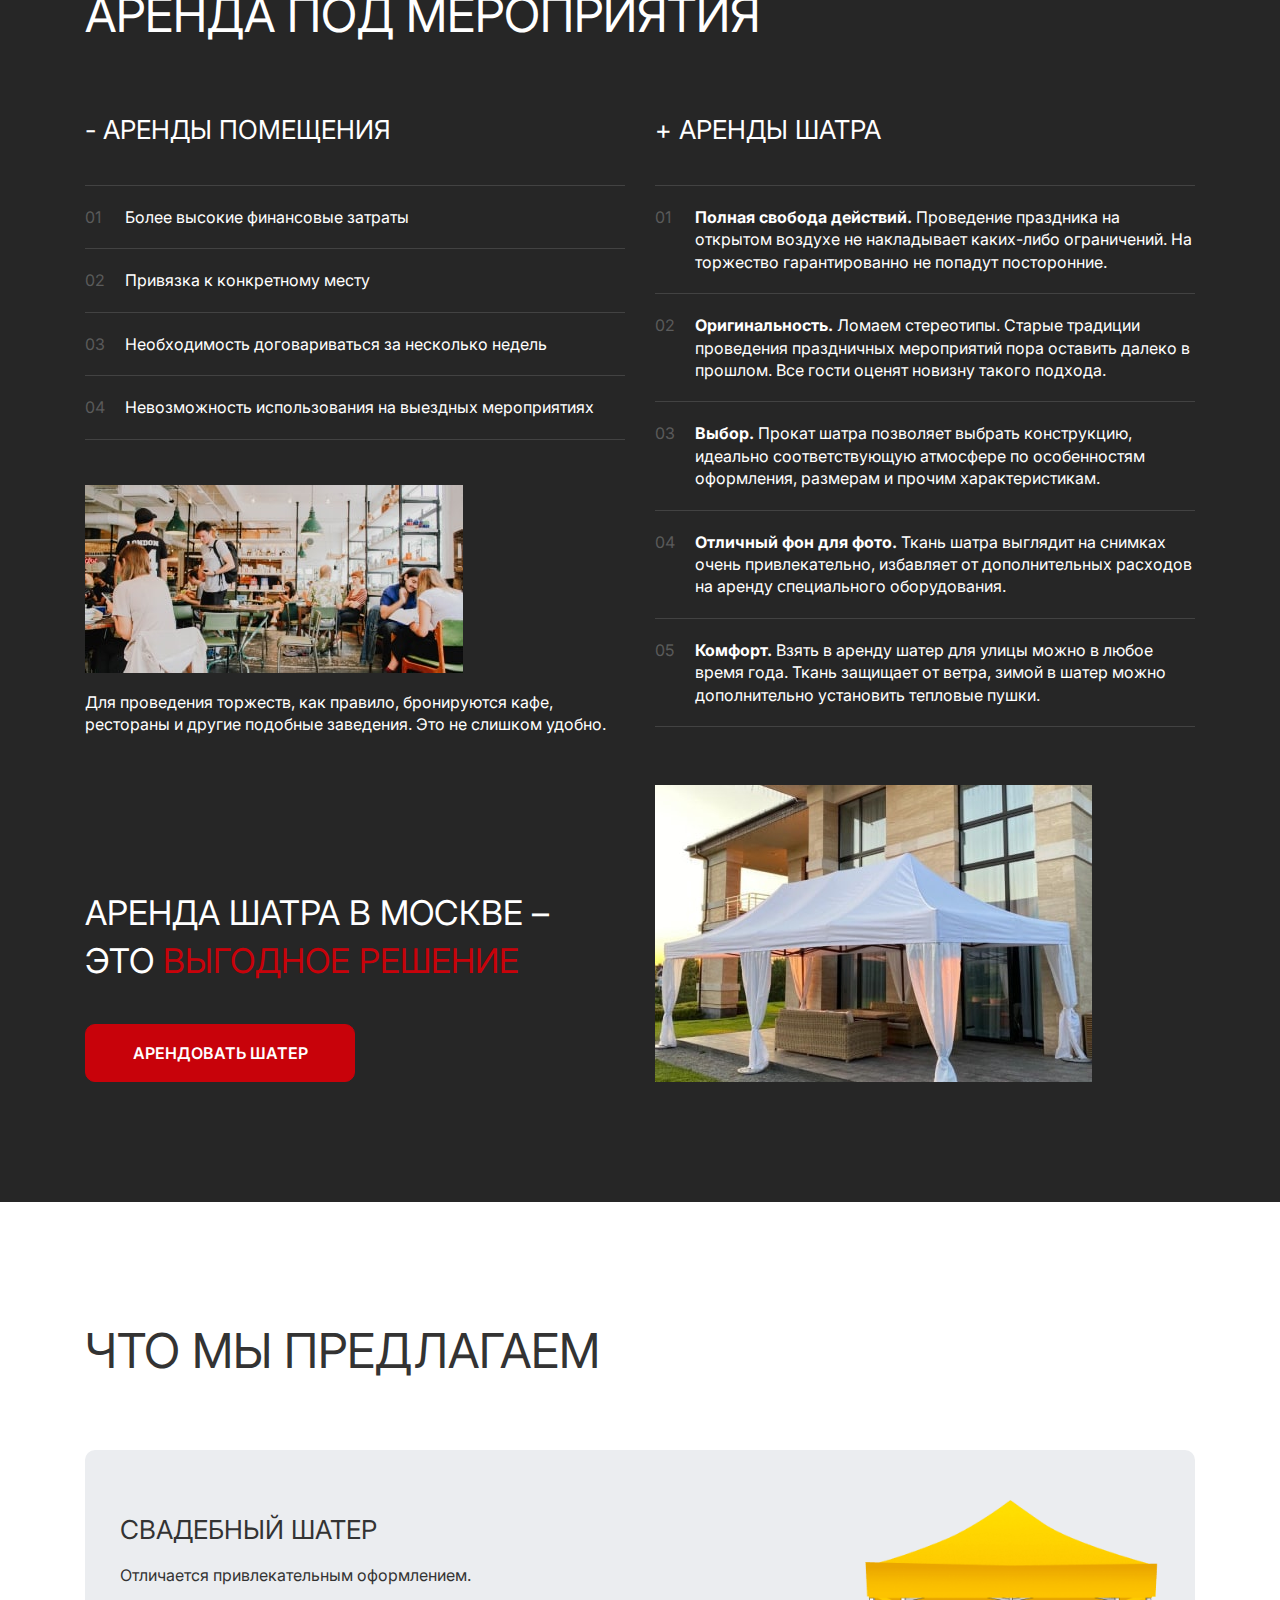
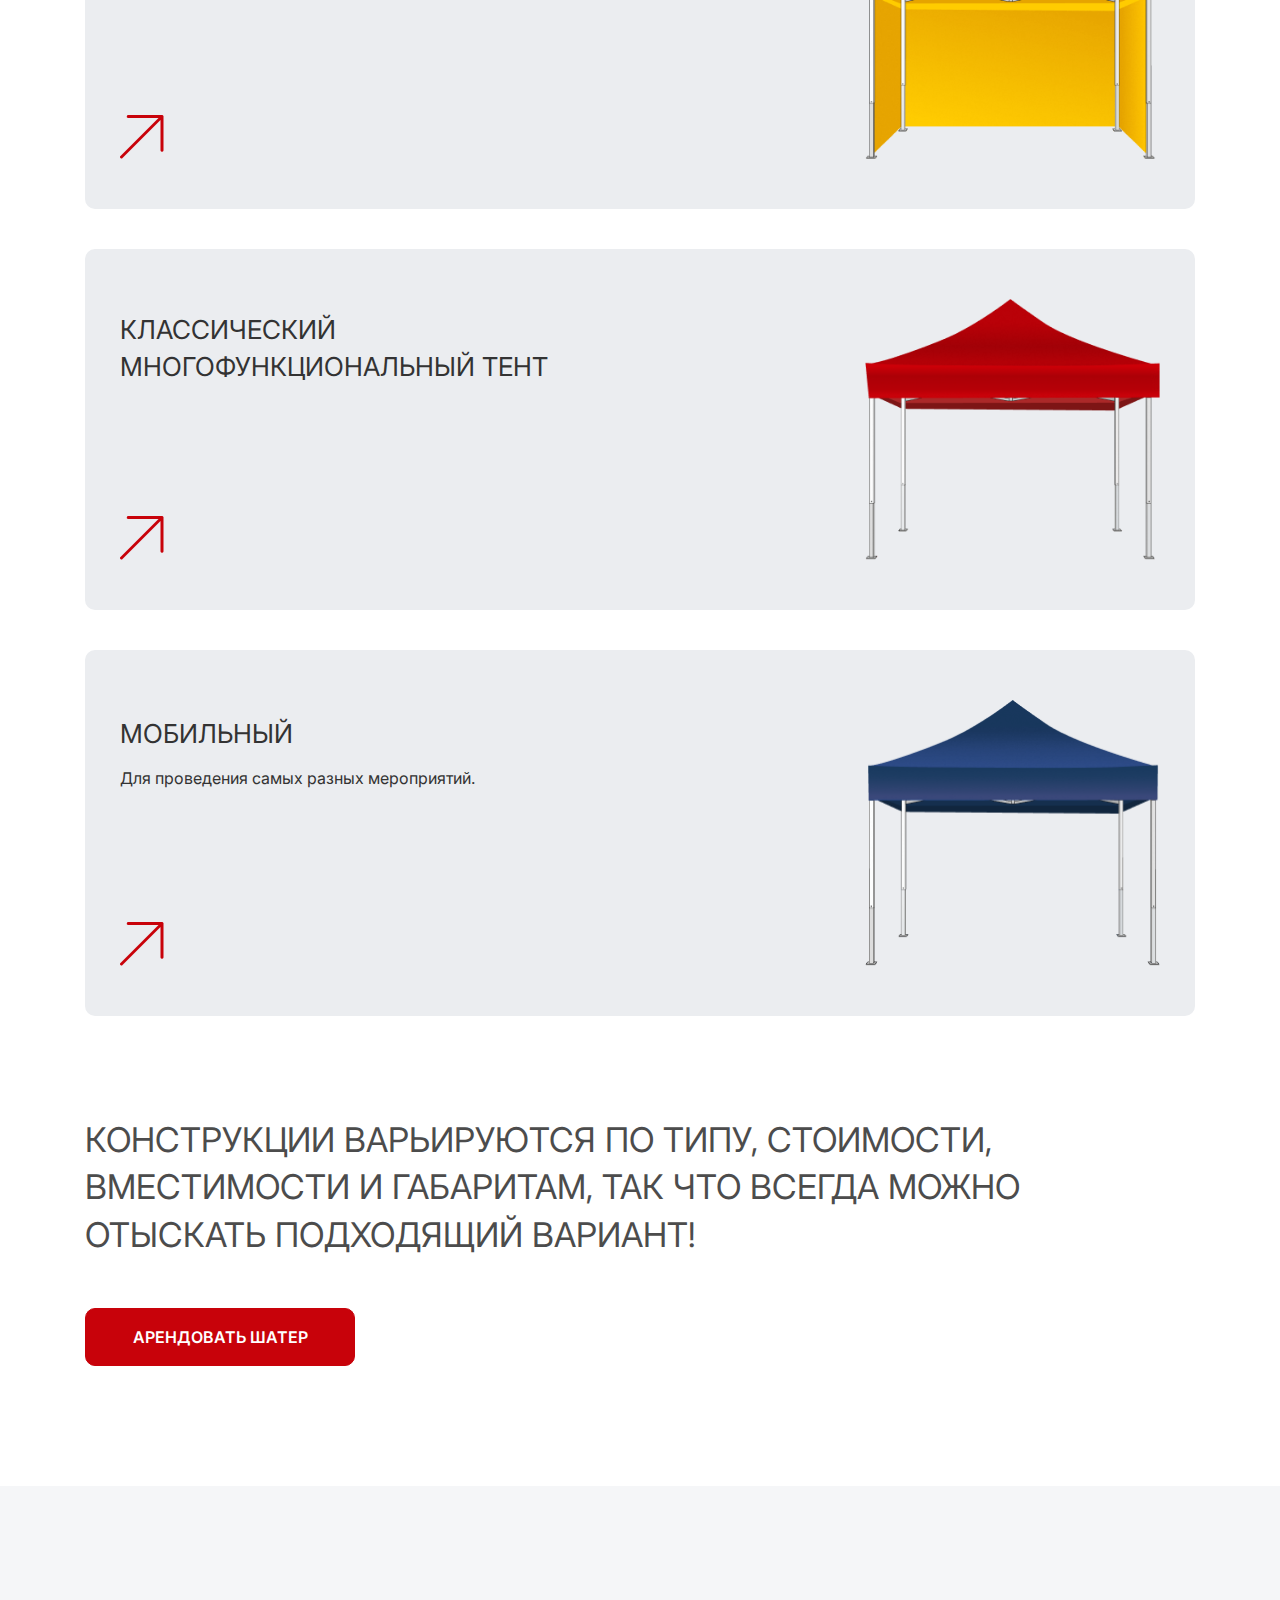
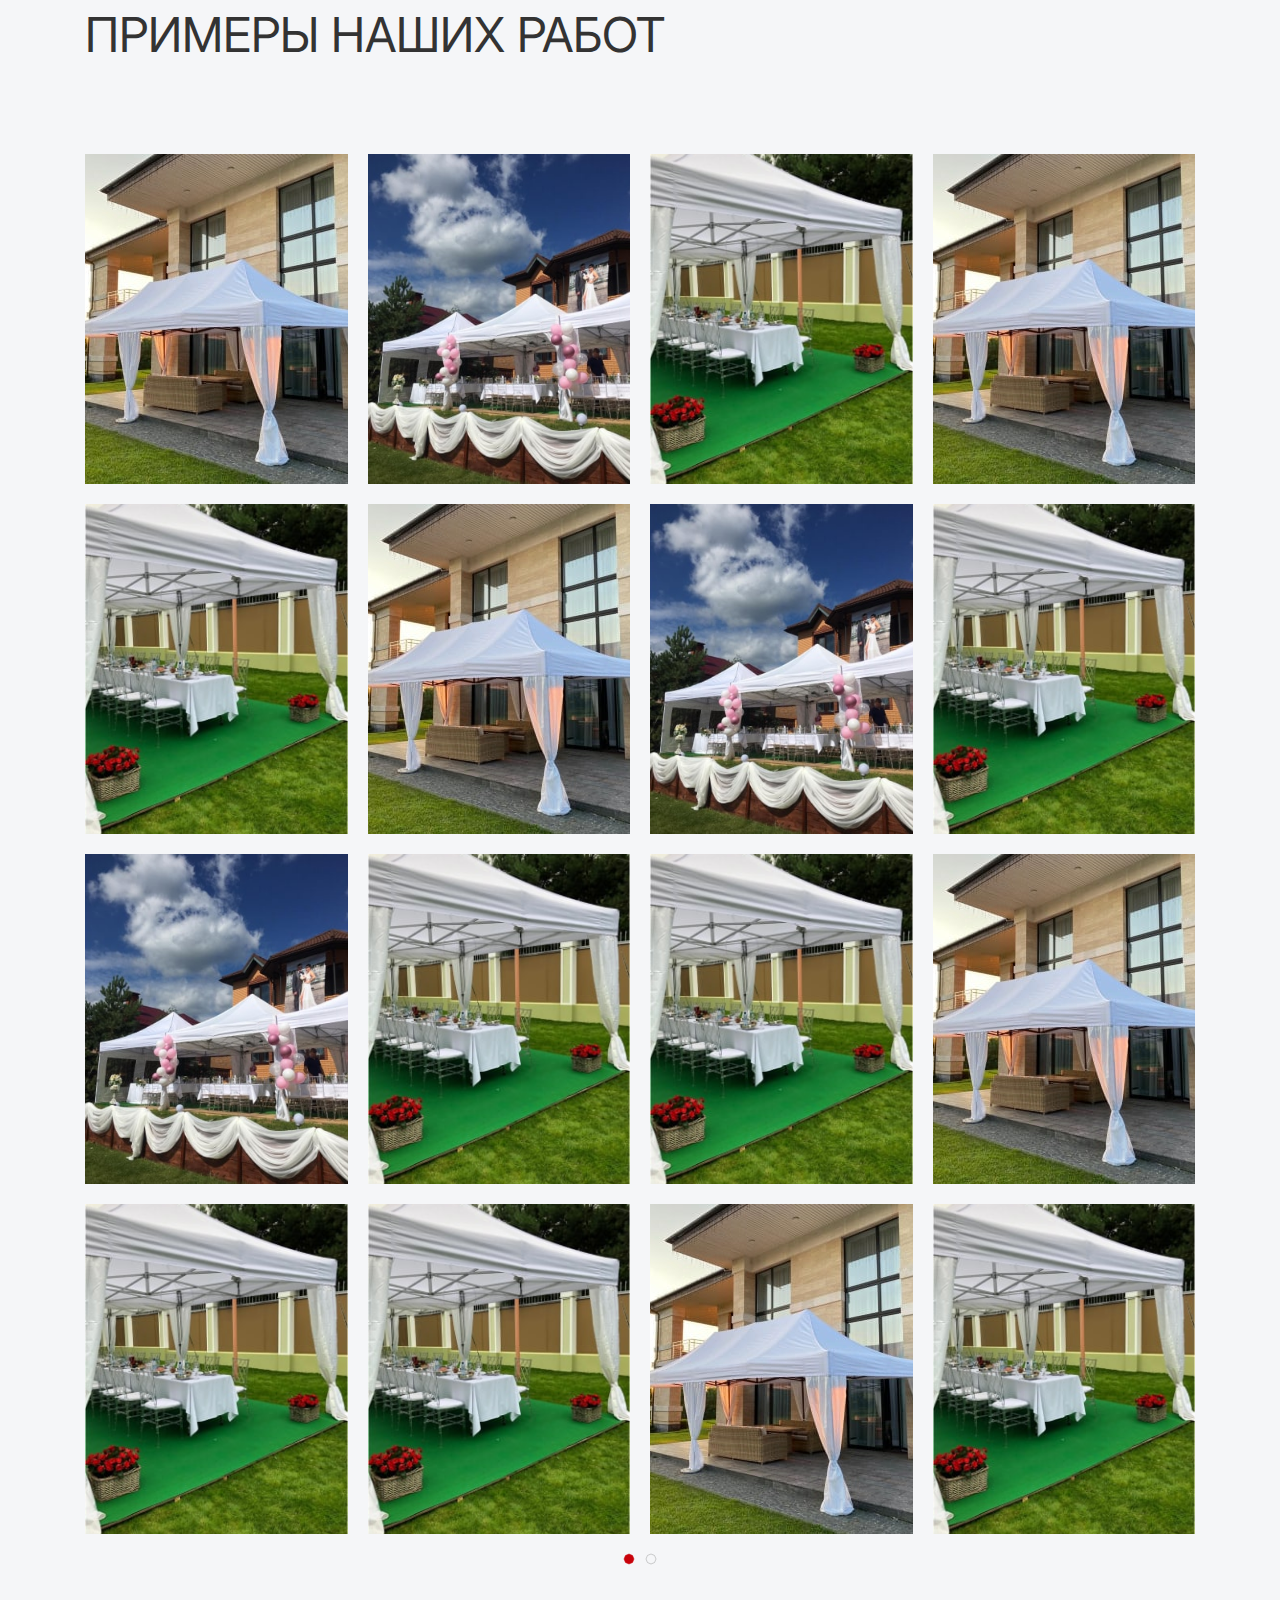
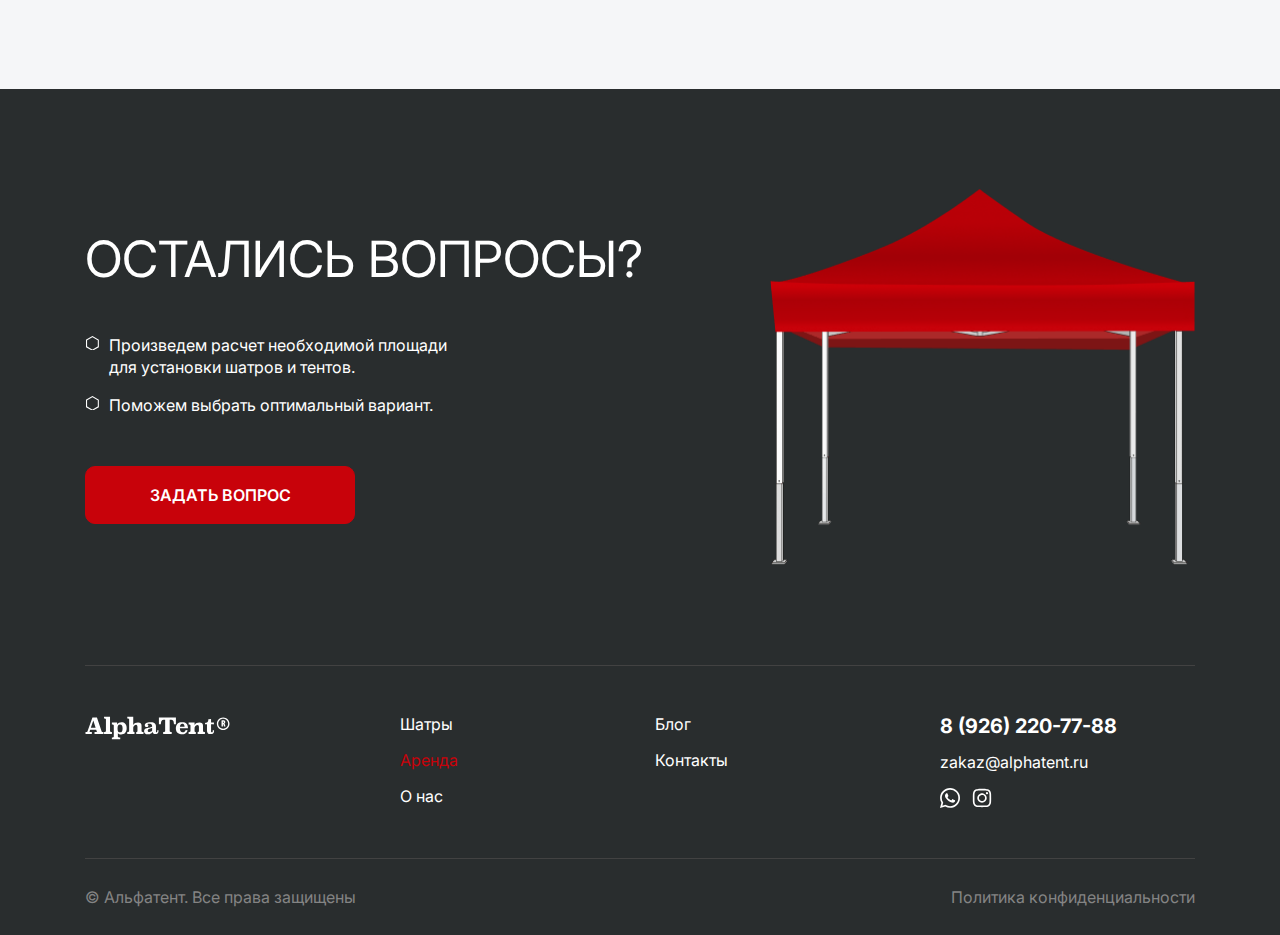
<file: rent.html>
<!DOCTYPE html>
<html lang="en">
<head>
    <meta charset="UTF-8">
    <link rel="shortcut icon" href="img/favicon_r.png" type="image/png">
    <meta name="viewport" content="width=device-width, initial-scale=1, shrink-to-fit=no">
    <link rel="preconnect" href="https://fonts.googleapis.com">
    <link rel="preconnect" href="https://fonts.gstatic.com" crossorigin>
    <link href="https://fonts.googleapis.com/css2?family=Inter:wght@300;400;500;600;700&display=swap" rel="stylesheet">
    <link rel="stylesheet" href="./css/styles.css">
    <!-- Bootstrap CSS -->
    <link rel="stylesheet" href="./bootstrap/css/bootstrap.min.css">
    <!-- Swiper slider -->
    <link rel="stylesheet" href="https://unpkg.com/swiper@8.0.6/swiper-bundle.min.css">
    <!-- Fancybox -->
    <link rel="stylesheet" href="https://cdn.jsdelivr.net/npm/@fancyapps/ui/dist/fancybox.css">
    <title>AlfaTent</title>
</head>
<body>
    <div class="wrapper">
        <div class="header">
            <div class="container d-flex align-items-center justify-content-between">
                <a class="logo" href="/" title="AlfaTent">
                    <img src="img/logo_r.svg" class="img-fluid" alt="AlfaTent">
                </a>
                <div class="head_menu d-none d-xl-block">
                    <ul class="list-unstyled mb-xl-0 d-xl-flex flex-nowrap justify-content-xl-between">
                        <li class="li_first d-xl-none">
                            <span class="phone_num"><a href="tel:84957203091">8 (495) 720-30-91</a></span>
                            <span class="phone_pic ml-auto mr-auto mb-0"><a href="/"><img src="img/phone_w-ico.svg" class="img-fluid" alt="AlfaTent"></a></span>
                        </li>
                        <li><a href="./catalog.html" title="Шатры">Шатры</a></li>
                        <li class="active"><a href="./rent.html" title="Аренда">Аренда</a></li>
                        <li><a href="./blog.html" title="Блог">Блог</a></li>
                        <li><a href="/" title="Контакты">Контакты</a></li>
                        <li><a href="/" title="О нас">О нас</a></li>
                    </ul>
                </div>
                <div class="head_text d-flex align-items-center justify-content-end">
                    <span class="phone_num d-none d-md-block"><a href="tel:84957203091">8 (495) 720-30-91</a></span>
                    <span class="phone_pic"><a href="/"><img src="img/phone_b-ico.svg" class="img-fluid" alt="AlfaTent"></a></span>
                    <span class="nav-toggle d-block d-xl-none"><span></span></span>
                </div>
            </div>
        </div>
        <div class="content content_inner">
            <div class="top_leader">
                <div class="container">
                    <div class="row">
                        <div class="col-12 col-md-4 col-xl-3 order-md-2 d-md-flex align-items-center">
                            <img src="images/tent_yellow.png" class="img-fluid">
                        </div>
                        <div class="col-12 col-md-8 col-xl-9 order-md-1 d-md-flex flex-column justify-content-center">
                            <div class="top_head">
                                <span>Аренда шатров <br>и тентов</span>
                            </div>
                            <div class="top_text">
                                <a class="btn btn_r" href="/" title="AlfaTent" data-toggle="modal" data-target="#exampleModal1">Оставить заявку</a>
                            </div>
                        </div>
                    </div>
                </div>
            </div>
            <div class="content_wrap">
                <div class="container">
                    <ul class="breadcrumbs">
                        <li><a href="/" title="Главная">Главная</a></li>
                        <li>Аренда тентов и шатров</li>
                    </ul>
                    <div class="content_col">
                        <h1 class="content_col-head">Продукты</h1>
                        <div class="row">
                            <div class="col-12 col-xl-3">
                                <div class="sidebar sidebar_with_pt">
                                    <ul class="list-unstyled d-flex flex-wrap d-xl-block">
                                        <li class="active"><a href="/">Все шатры</a></li>
                                        <li><a href="/">Шатры в аренду</a></li>
                                        <li><a href="/">Ковролин</a></li>
                                        <li><a href="/">Пол</a></li>
                                        <li><a href="/">Газовое оборудование</a></li>
                                    </ul>
                                </div>
                            </div>
                            <div class="col-12 col-xl-9">
                                <div class="aside">
                                    <div class="cat_list d-flex flex-wrap justify-content-between">
                                        <div class="cat_list-item d-flex flex-column justify-content-between">
                                            <div class="cat_list-item-pict">
                                                <img src="images/red_tent-1.png" class="img-fluid">
                                            </div>
                                            <div class="catalog-list-item-desc">
                                                <span>Шатер 3х3</span>
                                                <span><i>6 000 ₽</i> / до 3 суток</span>
                                            </div>
                                            <a class="btn btn_b" href="./catalog_item.html" title="Подробнее">Подробнее</a>
                                        </div>
                                        <div class="cat_list-item d-flex flex-column justify-content-between">
                                            <div class="cat_list-item-pict">
                                                <img src="images/red_tent-1.png" class="img-fluid">
                                            </div>
                                            <div class="catalog-list-item-desc">
                                                <span>Шатер 4х3</span>
                                                <span><i>8 000 ₽</i> / до 3 суток</span>
                                            </div>
                                            <a class="btn btn_b" href="./catalog_item.html" title="Подробнее">Подробнее</a>
                                        </div>
                                        <div class="cat_list-item d-flex flex-column justify-content-between">
                                            <div class="cat_list-item-pict">
                                                <img src="images/red_tent-8x4.png" class="img-fluid">
                                            </div>
                                            <div class="catalog-list-item-desc">
                                                <span>Шатер 8х4</span>
                                                <span><i>12 000 ₽</i> / до 3 суток</span>
                                            </div>
                                            <a class="btn btn_b" href="./catalog_item.html" title="Подробнее">Подробнее</a>
                                        </div>
                                        <div class="cat_list-item d-flex flex-column justify-content-between">
                                            <div class="cat_list-item-pict">
                                                <img src="images/kovrolin.png" class="img-fluid">
                                            </div>
                                            <div class="catalog-list-item-desc">
                                                <span>Ковролин (новый)</span>
                                                <span><i>300 ₽ м<sup>2</sup></i></span>
                                            </div>
                                            <a class="btn btn_b" href="./catalog_item.html" title="Подробнее">Подробнее</a>
                                        </div>
                                        <div class="cat_list-item d-flex flex-column justify-content-between">
                                            <div class="cat_list-item-pict">
                                                <img src="images/pol.png" class="img-fluid">
                                            </div>
                                            <div class="catalog-list-item-desc">
                                                <span>Пол (фанера)</span>
                                                <span><i>300 ₽ м<sup>2</sup></i></span>
                                            </div>
                                            <a class="btn btn_b" href="./catalog_item.html" title="Подробнее">Подробнее</a>
                                        </div>
                                        <div class="cat_list-item d-flex flex-column justify-content-between">
                                            <div class="cat_list-item-pict">
                                                <img src="images/gazoviy_obogrevatel.png" class="img-fluid">
                                            </div>
                                            <div class="catalog-list-item-desc">
                                                <span>Газовый обогреватель</span>
                                                <span><i>3 000 ₽</i> / первые сутки</span>
                                            </div>
                                            <a class="btn btn_b" href="./catalog_item.html" title="Подробнее">Подробнее</a>
                                        </div>
                                    </div>
                                </div>
                            </div>
                        </div>
                    </div>
                </div>
            </div>
            <div class="rent_events">
                <div class="container">
                    <div class="big_head">
                        <span class="bh-1">Аренда под мероприятия</span>
                    </div>
                    <div class="rent_events-list">
                        <div class="row">
                            <div class="col-12 col-xl-6">
                                <div class="plus_minus">
                                    <h3>- аренды помещения</h3>
                                    <div class="plus_minus-list">
                                        <div class="plus_minus-list-item"><span>01</span>Более высокие финансовые затраты</div>
                                        <div class="plus_minus-list-item"><span>02</span>Привязка к конкретному месту</div>
                                        <div class="plus_minus-list-item"><span>03</span>Необходимость договариваться за несколько недель</div>
                                        <div class="plus_minus-list-item"><span>04</span>Невозможность использования на выездных мероприятиях</div>
                                    </div>
                                    <div class="plus_minus-pict">
                                        <img src="images/plus-minus_pict-1.jpg" class="img-fluid">
                                        <p>Для проведения торжеств, как правило, бронируются кафе, рестораны и другие подобные заведения. Это не слишком удобно.</p>
                                    </div>
                                </div>
                            </div>
                            <div class="col-12 col-xl-6">
                                <div class="plus_minus">
                                    <h3>+ аренды шатра</h3>
                                    <div class="plus_minus-list">
                                        <div class="plus_minus-list-item"><span>01</span><strong>Полная свобода действий.</strong> Проведение праздника на открытом воздухе не накладывает каких-либо ограничений. На торжество гарантированно не попадут посторонние.</div>
                                        <div class="plus_minus-list-item"><span>02</span><strong>Оригинальность.</strong> Ломаем стереотипы. Старые традиции проведения праздничных мероприятий пора оставить далеко в прошлом. Все гости оценят новизну такого подхода.</div>
                                        <div class="plus_minus-list-item"><span>03</span><strong>Выбор.</strong> Прокат шатра позволяет выбрать конструкцию, идеально соответствующую атмосфере по особенностям оформления, размерам и прочим характеристикам.</div>
                                        <div class="plus_minus-list-item"><span>04</span><strong>Отличный фон для фото.</strong> Ткань шатра выглядит на снимках очень привлекательно, избавляет от дополнительных расходов на аренду специального оборудования.</div>
                                        <div class="plus_minus-list-item"><span>05</span><strong>Комфорт.</strong> Взять в аренду шатер для улицы можно в любое время года. Ткань защищает от ветра, зимой в шатер можно дополнительно установить тепловые пушки.</div>
                                    </div>
                                </div>
                            </div>
                        </div>
                        <div class="row">
                            <div class="col-12 col-xl-6 order-xl-2">
                                <div class="plus_minus-pict">
                                    <img src="images/plus-minus_pict-2.jpg" class="img-fluid mb-xl-0">
                                </div>
                            </div>
                            <div class="col-12 col-xl-6 order-xl-1 d-flex align-items-center align-items-xl-end">
                                <div class="rent_events-order">
                                    <span>Аренда шатра в Москве – <br>это <i>выгодное решение</i></span>
                                    <a class="btn btn_r" href="/" data-toggle="modal" data-target="#exampleModal1" title="Арендовать шатер">Арендовать шатер</a>
                                </div>
                            </div>
                        </div>
                    </div>
                </div>
            </div>
            <div class="rent_block">
                <div class="container">
                    <div class="big_head">
                        <span class="bh-1">Что мы предлагаем</span>
                    </div>
                    <div class="rent_list">
                        <div class="rent_list-item d-md-flex flex-nowrap align-items-center justify-content-between">
                            <div class="rent_list-item-pict order-md-2 text-md-center">
                                <img src="images/tent_yellow.png" class="img-fluid" alt="AlfaTent">
                            </div>
                            <div class="rent_list-item-text order-md-1">
                                <span class="rent_item-head">Свадебный шатер</span>
                                <p>Отличается привлекательным оформлением.</p>
                            </div>
                            <a class="custom_link read_more" href="/" title="Перейти в услуги"></a>
                        </div>
                        <div class="rent_list-item d-md-flex flex-nowrap align-items-center justify-content-between">
                            <div class="rent_list-item-pict order-md-2 text-md-center">
                                <img src="images/tent_red.png" class="img-fluid" alt="AlfaTent">
                            </div>
                            <div class="rent_list-item-text order-md-1">
                                <span class="rent_item-head">классический многофункциональный тент</span>
                            </div>
                            <a class="custom_link read_more" href="/" title="Перейти в услуги"></a>
                        </div>
                        <div class="rent_list-item d-md-flex flex-nowrap align-items-center justify-content-between">
                            <div class="rent_list-item-pict order-md-2 text-md-center">
                                <img src="images/tent_blue.png" class="img-fluid" alt="AlfaTent">
                            </div>
                            <div class="rent_list-item-text order-md-1">
                                <span class="rent_item-head">мобильный</span>
                                <p>Для проведения самых разных мероприятий.</p>
                            </div>
                            <a class="custom_link read_more" href="/" title="Перейти в услуги"></a>
                        </div>
                    </div>
                    <div class="rent_text rent_text-big">
                        <div class="row">
                            <div class="col-12">
                                <p class="text-uppercase">Конструкции варьируются по типу, стоимости, вместимости и габаритам, так что всегда можно отыскать подходящий вариант!</p>
                            </div>
                            <div class="col-12">
                                <a class="btn btn_r" href="/" data-toggle="modal" data-target="#exampleModal1">Арендовать шатер</a>
                            </div>
                        </div>
                    </div>
                </div>
            </div>
            <div class="gallery_block gallery_block-with-back">
                <div class="container">
                    <div class="big_head">
                        <span>Примеры наших работ</span>
                    </div>
                    <!-- Slider container -->
                    <div class="swiper gallery_block-slider slider_grid">
                        <div class="swiper-wrapper">
                            <!-- Slides -->
                            <div class="swiper-slide">
                                <div class="gallery_item slide_open">
                                    <a href="images/portfolio_pict-1.jpg" data-fancybox data-caption="Большая картинка">
                                        <img src="images/portfolio_pict-1.jpg" class="img-fluid" alt="Клиент 1">
                                    </a>
                                </div>
                            </div>
                            <div class="swiper-slide">
                                <div class="gallery_item slide_open">
                                    <a href="images/portfolio_pict-2.jpg" data-fancybox data-caption="Большая картинка">
                                        <img src="images/portfolio_pict-2.jpg" class="img-fluid" alt="Клиент 1">
                                    </a>
                                </div>
                            </div>
                            <div class="swiper-slide">
                                <div class="gallery_item slide_open">
                                    <a href="images/portfolio_pict-3.jpg" data-fancybox data-caption="Большая картинка">
                                        <img src="images/portfolio_pict-3.jpg" class="img-fluid" alt="Клиент 1">
                                    </a>
                                </div>
                            </div>
                            <div class="swiper-slide">
                                <div class="gallery_item slide_open">
                                    <a href="images/portfolio_pict-1.jpg" data-fancybox data-caption="Большая картинка">
                                        <img src="images/portfolio_pict-1.jpg" class="img-fluid" alt="Клиент 1">
                                    </a>
                                </div>
                            </div>
                            <div class="swiper-slide">
                                <div class="gallery_item slide_open">
                                    <a href="images/portfolio_pict-2.jpg" data-fancybox data-caption="Большая картинка">
                                        <img src="images/portfolio_pict-2.jpg" class="img-fluid" alt="Клиент 1">
                                    </a>
                                </div>
                            </div>
                            <div class="swiper-slide">
                                <div class="gallery_item slide_open">
                                    <a href="images/portfolio_pict-3.jpg" data-fancybox data-caption="Большая картинка">
                                        <img src="images/portfolio_pict-3.jpg" class="img-fluid" alt="Клиент 1">
                                    </a>
                                </div>
                            </div>
                            <div class="swiper-slide">
                                <div class="gallery_item slide_open">
                                    <a href="images/portfolio_pict-1.jpg" data-fancybox data-caption="Большая картинка">
                                        <img src="images/portfolio_pict-1.jpg" class="img-fluid" alt="Клиент 1">
                                    </a>
                                </div>
                            </div>
                            <div class="swiper-slide">
                                <div class="gallery_item slide_open">
                                    <a href="images/portfolio_pict-2.jpg" data-fancybox data-caption="Большая картинка">
                                        <img src="images/portfolio_pict-2.jpg" class="img-fluid" alt="Клиент 1">
                                    </a>
                                </div>
                            </div>
                            <div class="swiper-slide">
                                <div class="gallery_item slide_open">
                                    <a href="images/portfolio_pict-3.jpg" data-fancybox data-caption="Большая картинка">
                                        <img src="images/portfolio_pict-3.jpg" class="img-fluid" alt="Клиент 1">
                                    </a>
                                </div>
                            </div>
                            <div class="swiper-slide">
                                <div class="gallery_item slide_open">
                                    <a href="images/portfolio_pict-1.jpg" data-fancybox data-caption="Большая картинка">
                                        <img src="images/portfolio_pict-1.jpg" class="img-fluid" alt="Клиент 1">
                                    </a>
                                </div>
                            </div>
                            <div class="swiper-slide">
                                <div class="gallery_item slide_open">
                                    <a href="images/portfolio_pict-2.jpg" data-fancybox data-caption="Большая картинка">
                                        <img src="images/portfolio_pict-2.jpg" class="img-fluid" alt="Клиент 1">
                                    </a>
                                </div>
                            </div>
                            <div class="swiper-slide">
                                <div class="gallery_item slide_open">
                                    <a href="images/portfolio_pict-3.jpg" data-fancybox data-caption="Большая картинка">
                                        <img src="images/portfolio_pict-3.jpg" class="img-fluid" alt="Клиент 1">
                                    </a>
                                </div>
                            </div>
                            <div class="swiper-slide">
                                <div class="gallery_item slide_open">
                                    <a href="images/portfolio_pict-3.jpg" data-fancybox data-caption="Большая картинка">
                                        <img src="images/portfolio_pict-3.jpg" class="img-fluid" alt="Клиент 1">
                                    </a>
                                </div>
                            </div>
                            <div class="swiper-slide">
                                <div class="gallery_item slide_open">
                                    <a href="images/portfolio_pict-1.jpg" data-fancybox data-caption="Большая картинка">
                                        <img src="images/portfolio_pict-1.jpg" class="img-fluid" alt="Клиент 1">
                                    </a>
                                </div>
                            </div>
                            <div class="swiper-slide">
                                <div class="gallery_item slide_open">
                                    <a href="images/portfolio_pict-2.jpg" data-fancybox data-caption="Большая картинка">
                                        <img src="images/portfolio_pict-2.jpg" class="img-fluid" alt="Клиент 1">
                                    </a>
                                </div>
                            </div>
                            <div class="swiper-slide">
                                <div class="gallery_item slide_open">
                                    <a href="images/portfolio_pict-3.jpg" data-fancybox data-caption="Большая картинка">
                                        <img src="images/portfolio_pict-3.jpg" class="img-fluid" alt="Клиент 1">
                                    </a>
                                </div>
                            </div>
                            <div class="swiper-slide">
                                <div class="gallery_item slide_open">
                                    <a href="images/portfolio_pict-3.jpg" data-fancybox data-caption="Большая картинка">
                                        <img src="images/portfolio_pict-3.jpg" class="img-fluid" alt="Клиент 1">
                                    </a>
                                </div>
                            </div>
                            <div class="swiper-slide">
                                <div class="gallery_item slide_open">
                                    <a href="images/portfolio_pict-1.jpg" data-fancybox data-caption="Большая картинка">
                                        <img src="images/portfolio_pict-1.jpg" class="img-fluid" alt="Клиент 1">
                                    </a>
                                </div>
                            </div>
                            <div class="swiper-slide">
                                <div class="gallery_item slide_open">
                                    <a href="images/portfolio_pict-3.jpg" data-fancybox data-caption="Большая картинка">
                                        <img src="images/portfolio_pict-3.jpg" class="img-fluid" alt="Клиент 1">
                                    </a>
                                </div>
                            </div>
                            <div class="swiper-slide">
                                <div class="gallery_item slide_open">
                                    <a href="images/portfolio_pict-1.jpg" data-fancybox data-caption="Большая картинка">
                                        <img src="images/portfolio_pict-1.jpg" class="img-fluid" alt="Клиент 1">
                                    </a>
                                </div>
                            </div>
                        </div>
                        <div class="swiper-pagination gallery-swiper-pagination"></div>
                    </div>
                </div>
            </div>
            <a class="chat" href="/">Чат</a>
        </div>
        <div class="footer">
            <div class="container">
                <div class="foot_t">
                    <div class="row">
                        <div class="col-12 col-xl-5 order-xl-2 text-xl-right">
                            <img src="images/footer_pict.png" class="img-fluid" alt="Тент">
                        </div>
                        <div class="col-12 col-xl-7 order-xl-1">
                            <div class="foot_head">Остались вопросы?</div>
                            <ul>
                                <li>Произведем расчет необходимой площади для установки шатров и тентов.</li>
                                <li>Поможем выбрать оптимальный вариант.</li>
                            </ul>
                            <a href="/" class="btn btn_r" title="Задать вопрос" data-toggle="modal" data-target="#exampleModal1"><span>Задать вопрос</span></a>
                        </div>
                    </div>
                </div>
                <div class="foot_m">
                    <div class="row">
                        <div class="col-12 col-md-3 text-center text-md-left">
                            <a class="logo" href="/" title="AlfaTent">
                                <img src="img/logo_w.svg" class="img-fluid" alt="AlfaTent">
                            </a>
                        </div>
                        <div class="col-12 col-md-5 col-xl-6 text-center text-md-left">
                            <ul class="d-md-flex flex-wrap justify-content-between">
                                <li class="order-md-1"><a href="./catalog.html" title="Шатры">Шатры</a></li>
                                <li class="active order-md-3"><a href="./rent.html" title="Аренда">Аренда</a></li>
                                <li class="order-md-2"><a href="./blog.html" title="Блог">Блог</a></li>
                                <li class="order-md-4"><a href="/" title="Контакты">Контакты</a></li>
                                <li class="order-md-5"><a href="/" title="О нас">О нас</a></li>
                            </ul>
                        </div>
                        <div class="col-12 col-md-4 col-xl-3 text-center text-md-left">
                            <p><a href="tel:89262207788"><b>8 (926) 220-77-88</b></a></p>
                            <p><a href="mailto:zakaz@alphatent.ru">zakaz@alphatent.ru</a></p>
                            <p>
                                <a href="/" class="mr-md-2"><img src="img/phone_w-ico.svg" class="img-fluid" alt="AlfaTent"></a>
                                <a href="/"><img src="img/insta_w-ico.svg" class="img-fluid" alt="AlfaTent"></a>
                            </p>
                        </div>
                    </div>
                </div>
                <div class="foot_b">
                    <div class="row">
                        <div class="col-12 col-md-6 text-center text-md-left">
                            © Альфатент. Все права защищены
                        </div>
                        <div class="col-12 col-md-6 text-center text-md-right">
                            <a href="/" title="Политика конфиденциальности">Политика конфиденциальности</a>
                        </div>
                    </div>
                </div>
            </div>
        </div>
        <!-- Modal -->
        <div class="modal fade" id="exampleModal1" tabindex="-1" aria-labelledby="exampleModalLabel" aria-hidden="true">
            <div class="modal-dialog">
                <div class="modal-content">
                    <span class="btn-close" data-dismiss="modal" aria-label="Close">&#10006;</span>
                    <div class="modal-body">
                        <div class="modal_form">
                            <div class="mf_head">Заполните форму</div>
                            <p>И мы свяжемся с вами в ближайшее <br>для уточнения деталей</p>
                            <form>
                                <div class="form-group">
                                    <label>Имя</label>
                                    <input type="text" class="form-control" value="" placeholder="Например, Мария">
                                </div>
                                <div class="form-group">
                                    <label>Телефон</label>
                                    <input type="text" class="form-control" value="" placeholder="+7 (999) 999-99-99">
                                </div>
                                <div class="form-group">
                                    <label>Email<sup>*</sup></label>
                                    <input type="text" class="form-control" value="" placeholder="info@email.com">
                                </div>
                                <div class="form-group">
                                    <label>Сообщение</label>
                                    <textarea class="form-control" placeholder="Текст комментария"></textarea>
                                </div>
                                <button class="btn btn_r">Отправить</button>
                                <div class="form_info">Нажимая кнопку, вы соглашаетесь с <br><a href="/" title="Политика">Политикой обработки персональных данных</a></div>
                            </form>
                        </div>
                    </div>
                </div>
            </div>
        </div>
        <!-- Modal success -->
        <div class="modal fade" id="exampleModal2" tabindex="-1" aria-labelledby="exampleModalLabel" aria-hidden="true">
            <div class="modal-dialog">
                <div class="modal-content">
                    <span class="btn-close" data-dismiss="modal" aria-label="Close">&#10006;</span>
                    <div class="modal-body">
                        <div class="modal_form">
                            <p><img src="img/success_ico.svg"></p>
                            <div class="mf_head">Спасибо!</div>
                            <p>Ваша заявка успешно отправлена.</p>
                            <p>В ближайшее время наши <br>специалисты свяжутся с Вами.</p>
                        </div>
                    </div>
                </div>
            </div>
        </div>
    </div>
    <!-- jQuery and Bootstrap Bundle -->
    <script src="https://code.jquery.com/jquery-3.5.1.slim.min.js"></script>
    <script src="./bootstrap/js/bootstrap.bundle.min.js"></script>
    <!-- Swiper slider -->
    <script src="https://unpkg.com/swiper@8.0.6/swiper-bundle.min.js"></script>
    <!-- Fancybox -->
    <script src="https://cdn.jsdelivr.net/npm/@fancyapps/ui@4.0/dist/fancybox.umd.js"></script>
    <script src="./js/script.js"></script>
</body>
</html>
</file>
<file: css/styles.css>
html, body {
    height: 100%;
}
html body {
    font-family: 'Inter', Arial sans-serif;
    font-size: 16px;
    font-weight: 400;
    color: #333333;
    line-height: 1;
}
h1, h2, h3, h4, h5, h6 {
    font-family: 'Inter', Arial, sans-serif;
    font-weight: 500;
    line-height: 1;
    color: #111111;
    text-transform: uppercase;
}
a, a:hover, a:active, a:focus {
    text-decoration: none !important;
    transition: color .1s ease;
}
b, strong {
    font-weight: 600;
}
button, .btn, button:hover, .btn:hover, button:active, .btn:active, button:focus, .btn:focus {
    outline: 0 !important;
    outline-color: transparent !important;
    outline-width: 0 !important;
    outline-style: none!important;
    box-shadow: none;
    transition: all .5s ease;
}
.wrapper {
    position: relative;
    height: 100%;
    display: flex;
    flex-direction: column;
}
.header {
    flex: 0 0 auto;
    width: 100%;
    background-color: #ffffff;
    padding: 15px 15px;
    z-index: 10;
}
.header .container {
    position: relative;
    padding-left: 0;
    padding-right: 0;
}
.header .container:after {
    content: '';
    display: block;
    height: 1px;
    position: absolute;
    bottom: -15px;
    left: 0;
    right: 0;
    border-bottom: 1px solid #D8D8D8;
}
.logo {
    display: block;
}
.logo img {
    display: block;
    max-width: 125px;
}
.head_text {
    color: #333333;
    font-weight: 600;
    font-size: 20px;
}
.head_text a {
    color: #333333;
}
.head_text span {
    display: block;
}
.head_text .phone_num, .head_text .phone_pic {
    margin-right: 50px;
}
.phone_pic {
    width: 100%;
    max-width: 20px;
}
.head_menu .active a {
    color: #C8020A;
}
@media all and (min-width: 320px) and (max-width: 1199px) {
    .header {
        position: fixed;
        top: 0;
        left: 0;
        right: 0;
    }
    .head_menu {
        position: fixed;
        top: 0;
        left: 0;
        right: 0;
        height: 100%;
        background-color: #262626;
        text-align: center;
        padding: 15px;
        color: #ffffff;
        font-weight: 500;
        font-size: 16px;
        z-index: 100;
    }
    .head_menu ul {
        display: flex;
        flex-direction: column;
        justify-content: center;
        height: 100%;
        margin: 0;
    }
    .head_menu a {
        color: #ffffff;
    }
    .head_menu a:hover {
        opacity: 0.8;
    }
    .head_menu ul li {
        display: block;
        line-height: 1.2;
        margin-bottom: 20px;
    }
    .head_menu ul li:last-child {
        margin-bottom: 0;
    }
    .head_menu .li_first {
        margin-bottom: 50px;
    }
    .head_menu span {
        display: block;
        font-weight: 600;
        font-size: 20px;
        margin-bottom: 15px;
    }
}
@media all and (min-width: 768px) {
    .header {
        padding: 20px 15px;
    }
    .header .container {
        padding-left: 15px;
        padding-right: 15px;
    }
    .header .container:after {
        content: '';
        left: 15px;
        right: 15px;
        bottom: -20px;
    }
    .logo img {
        max-width: 205px;
    }
}
@media all and (min-width: 1200px) {
    .header {
        position: relative;
        padding: 24px 0;
    }
    .header .container:after {
        content: '';
        bottom: -24px;
    }
    .header a {
        color: #333333;
    }
    .header a:hover, .header a:active, .header a:focus {
        color: #C8020A;
    }
    .head_menu {
        width: 100%;
        max-width: 445px;
    }
    .head_menu a {
        font-size: 16px;
        font-weight: 500;
    }
    .head_text {
        position: relative;
    }
    .head_text .phone_num, .head_text .phone_pic {
        margin-right: 0;
    }
    .head_text .phone_num {
        margin-left: 55px;
    }
    .head_text .phone_pic {
        position: absolute;
        left: 0;
    }
}
.content {
    flex: 1 0 auto;
    position: relative;
}
.landing {
    position: relative;
    padding-top: 90px;
}
.top_leader {
    position: relative;
    margin-bottom: 30px;
}
.top_head {
    position: relative;
    margin-bottom: 20px;
}
.top_head span {
    display: block;
    text-transform: uppercase;
    line-height: 1.2;
    font-size: 26px;
}
.top_text {
    position: relative;
    margin-bottom: 30px;
}
.top_text span {
    display: block;
    font-size: 16px;
    line-height: 1.4;
    margin-bottom: 20px;
}
.top_icon {
    margin-top: 30px;
    width: 100%;
    max-width: 135px;
    height: 135px;
    background: url("../img/polygon-ico.svg") center 0 no-repeat;
    background-size: contain;
}
.top_icon span {
    line-height: 1.4;
    font-weight: 500;
    font-size: 12px;
}
.top_banner {
    position: relative;
    height: 164px;
    overflow: hidden;
    margin-bottom: 30px;
}
.top_banner img {
    display: block;
    position: absolute;
    top: 0;
    left: 50%;
    transform: translateX(-50%);
    width: auto;
    height: 100%;
}
.big_head {
    position: relative;
    margin-bottom: 30px;
}
.big_head span {
    display: inline;
    line-height: 1.2;
    text-transform: uppercase;
    font-size: 26px;
}
.big_head span i {
    font-style: normal;
    color: #C8020A;
}
.big_subhead {
    position: relative;
    text-transform: uppercase;
    line-height: 1.2;
    font-weight: 500;
    font-size: 16px;
    margin-bottom: 15px;
}
.custom_link {
    display: block;
    min-width: 20px;
    height: 20px;
    background: url("../img/arrow_t-r.png") right 0 no-repeat;
    background-size: 20px auto;
    text-transform: uppercase;
    text-decoration: none;
    color: #C8020A !important;
    line-height: 1.2;
    font-weight: 500;
    font-size: 20px;
}
.custom_link:hover {
    background: url("../img/arrow_t-r.png") right -20px no-repeat;
    background-size: 20px auto;
    color: #AB2929 !important;
}

/* Swiper */
.wrapper .swiper {
    padding-bottom: 35px;
}
.wrapper .swiper-pagination {
    bottom: 0 !important;
}
.wrapper .swiper-pagination-bullet {
    width: 12px;
    height: 12px;
    vertical-align: top;
    border-radius: 0;
    background: url("../img/bullet_g.svg") 0 0 no-repeat transparent;
    background-size: 12px;
    margin: 0 5px !important;
    opacity: 1;
}
.wrapper .swiper-pagination-bullet.swiper-pagination-bullet-active {
    background: url("../img/bullet_r.svg") 0 0 no-repeat transparent;
}
.wrapper .swiper-button-next, .wrapper .swiper-button-prev {
    display: none;
    position: absolute;
    top: -120px;
    left: auto;
    width: 66px;
    height: 66px;
    margin-top: 0;
    background-repeat: no-repeat;
    background-position: 0 0;
}
.wrapper .swiper-button-next:hover, .wrapper .swiper-button-prev:hover {
    background-position: 0 -66px;
}
.wrapper .swiper-button-prev {
    right: 86px;
    background-image: url("../img/slide_prev.png");
    background-size: 100% auto;
}
.wrapper .swiper-button-next {
    right: 0;
    background-image: url("../img/slide_next.png");
    background-size: 100% auto;
}
.wrapper .swiper-button-next:after, .wrapper .swiper-button-prev:after {
    display: none;
}
.wrapper .swiper-grid-column>.swiper-wrapper {
    flex-direction: row;
    align-items: baseline;
}
.wrapper .swiper-pagination {
    display: block;
}
@media all and (min-width: 768px) {

}
@media all and (min-width: 1200px) {
    .wrapper .swiper-button-next, .wrapper .swiper-button-prev {
        display: block;
    }
    .wrapper .swiper-pagination {
        display: none;
    }
    .wrapper .slider_grid .swiper-pagination {
        display: block;
    }
}

/* Landing */
.benefits_list {
    position: relative;
    margin-bottom: 50px;
}
.benefits_list-item {
    position: relative;
    margin-bottom: 20px;
}
.benefits_list-item span {
    display: block;
    text-transform: uppercase;
    font-weight: 500;
    line-height: 1.4;
    font-size: 12px;
}
.benefits_list-item-pict {
    position: relative;
    width: 100%;
    max-width: 45px;
    margin-right: 20px;
}
.promo_list {
    position: relative;
    margin-bottom: 50px;
}
.our_catalog {
    position: relative;
    margin-bottom: 50px;
}
.our_catalog-list {
    position: relative;
}
.our_catalog-list-item {
    position: relative;
    width: 100%;
    max-width: calc(50% - 10px);
    margin-bottom: 30px;
}
.our_catalog-list-item a {
    display: block;
    color: #111111;
}
.our_catalog-list-item a:hover {
    color: #C8020A;
}
.our_catalog-list-item span {
    display: block;
    text-transform: uppercase;
    font-weight: 500;
    line-height: 1.2;
    font-size: 12px;
}
.catalog-list-item-pict {
    background-color: #EBEDF0;
    padding: 20px 0;
    margin-bottom: 8px;
}
.catalog-list-item-pict img {
    /*width: 100%;*/
    /*max-width: 76px;*/
    width: auto;
    height: 54px;
}
.our_service-list-item {
    position: relative;
    width: 100%;
    margin-bottom: 30px;
}
.our_service-list-item a {
    display: block;
    color: #111111;
}
.our_service-list-item a:hover {
    color: #C8020A;
}
.our_service-list-item span {
    display: block;
    font-weight: 500;
    line-height: 1.4;
    font-size: 16px;
}
.service-list-item-pict {
    background-color: #F5F6F8;
    margin-bottom: 10px;
}
.service-list-item-pict img {
    display: block;
    width: 100%;
}
.our_service-list-item i {
    display: block;
    font-style: normal;
    text-transform: uppercase;
    color: rgba(58, 47, 47, 0.25);
    margin-top: 5px;
}
.rent_block {
    position: relative;
    background-color: #F5F6F8;
    padding: 50px 0;
}
.rent_list {
    position: relative;
    margin-bottom: 30px;
}
.rent_list-item {
    position: relative;
    width: 100%;
    background-color: #ffffff;
    border-radius: 10px;
    padding: 30px 15px;
    margin-bottom: 15px;
}
.rent_list-item:last-child {
    margin-bottom: 0;
}
.rent_list-item .custom_link {
    margin-top: 25px;
}
.rent_list-item-pict {
    position: relative;
    width: 100%;
    max-width: 230px;
    margin-bottom: 30px;
}
.rent_list-item-text {
    position: relative;
    font-size: 16px;
    line-height: 1.4;
}
.rent_list-item-text span {
    display: block;
}
.rent_item-head {
    position: relative;
    text-transform: uppercase;
    line-height: 1.4;
    font-size: 18px;
}
.rent_list-item-text p {
    margin-top: 15px;
}
.rent_list-item-text ul {
    margin-top: 15px;
    margin-bottom: 0;
    padding: 0;
    list-style: none;
}
.rent_list-item-text ul li {
    display: block;
    padding-left: 24px;
    margin-bottom: 15px;
    position: relative;
}
.rent_list-item-text ul li:last-child {
    margin-bottom: 0;
}
.rent_list-item-text ul li:after {
    content: '';
    display: block;
    width: 14px;
    height: 14px;
    position: absolute;
    top: 4px;
    left: 0;
    background: url("../img/li_ico-r.svg") 0 0 no-repeat;
    background-size: 100% auto;
}
.rent_text {
    position: relative;
    color: #4C4C4C;
    font-size: 16px;
}
.rent_text p {
    line-height: 1.4;
    margin-bottom: 30px;
}
.property_block {
    position: relative;
    background-color: #262626;
    color: #ffffff;
    padding: 50px 0 0 0;
    margin-bottom: 50px;
}
.property_list-item {
    position: relative;
    line-height: 1.4;
    font-size: 16px;
    margin-bottom: 50px;
}
.property_list-item-pict {
    position: relative;
    margin-bottom: 30px;
}
.property_list-item-pict.with-pb {
    padding-bottom: 25px;
    border-bottom: 1px solid #696969;
}
.property_list-item-pict p {
    margin-bottom: 0;
}
.property_list-item-pict img {
    display: block;
    margin-bottom: 15px;
}
.property_list-item-text {
    position: relative;
}
.property_list-icon {

}
.property_list-icon .property_list-icon-text span {
    display: block;
    width: 100%;
}
.property_list-icon .property_list-icon-text .h-ico {
    max-width: 36px;
    margin-right: 30px;
}
.property_list-icon-v .property_list-icon-text {
    margin-bottom: 30px;
}
.property_list-icon-v .property_list-icon-text span img {
    display: block;
    margin-bottom: 15px;
}
.property_list-icon-h {
    border-top: 1px solid #696969;
    margin-bottom: 30px;
}
.property_list-icon-h .property_list-icon-text {
    position: relative;
    border-bottom: 1px solid #696969;
    padding: 15px 0;
}
.usage_block {
    position: relative;
    margin-bottom: 50px;
}
.usage_list {
    position: relative;
    margin-bottom: 30px;
}
.usage_list-item:first-child {
    border-top: 1px solid #C0CAD3;
}
.usage_list-item {
    position: relative;
    border-bottom: 1px solid #C0CAD3;
    line-height: 1.2;
    padding: 10px 0;
}
.usage_list-item span {
    width: 20px;
    color: rgba(58, 47, 47, 0.25);
    margin-right: 20px;
}
.production_block {
    position: relative;
    margin-bottom: 50px;
}
.production_block-list-item {
    position: relative;
    line-height: 1.4;
}
.production_block-list-item-wpict {
    margin-bottom: 30px;
}
.production_block-list-item-flat {
    text-transform: uppercase;
    font-weight: 500;
    margin-bottom: 30px;
}
.production_block-list-item-flat i {
    font-style: normal;
    color: #C8020A;
}
.production_block-list-item-wpict span {
    display: block;
    line-height: 1.4;
}
.production_block-list-item-wpict span i {
    font-style: normal;
    font-weight: 700;
    color: #C8020A;
}
.production_block-list-item-pict {
    text-align: center;
    margin-bottom: 30px;
}
.production_block-list-item-head {
    text-transform: uppercase;
    font-weight: 500;
    font-size: 22px;
    margin-bottom: 10px;
}
.production_block-list-item-pict-triangle {
    margin-top: 30px;
    margin-bottom: 0 !important;
    margin-left: auto;
    margin-right: auto;
    width: 240px;
    height: 240px;
    background: url("../img/polygon-ico.svg") center 0 no-repeat;
    background-size: 100% auto;
}
.production_block-list-item-pict-triangle .production_block-list-item-pict {
    margin-bottom: 15px;
}
.production_block-list-item-pict-triangle .production_block-list-item-head {
    font-size: 14px;
    margin-bottom: 0;
}
.clients_block {
    position: relative;
    margin-bottom: 50px;
}
.clients_block-list {
    position: relative;
}
.cl_item {
    position: relative;
    width: 100%;
    height: 290px;
    border: 1px solid #C0CAD3;
}
.portfolio_block {
    position: relative;
    background-color: #F5F6F8;
    padding: 80px 0;
}
.portfolio_block-list {
    position: relative;
}
.portfolio_item {
    position: relative;
    width: 100%;
}
.portfolio_item img {
    width: 100%;
    height: 330px;
    object-fit: cover;
}
.chat {
    display: block;
    background: url("../img/chat_ico.svg") 0 0 no-repeat;
    background-size: 100% auto;
    opacity: 0.8;
    text-indent: -10000px;
    z-index: 1;
    position: fixed;
    bottom: 50px;
    right: 30px;
    width: 73px;
    height: 73px;
}
.chat:hover {
    opacity: 1;
}

@media all and (min-width: 768px) {
    .landing {
        padding-top: 120px;
    }
    .top_leader {
        margin-bottom: 40px;
    }
    .top_head {
        margin-bottom: 30px;
    }
    .top_head span {
        font-size: 40px;
    }
    .top_head .th-2 {
        margin-left: 45px;
    }
    .top_text {
        max-width: 430px;
        margin-bottom: 0;
    }
    .top_text span {
        margin-bottom: 30px;
    }
    .top_icon {
        margin-top: 0;
        position: absolute;
        top: 0;
        right: 40px;
    }
    .top_banner {
        height: 240px;
        margin-bottom: 40px;
    }
    .big_head {
        margin-bottom: 50px;
    }
    .big_head span {
        font-size: 40px;
    }
    .big_subhead {
        font-size: 22px;
        margin-bottom: 30px;
    }
    .benefits_list {
        margin-bottom: 80px;
    }
    .benefits_list-item {
        margin-bottom: 20px;
    }
    .benefits_list-item-pict {
        max-width: 50px;
    }
    .promo_list {
        margin-bottom: 80px;
    }
    .our_catalog-list-item {
        max-width: 180px;
        margin-right: 20px;
        margin-bottom: 50px;
    }
    .our_catalog-list-item:nth-child(2), .our_catalog-list-item:nth-child(5), .our_catalog-list-item:nth-child(8) {
        margin-top: 20px;
    }
    .our_catalog-list-item:nth-child(3), .our_catalog-list-item:nth-child(6), .our_catalog-list-item:nth-child(9) {
        margin-top: 40px;
    }
    .our_catalog .custom_link {
        position: absolute;
        top: 0;
        right: 0;
        padding-right: 30px;
    }
    .our_service {
        position: relative;
    }
    .our_service .big_subhead {
        position: absolute;
        top: 0;
        left: calc(100%/2 + 15px);
    }
    .our_service-list-item {
        max-width: calc(100%/2 - 15px);
        margin-bottom: 50px;
    }
    .our_service-list-item-2 {
        margin-top: 55px;
    }
    .our_service-list-item-3 {
        margin-top: -145px;
    }
    .service-list-item-pict {
        margin-bottom: 30px;
    }
    .our_service-list-item i {
        margin-top: 10px;
    }
    .rent_block {
        padding: 80px 0;
    }
    .rent_list {
        margin-bottom: 40px;
    }
    .rent_list-item {
        padding: 50px 35px;
        margin-bottom: 30px;
    }
    .rent_list-item-pict {
        max-width: 200px;
        margin-bottom: 0;
    }
    .rent_list-item-text {
        min-height: 120px;
        padding-bottom: 40px;
    }
    .rent_list-item-text ul {
        margin-top: 30px;
    }
    .rent_list-item .custom_link {
        position: absolute;
        left: 35px;
        bottom: 50px;
    }
    .property_block {
        padding: 80px 0 0 0;
        margin-bottom: 80px;
    }
    .property_list-item-pict {
        margin-bottom: 50px;
    }
    .property_list-item-pict img {
        margin-bottom: 30px;
    }
    .property_list-icon-v .property_list-icon-text span img {
        height: 36px;
        object-fit: cover;
        margin-bottom: 20px;
    }
    .property_list-icon-v .property_list-icon-text.property_list-icon-text-spec span img {
        height: 26px;
        margin-bottom: 30px;
    }
    .property_list-icon-h {
        margin-bottom: 50px;
    }
    .property_list-icon .property_list-icon-text .h-ico {
        margin-right: 50px;
    }
    .property_list-item-pict.with-pb {
        padding-bottom: 50px;
    }
    .usage_block {
        margin-bottom: 80px;
    }
    .usage_pict {
        margin-bottom: 30px;
    }
    .usage_list-item {
        padding: 20px 0;
    }
    .usage_list-item span {
        width: 20px;
        margin-right: 55px;
    }
    .production_block {
        margin-bottom: 80px;
    }
    .production_block-list-item-flat {
        font-size: 20px;
        margin-bottom: 25px;
    }
    .production_block-list-item-2, .production_block-list-item-4, .production_block-list-item-6 {
        margin-top: 25px;
    }
    .production_block-list-item-3 {
        margin-top: -10px;
    }
    .production_block-list-item-8 {
        margin-top: 110px;
    }
    .production_block-list-item-pict {
        text-align: left;
    }
    .production_block-list-item-head {
        font-size: 26px;
        margin-bottom: 20px;
    }
    .production_block-list-item-pict-triangle {
        margin-top: -5px;
        margin-left: 0;
        margin-right: 0;
    }
    .production_block-list-item-pict-triangle .production_block-list-item-pict {
        text-align: center;
        margin-bottom: 15px;
    }
    .clients_block {
        margin-bottom: 80px;
    }
    .cl_item {
        height: 230px;
    }
    .portfolio_block {
        padding: 80px 0;
    }
    .portfolio_block .portfolio_item {
        margin-bottom: 30px;
    }
    .portfolio_block .swiper-slide:nth-child(even) .portfolio_item {
        padding-top: 40px;
    }
    .catalog-list-item-pict img {
        height: 69px;
    }
    .chat {
        bottom: 50px;
        right: 40px;
        width: 100px;
        height: 100px;
    }
}
@media all and (min-width: 1200px) {
    .landing {
        padding-top: 50px;
    }
    .top_leader {
        margin-bottom: 50px;
    }
    .top_head {
        margin-top: -12px;
        margin-bottom: 0;
    }
    .top_head span {
        font-size: 50px;
    }
    .top_icon {
        top: 50%;
        right: 75px;
        transform: translateY(-50%);
    }
    .top_banner {
        height: 400px;
    }
    .benefits_list {
        margin-bottom: 100px;
    }
    .benefits_list-item {
        margin-bottom: 0;
    }
    .benefits_list-item-pict {
        max-width: 60px;
        margin-right: 15px;
    }
    .big_head {
        margin-bottom: 70px;
    }
    .big_head span {
        display: inline-block;
        font-size: 48px;
    }
    .big_subhead {
        font-size: 26px;
        margin-bottom: 40px;
    }
    .promo_list {
        margin-bottom: 80px;
    }
    .promo_list .big_head .bh-2 {
        margin-left: 55px;
    }
    .our_catalog {
        margin-bottom: 80px;
    }
    .our_catalog-list-item {
        /*max-width: 175px;*/
        max-width: 168px;
        margin-right: 0;
        margin-bottom: 0;
    }
    .our_catalog-list-item span {
        font-size: 14px;
    }
    .catalog-list-item-pict {
        padding: 30px 0;
        margin-bottom: 15px;
    }
    .our_catalog-list-item:nth-child(2), .our_catalog-list-item:nth-child(5) {
        margin-top: 20px;
    }
    .our_catalog-list-item:nth-child(3), .our_catalog-list-item:nth-child(6) {
        margin-top: 40px;
    }
    .our_service .big_subhead {
        position: relative;
        left: auto;
        text-align: center;
    }
    .our_service-list-item {
        width: auto;
        max-width: calc(100%/3);
        margin-bottom: 50px;
    }
    .our_service-list-item-2 a {
        display: inline-block;
        text-align: left;
    }
    .our_service-list-item-3 {
        margin-top: -70px;
    }
    .our_service-list-item-4, .our_service-list-item-5 {
        width: 100%;
        max-width: calc(100%/2);
    }
    .our_service-list-item-4 a, .our_service-list-item-5 a {
        display: inline-block;
        text-align: left;
    }
    .our_service-list-item .service-list-item-pict {
        display: inline-block;
    }
    .service-list-item-pict img {
        width: auto;
    }
    .our_service-list-item i {
        font-size: 18px;
    }
    .rent_block {
        padding: 100px 0;
    }
    .rent_block .big_head .bh-2 {
        margin-left: 60px;
    }
    .rent_block .big_head .bh-3 {
        margin-left: -45px;
    }
    .rent_list {
        margin-bottom: 50px;
    }
    .rent_list-item {
        margin-bottom: 40px;
    }
    .rent_list-item-pict {
        max-width: 365px;
    }
    .rent_list-item-text {
        max-width: 490px;
        min-height: 300px;
        padding-bottom: 80px;
    }
    .rent_item-head {
        font-size: 26px;
    }
    .rent_list-item .custom_link {
        min-width: 44px;
        height: 44px;
        background: url("../img/arrow_t-r.png") right 0 no-repeat;
        background-size: 44px auto;
    }
    .rent_list-item .custom_link:hover {
        background: url("../img/arrow_t-r.png") right -44px no-repeat;
        background-size: 44px auto;
    }
    .rent_text p {
        margin-bottom: 50px;
    }
    .property_block .big_head .bh-2 {
        margin-left: 85px;
    }
    .property_list-item-pict.property_list-item-pict-bb {
        margin-bottom: 128px;
    }
    .property_list-icon-v .property_list-icon-text {
        margin-bottom: 40px !important;
        max-width: 315px;
    }
    .usage_block {
        margin-bottom: 100px;
    }
    .usage_block .big_head {
        max-width: 600px;
    }
    .usage_pict {
        margin-bottom: 0;
    }
    .usage_block .btn {
        max-width: 255px;
    }
    .production_block {
        margin-bottom: 200px;
    }
    .production_block .big_head .bh-2 {
        margin-left: -45px;
    }
    .production_block-list-item-flat {
        margin-bottom: 70px;
    }
    .production_block-list-item-wpict {
        margin-bottom: 0;
    }
    .production_block-list-item-2, .production_block-list-item-4, .production_block-list-item-6 {
        margin-top: 0;
    }
    .production_block-list-item-8 {
        margin-top: 95px;
        max-width: 330px;
    }
    .production_block-list-item-pict-triangle {
        margin-top: 0;
    }
    .portfolio_block {
        padding: 100px 0;
    }
    .portfolio_block .portfolio_item {
        margin-bottom: 0;
    }
    .chat {
        right: 50px;
    }
}

/* Inner */
.content .breadcrumbs {
    list-style: none;
    padding: 0;
    display: flex;
    flex-direction: row;
    flex-wrap: wrap;
    margin-bottom: 50px;
}
.content .breadcrumbs li {
    position: relative;
    line-height: 1.2;
    color: #9D9D9C;
    font-size: 14px;
}
.content .breadcrumbs li:after {
    content: '/';
    color: #111111;
    margin: 0 3px;
}
.content .breadcrumbs li:last-child:after {
    display: none;
}
.content .breadcrumbs a {
    color: #111111;
}
.content .breadcrumbs a:hover {
    color: #C8020A;
}
.content a {
    text-decoration: none !important;
}
.content_wrap {
    position: relative;
    padding-top: 30px;
}
.content_wrap h1 {
    font-size: 22px;
    margin-bottom: 30px;
}
.content_wrap h2 {
    font-size: 22px;
    margin-bottom: 30px;
}
.content_wrap h3 {
    font-size: 22px;
    margin-bottom: 30px;
}
.content_wrap, .content_wrap p {
    font-size: 14px;
    line-height: 1.4;
}
.content_wrap p {
    margin-bottom: 20px;
}
.content_wrap p:last-child {
    margin-bottom: 0;
}
.content_wrap a {
    color: #111111;
}
.content_wrap a:hover {
    color: #C8020A;
}
.content_inner {
    padding-top: 50px;
}
.content_inner .top_leader {
    background-color: #F5F6F8;
    margin-bottom: 0;
    padding: 35px 0 75px 0;
}
.content_inner .top_leader img {
    max-width: 155px;
    margin-bottom: 20px;
}
.content_inner .top_head {
    margin-bottom: 30px;
}
.content_inner .top_head span {
    line-height: 1.4;
}
.content_inner .top_text {
    margin-bottom: 0;
}
.content_inner .top_text .btn {
    min-width: 200px;
}
.sidebar {
    position: relative;
}
.sidebar ul {
    margin: 0;
}
.sidebar ul li {
    margin-right: 40px;
    margin-bottom: 10px;
    font-size: 16px;
}
.sidebar ul .active a {
    color: #C8020A;
}
.aside {
    position: relative;
    margin-top: 30px;
}
.cat_list {
    position: relative;
    margin-bottom: 50px;
}
.cat_list-item {
    position: relative;
    width: 100%;
    max-width: calc(100%/2 - 10px);
    background-color: #EBEDF0;
    padding: 20px 12px 24px 12px;
    margin-bottom: 20px;
}
.cat_list-item-pict {
    position: relative;
    /*max-width: 68px;*/
    margin-bottom: 20px;
}
.catalog-list-item-desc {
    position: relative;
    margin-bottom: 15px;
    font-size: 12px;
}
.catalog-list-item-desc span {
    display: block;
    text-transform: uppercase;
    margin-bottom: 5px;
}
.catalog-list-item-desc span:last-child {
    margin-bottom: 0;
}
.catalog-list-item-desc i {
    font-style: normal;
    color: #C8020A;
}
.cat_list-item .btn {
    min-width: 100% !important;
}
.property_list_pict {
    position: relative;
    margin-bottom: 30px;
}
.property_list_pict-item {
    position: relative;
    margin-bottom: 30px;
}
.property_list_pict-item span {
    display: block;
    line-height: 1.2;
    text-transform: uppercase;
    font-weight: 500;
    font-size: 14px;
    margin-top: 10px;
}
.content_inner .usage_block {
    margin-bottom: 80px;
}
.content_inner .usage_list {
    margin-bottom: 50px;
}
.content_inner .production_block-list-item {
    max-width: 285px;
    margin-bottom: 50px;
}
.content_inner .production_block-list-item-pict-triangle {
    margin-top: 0;
}
.how-choice_block {
    position: relative;
    line-height: 1.4;
    margin-bottom: 40px;
}
.how-choice_block-desc {
    line-height: 1.4;
    margin-bottom: 30px;
}
.how-choice_list-item {
    position: relative;
    margin-bottom: 40px;
}
.how-choice_list-item-pict {
    margin-bottom: 30px;
}
.how-choice_list-item-head {
    text-transform: uppercase;
    font-weight: 500;
    font-size: 18px;
    margin-bottom: 20px;
}
.gallery_block {
    position: relative;
    margin-bottom: 80px;
}
.gallery_block-with-back {
    padding: 80px 0;
    background-color: #F5F6F8;
    margin-bottom: 0 !important;
}
.gallery_item img {
    width: 100%;
    height: 330px;
    object-fit: cover;
}

@media all and (min-width: 768px) {
    .content_inner {
        padding-top: 72px;
    }
    .content_inner .top_leader {
        padding: 65px 0 85px 0;
    }
    .content_inner .top_leader img {
        max-width: 100%;
        margin-bottom: 0;
    }
    .content_inner .top_head span {
        line-height: 1.2;
    }
    .content .breadcrumbs {
        margin-bottom: 40px;
    }
    .cat_list {
        margin-bottom: 80px;
    }
    .cat_list-item {
        max-width: calc(100%/3 - 15px);
        padding: 30px 20px 34px 20px;
        margin-bottom: 30px;
    }
    .cat_list-item-pict {
        /*max-width: 148px;*/
        margin-left: auto;
        margin-right: auto;
        margin-bottom: 30px;
    }
    .catalog-list-item-desc {
        font-size: 14px;
    }
    .property_list_pict {
        margin-left: -10px;
        margin-right: -10px;
        margin-bottom: 10px;
    }
    .property_list_pict-item {
        width: 100%;
        max-width: calc(100%/3);
        padding-left: 10px;
        padding-right: 10px;
        margin-bottom: 50px;
    }
    .property_list_pict-item:nth-child(2), .property_list_pict-item:nth-child(5), .property_list_pict-item:nth-child(8) {
        margin-top: 20px;
    }
    .property_list_pict-item:nth-child(3), .property_list_pict-item:nth-child(6), .property_list_pict-item:nth-child(9) {
        margin-top: 40px;
    }
    .content_inner .production_block-list-item {
        max-width: 100%;
        margin-bottom: 50px;
    }
    .content_inner .production_block-list-item-8 {
        margin-top: 0;
    }
    .content_inner .production_block-list-item-pict-triangle {
        margin-top: 40px;
        margin-left: auto;
        margin-right: auto;
    }
    .content_inner .usage_block {
        margin-bottom: 30px;
    }
    .how-choice_block {
        margin-bottom: 50px;
    }
    .how-choice_block {
        margin-bottom: 50px;
    }
    .how-choice_block-desc {
        margin-bottom: 50px;
    }
    .how-choice_list-item-head {
        font-size: 22px;
    }
}
@media all and (min-width: 1200px) {
    .content_inner {
        padding-top: 0;
    }
    .content_inner .top_leader {
        padding: 75px 0 85px 0;
    }
    .content_inner .top_leader .top_head {
        margin-top: 0;
    }
    .content .breadcrumbs {
        margin-bottom: 70px;
    }
    .content_wrap .content_col-head {
        position: absolute;
    }
    .sidebar_with_pt {
        padding-top: 50px;
    }
    .sidebar ul li {
        margin-right: 0;
        margin-bottom: 20px;
    }
    .aside {
        margin-top: 0;
    }
    .cat_list-item {
        max-width: calc(100%/3 - 20px);
        padding: 35px 30px;
        margin-bottom: 40px;
    }
    .cat_list-item-pict {
        /*max-width: 156px;*/
    }
    .catalog-list-item-desc {
        margin-bottom: 30px;
    }
    .catalog-list-item-desc span {
        margin-bottom: 15px;
    }
    .cat_list-item .btn {
        min-width: 140px !important;
        max-width: 140px !important;
    }
    .property_block {
        padding: 120px 0 0 0;
        margin-bottom: 120px;
    }
    .property_list_pict {
        padding-bottom: 60px;
        border-bottom: 1px solid #424242;
        margin-bottom: 70px;
    }
    .property_list_pict-item {
        max-width: calc(100%/4);
        margin-bottom: 0;
    }
    .property_list_pict-item:nth-child(2), .property_list_pict-item:nth-child(6) {
        margin-top: 20px;
    }
    .property_list_pict-item:nth-child(3), .property_list_pict-item:nth-child(7) {
        margin-top: 40px;
    }
    .property_list_pict-item:nth-child(4), .property_list_pict-item:nth-child(8) {
        margin-top: 60px;
    }
    .content_inner .property_list-item-pict.property_list-item-pict-bb {
        margin-bottom: 165px;
    }
    .content_inner .usage_block {
        padding-bottom: 50px;
        margin-bottom: 120px;
    }
    .content_inner .usage_block .container {
        position: relative;
    }
    .content_inner .usage_block .container:after {
        content: '';
        display: block;
        position: absolute;
        bottom: 0;
        left: 15px;
        right: 15px;
        border-bottom: 1px solid #C0CAD3;
    }
    .content_inner .usage_pict {
        margin-bottom: 80px;
    }
    .content_inner .production_block-list-item {
        margin-top: 0 !important;
        margin-bottom: 50px;
    }
    .content_inner .production_block-list-item-7 img, .content_inner .production_block-list-item-8 img, .content_inner .production_block-list-item-9 img {
        height: 144px;
        object-fit: cover;
    }
    .how-choice_block .big_head {
        margin-bottom: 50px;
    }
    .how-choice_block-desc {
        margin-bottom: 60px;
    }
    .content_inner .production_block-list-item-pict-triangle {
        position: absolute;
        bottom: -420px;
        right: 15px;
        margin: 0;
    }
    .how-choice_block {
        margin-bottom: 120px;
    }
    .how-choice_list-item {
        margin-bottom: 70px;
    }
    .how-choice_list-item-pict, .how-choice_list-item-text {
        width: 100%;
        max-width: calc(100%/2 - 35px);
        margin-bottom: 0;
    }
    .how-choice_list-item-text p {
        max-width: 460px;
    }
    .gallery_block {
        margin-bottom: 120px;
    }
    .gallery_block-with-back {
        padding: 120px 0;
    }
}

/* Catalog item */
.cat_menu {
    margin-bottom: 15px;
}
.cat_menu li {
    display: block;
    line-height: 1;
    text-transform: uppercase;
    font-weight: 500;
    font-size: 16px;
    margin-right: 30px;
    margin-bottom: 15px;
}
.cat_menu .active a {
    color: #C8020A;
}
.cat_item {
    position: relative;
    margin-bottom: 80px;
}
.content_wrap .cat_item h1 {
    font-size: 26px;
    margin-bottom: 10px;
}
.cat_item-pict {
    position: relative;
    margin-bottom: 40px;
}
.cat_item-pict-large {
    padding: 28px;
    background-color: #F5F6F8;
    margin-bottom: 10px;
}
.cat_item-pict-large img {
    display: block;
    object-fit: cover;
    margin-left: auto;
    margin-right: auto;
    height: 255px;
}
.cat_item-pict-small a {
    display: block;
    width: 100%;
    max-width: calc(100%/3 - 7px);
    padding: 18px;
    background-color: #F5F6F8;
    border: 1px solid #F5F6F8;
}
.cat_item-pict-small .active {
    border: 1px solid #C8020A;
}
.cat_item-pict-small img {
    display: block;
    height: 75px;
    object-fit: cover;
    margin-left: auto;
    margin-right: auto;
}
.cat_item-info-list {
    position: relative;
    border-top: 1px solid #D8D8D8;
    padding: 20px 0 0 0;
    margin-bottom: 30px;
}
.cat_item-info-list-item {
    margin-bottom: 30px;
}
.cat_item-info-list-item:last-child {
    margin-bottom: 0;
}
.cat_item-info-list-item span {
    display: block;
    font-size: 16px;
    line-height: 1.4;
}
.cat_item-info-list-item-val {
    font-weight: 500;
    margin-top: 5px;
}
.cat_item-color-list {
    position: relative;
    border-bottom: 1px solid #D8D8D8;
    line-height: 1.2;
    text-transform: uppercase;
    color: #848484;
    padding-bottom: 20px;
    font-size: 12px;
}
.cat_item-color-list span {
    cursor: pointer;
    display: block;
    border: 1px solid #D3D7DA;
    border-radius: 50%;
    background-repeat: no-repeat;
    background-position: center;
    background-size: 100%;
    width: 40px;
    height: 40px;
    margin-right: 10px;
    margin-bottom: 10px;
}
.cat_item-color-list span:hover, .cat_item-color-list .active {
    border: 1px solid #AB2929;
}
.cat_item-desc {
    position: relative;
    padding: 30px 0;
}
.cat_item-desc p {
    font-size: 16px;
    line-height: 1.4;
}
.cat_item-desc p b {
    font-weight: 500;
}
.cat_item-buy {
    padding: 30px 0;
    border-top: 1px solid #D3D7DA;
    border-bottom: 1px solid #D3D7DA;
}
.cat_item-buy a, .cat_item-price {
    display: block;
    text-transform: uppercase;
}
.cat_item-price {
    font-weight: 700;
    font-size: 22px;
    margin-bottom: 20px;
}
.content_wrap .take_rent {
    color: #C8020A;
    margin-top: 20px;
    font-size: 14px;
}
.content_wrap .take_rent:hover {
    color: #AB2929;
}
.wrapper .cat_item-buy .btn {
    min-width: 200px;
    max-width: 200px;
}
.cat_item-tabs {
    position: relative;
}
.cat_item-tabs-link {
    position: relative;
    display: block;
    font-weight: 500;
    text-transform: uppercase;
    border-top: 1px solid #D3D7DA;
    padding: 15px 30px 15px 0;
    font-size: 16px;
}
.cat_item-tabs-link:first-child {
    border-top: none;
}
.cat_item-tabs-link:after {
    content: '';
    display: block;
    position: absolute;
    top: 22px;
    right: 0;
    width: 13px;
    height: 6px;
    background: url("../img/arrow_b-b.svg") 0 0 no-repeat;
    background-size: 100% auto;
}
.cat_item-tabs-link[aria-expanded='true']:after {
    content: '';
    transform: rotate(-180deg);
}
.cat_item-tabs-item {
    position: relative;
    padding: 15px 0 30px 0;
}
.content_wrap .cat_item-tabs-item, .content_wrap .cat_item-tabs-item p {
    font-size: 16px;
}
.cat_item-tabs .cat_item-info-list {
    border-top: none;
    padding: 0;
    margin-bottom: 30px;
}
.cat_item-tabs .cat_item-desc {
    border-top: 1px solid #D3D7DA;
    padding: 30px 0;
}
.cat_item-tabs .cat_item-buy {
    padding: 30px 0;
    border-top: 1px solid #D3D7DA;
    border-bottom: none;
    margin-bottom: -30px;
}
.cat_item-tabs .cat_item-price {
    margin-bottom: 0;
}
.cat_item-schemes {
    position: relative;
    border-top: 1px solid #D3D7DA;
    padding-top: 30px;
}
.cat_item-schemes span {
    display: block;
    margin-bottom: 30px;
}
.cat_item-schemes span:last-child {
    margin-bottom: 0;
}
.slide_open a {
    position: relative;
    display: block;
    border: none !important;
    box-shadow: none !important;
}
.slide_open a:before {
    content: '';
    display: none;
    width: 100%;
    height: 100%;
    position: absolute;
    top: 0;
    left: 0;
    right: 0;
    background-image: url("../img/loop-ico.svg");
    background-position: center;
    background-repeat: no-repeat;
    background-color: rgba(0, 0, 0, 0.5);
}
.slide_open a:hover:before {
    content: '';
    display: block;
}
@media all and (min-width: 768px) {
    .cat_menu {
        margin-bottom: 30px;
    }
    .cat_menu li {
        font-size: 16px;
        margin-right: 45px;
        margin-bottom: 10px;
    }
    .cat_item {
        margin-bottom: 100px;
    }
    .cat_item-pict {
        max-width: 485px;
        margin-bottom: 50px;
    }
    .cat_item-pict-large {
        padding: 38px;
        margin-bottom: 18px;
    }
    .cat_item-pict-large img {
        height: 321px;
    }
    .cat_item-pict-small a {
        max-width: calc(100%/3 - 14px);
        padding: 28px;
    }
    .cat_item-pict-small img {
        height: 85px;
    }
    .content_wrap .cat_item h1 {
        font-size: 40px;
        margin-bottom: 15px;
    }
    .cat_item-info-list-item {
        margin-bottom: 10px;
    }
    .cat_item-info-list-item-val {
        margin-top: 0;
    }
    .cat_item-info-list-item span {
        width: 100%;
        max-width: calc(100%/2);
    }
    .cat_item-desc {
        padding: 40px 0;
    }
    .cat_item-desc p b {
        font-size: 22px;
    }
    .cat_item-buy {
        padding: 40px 0;
    }
    .cat_item-price {
        font-size: 30px;
        margin-right: 100px;
        margin-bottom: 0;
    }
    .content_wrap .take_rent {
        margin-top: 0;
        margin-left: 50px;
    }
    .cat_item-tabs {
        margin-top: 50px;
    }
    .wrapper .cat_item-tabs-link {
        border-top: none;
        padding: 0;
        color: #848484;
        font-size: 20px;
        margin-right: 50px;
        position: absolute;
        top: 0;
        z-index: 1;
    }
    .wrapper .cat_item-tabs-link[aria-expanded='true'] {
        color: #111111;
    }
    .cat_item-tabs-link-1 {
        left: 0;
    }
    .cat_item-tabs-link-2 {
        left: 130px;
    }
    .cat_item-tabs-link-3 {
        left: 258px;
        margin-right: 0 !important;
    }
    .cat_item-tabs-link:after {
        display: none;
    }
    .cat_item-tabs-item {
        padding: 55px 0 30px 0;
    }
    .cat_item-tabs-item:after {
        content: '';
        display: block;
        position: absolute;
        top: 35px;
        left: 0;
        right: 0;
        border-top: 1px solid #D8D8D8;
    }
    .cat_item-tabs .cat_item-desc {
        border-top: 1px solid #D3D7DA;
        padding: 30px 0;
    }
    .cat_item-tabs .cat_item-buy {
        padding: 0;
        border-top: none;
        margin-bottom: 0;
    }
    .cat_item-schemes {
        padding-top: 50px;
    }
    .cat_item-schemes span {
        margin-right: 50px;
        margin-bottom: 0;
    }
    .cat_item-schemes span:last-child {
        margin-right: 0;
    }
}
@media all and (min-width: 1200px) {
    .cat_menu {
        margin-bottom: 50px;
    }
    .cat_menu li {
        font-size: 14px;
        margin-bottom: 0;
    }
    .cat_item {
        margin-bottom: 120px;
    }
    .cat_item-pict {
        max-width: 100%;
        margin-bottom: 0;
    }
    .cat_item-pict-large {
        padding: 50px;
        margin-bottom: 10px;
    }
    .cat_item-pict-small a {
        max-width: calc(100%/3 - 7px);
        padding: 40px 30px;
    }
    .cat_item-pict-small img {
        height: 100px;
    }
    .content_wrap .cat_item h1 {
        font-size: 50px;
    }
    .cat_item-info-list-item span:first-child {
        max-width: 40%;
    }
    .cat_item-info-list-item span {
        max-width: 60%;
    }
    .content_wrap .cat_item-color-list p {
        font-size: 12px;
        margin-bottom: 10px;
    }
    .cat_item-desc {
        padding: 30px 0;
    }
    .cat_item-desc p {
        margin-bottom: 15px;
    }
    .cat_item-buy {
        padding: 28px 0;
    }
    .cat_item-price {
        font-size: 30px;
        margin-right: 0;
    }
    .content_wrap .take_rent {
        margin-left: 0;
    }
    .cat_item-tabs {
        margin-top: 80px;
    }
    .wrapper .cat_item-tabs-link {
        font-size: 22px;
        margin-right: 80px;
    }
    .cat_item-tabs-link-2 {
        left: 168px;
    }
    .cat_item-tabs-link-3 {
        left: 332px;
    }
    .cat_item-tabs-item {
        padding: 65px 0 35px 0;
    }
    .cat_item-tabs-item:after {
        content: '';
        top: 40px;
    }
    .cat_item-tabs .cat_item-info-list-item span:first-child {
        max-width: 30%;
    }
    .cat_item-tabs .cat_item-info-list-item span {
        max-width: 70%;
    }
    .cat_item-tabs .cat_item-price {
        font-size: 20px;
    }
    .cat_item-schemes {
        padding-top: 40px;
    }
    .cat_item-schemes span {
        margin-right: 150px;
    }
}

/* Blog */
.content_inner .production_block {
    margin-top: 50px;
    margin-bottom: 50px;
}
.content_inner .production_block .production_block-list-item-pict-triangle {
    position: relative;
    bottom: auto;
    right: auto;
}
.content_inner .production_block .big_head span {
    display: inline;
    font-size: 26px;
}
.content_inner .production_block .big_head .bh-2 {
    margin-left: 0;
}
.content_inner .production_block-list-item {
     max-width: 100%;
     margin-bottom: 30px;
}
.blog_list-item {
    position: relative;
    border-bottom: 1px solid #D8D8D8;
    padding: 30px 0;
}
.blog_list-item:first-child {
    border-top: 1px solid #D8D8D8;
}
.blog_list-item-pict {
    margin-bottom: 20px;
}
.blog_list-item-date {
    color: #848484;
    margin-bottom: 10px;
}
.blog_list-item-head {
    text-transform: uppercase;
    line-height: 1.4;
    font-weight: 500;
    font-size: 20px;
    margin-bottom: 10px;
}
.blog_list-item .custom_link {
    line-height: 1;
    margin-top: 20px;
    padding-right: 30px;
}
.wrapper .link_all .btn {
    padding: 15px 15px;
}
.link_nav li {
    display: block;
    font-weight: 500;
    margin: 0 5px;
}
.link_nav .active a {
    color: #C8020A !important;
}
.content_inner .rent_block {
    background-color: #ffffff;
    padding: 0;
    margin-bottom: 80px;
}
.content_inner .rent_list {
    margin-bottom: 50px;
}
.content_inner .rent_list-item {
    background-color: #EBEDF0;
}
.rent_text-big {
    font-size: 20px;
}
.rent_events {
    position: relative;
    background-color: #262626;
    color: #ffffff;
    padding: 80px 0;
    margin-bottom: 80px;
}
.plus_minus {
    position: relative;
    margin-bottom: 50px;
}
.plus_minus h3 {
    color: #ffffff;
    text-transform: uppercase;
    font-weight: 400;
    font-size: 16px;
    margin-bottom: 25px;
}
.plus_minus-list {
    position: relative;
    margin-bottom: 30px;
}
.plus_minus-list-item {
    position: relative;
    border-bottom: 1px solid #424242;
    padding: 20px 0 20px 30px;
    font-size: 16px;
    line-height: 1.4;
}
.plus_minus-list-item:first-child {
    border-top: 1px solid #424242;
}
.plus_minus-list-item span {
    position: absolute;
    left: 0;
    color: rgba(255, 255, 255, 0.25);
}
.plus_minus-pict {
    position: relative;
}
.plus_minus-pict img {
    margin-bottom: 30px;
}
.plus_minus-pict p {
    line-height: 1.4;
    margin-bottom: 0;
}
.rent_events-order {
    position: relative;
}
.rent_events-order span {
    display: block;
    text-transform: uppercase;
    line-height: 1.4;
    font-size: 26px;
    margin-bottom: 30px;
}
.rent_events-order span i {
    color: #C8020A;
    font-style: normal;
}

@media all and (min-width: 768px) {
    .content_inner .production_block {
        margin-top: 80px;
        margin-bottom: 80px;
    }
    .blog_list-item-pict {
        width: 100%;
        max-width: 265px;
        margin-right: 30px;
        margin-bottom: 0;
    }
    .blog_list-item-text {
        width: 100%;
    }
    .blog_list-item-text-wrap {
        height: 100%;
    }
    .content_inner .rent_list-item-text {
        max-width: 360px;
    }
    .content_inner .rent_list-item-pict {
        max-width: 160px;
    }
    .rent_text-big {
        font-size: 26px;
    }
    .rent_events {
        padding: 100px 0;
        margin-bottom: 100px;
    }
    .plus_minus {
        margin-bottom: 80px;
    }
    .plus_minus h3 {
        font-size: 26px;
        margin-bottom: 30px;
    }
    .plus_minus-list {
        margin-bottom: 45px;
    }
    .plus_minus-pict img {
        margin-bottom: 35px;
    }
    .rent_events-order span {
        font-size: 34px;
        margin-bottom: 40px;
    }
}
@media all and (min-width: 1200px) {
    .content_inner .production_block {
        margin-top: 120px;
        margin-bottom: 120px;
    }
    .content_inner .production_block .big_head span {
        font-size: 46px;
    }
    .blog_list-item-text-wrap {
        max-width: 555px;
    }
    .blog_list-item-date {
        position: absolute;
        top: 30px;
        right: 0;
        margin-bottom: 0;
    }
    .blog_list-item-head {
        font-size: 26px;
        margin-bottom: 20px;
    }
    .content_inner .rent_block {
        margin-bottom: 120px;
    }
    .content_inner .rent_list {
        margin-bottom: 100px;
    }
    .content_inner .rent_list-item-pict {
        max-width: 295px;
    }
    .content_inner .rent_list-item-text {
        max-width: 440px;
        min-height: 235px;
    }
    .rent_text-big {
        font-size: 34px;
    }
    .rent_events {
        padding: 120px 0;
        margin-bottom: 120px;
    }
    .plus_minus {
        margin-bottom: 50px;
    }
    .plus_minus h3 {
        font-size: 26px;
        margin-bottom: 40px;
    }
    .plus_minus-list-item {
        padding: 20px 0 20px 40px;
    }
    .plus_minus-pict img {
        margin-bottom: 18px;
    }
    .rent_events-order span {
        font-size: 34px;
        margin-bottom: 40px;
    }
}

/* Footer */
.footer {
    flex: 0 0 auto;
    background-color: #292D2E;
    color: #ffffff;
    font-size: 16px;
}
.footer a {
    color: #ffffff;
}
.footer a:hover, .footer .active a {
    color: #C8020A;
}
.foot_t {
    position: relative;
    padding: 50px 0;
}
.foot_t img {
    display: block;
    width: 100%;
    max-width: 195px;
    margin-left: auto;
    margin-right: auto;
    margin-bottom: 30px;
}
.foot_head {
    text-transform: uppercase;
    line-height: 1.2;
    font-size: 26px;
    margin-bottom: 15px;
}
.foot_t ul {
    display: block;
    padding: 0;
    margin: 0 0 30px 0;
}
.foot_t ul li {
    display: block;
    line-height: 1.4;
    position: relative;
    padding-left: 24px;
    margin-bottom: 15px;
}
.foot_t ul li:last-child {
    margin-bottom: 0;
}
.foot_t ul li:after {
    content: '';
    display: block;
    width: 14px;
    height: 14px;
    position: absolute;
    top: 2px;
    left: 0;
    background: url('../img/li_ico-w.svg') 0 0 no-repeat;
    background-size: 100% auto;
}
.foot_m {
    position: relative;
    padding: 30px 0;
    border-top: 1px solid #424242;
}
.foot_m .logo {
    margin-bottom: 30px;
}
.foot_m .logo img {
    max-width: 145px;
    margin-left: auto;
    margin-right: auto;
}
.foot_m ul {
    list-style: none;
    margin: 0 0 30px 0;
    padding: 0;
}
.foot_m ul li {
    display: block;
    margin-bottom: 15px;
}
.foot_m ul li:last-child {
    margin-bottom: 0;
}
.foot_m p {
    margin-bottom: 15px;
}
.foot_m p:last-child {
    margin-bottom: 0;
}
.foot_m a {
    margin: 0 10px;
}
.foot_m a b {
    font-size: 20px;
}
.foot_b {
    position: relative;
    border-top: 1px solid #424242;
    padding: 30px 0;
}
.footer .foot_b, .footer .foot_b a {
    color: #848484;
}
.footer .foot_b a {
    display: inline-block;
    margin-top: 15px;
    color: #848484;
}
.footer .foot_b a:hover {
    color: #C8020A;
}

@media all and (min-width: 768px) {
    .foot_t {
        padding: 80px 0 50px 0;
    }
    .foot_t img {
        max-width: 295px;
        margin-left: 0;
        margin-right: 0;
        margin-bottom: 35px;
    }
    .foot_head {
        font-size: 40px;
        margin-bottom: 35px;
    }
    .foot_t ul {
        max-width: 375px;
        margin: 0 0 50px 0;
    }
    .foot_t ul li {
        padding-left: 24px;
        margin-bottom: 15px;
    }
    .foot_m {
        padding: 40px 0;
    }
    .foot_m a {
        margin: 0;
    }
    .foot_m .logo img {
        margin: 0;
    }
    .foot_m p {
        margin-bottom: 18px;
    }
    .foot_m ul {
        margin: 0 0 0 30px;
    }
    .foot_m ul li {
        width: 100%;
        max-width: calc(100%/2);
        margin-bottom: 20px;
    }
    .footer .foot_b a {
        margin-top: 0;
    }
}
@media all and (min-width: 1200px) {
    .foot_t {
        padding: 100px 0;
    }
    .foot_t img {
        display: inline-block;
        max-width: 425px;
        margin-bottom: 0;
    }
    .foot_head {
        font-size: 50px;
        margin-top: 40px;
        margin-bottom: 45px;
    }
    .foot_m {
        padding: 50px 0;
    }
}

/* Menu mobile */
.nav-toggle {
    position: relative;
    width: 30px;
    height: 8px;
    z-index: 101;
}
.nav-toggle span {
    cursor: pointer;
    border-radius: 0;
    width: 30px;
    height: 8px;
    background-color: #ffffff;
    position: absolute;
    display: block;
    content: '';
    transition: all 500ms ease-in-out;
}
.nav-toggle span:before,
.nav-toggle span:after {
    cursor: pointer;
    width: 100%;
    height: 2px;
    background-color: #000000;
    position: absolute;
    right: 0;
    display: block;
    content: '';
    transition: all 0.2s ease-in-out;
}
.nav-toggle span:before {
    top: 0;
}
.nav-toggle span:after {
    bottom: 0;
    max-width: 20px;
}
.nav-toggle.active span {
    background-color: transparent;
}
.nav-toggle.active span:before,
.nav-toggle.active span:after {
    top: 0;
    max-width: 100%;
    background-color: #ffffff;
}
.nav-toggle.active span:before {
    transform: rotate(45deg);
}
.nav-toggle.active span:after {
    transform: rotate(-45deg);
}

/* Form */
.wrapper .btn, .wrapper button, .wrapper input {
    outline: 0 !important;
    box-shadow: none !important;
    outline-width: 0 !important;
    outline-style: none !important;
    outline: none !important;
    outline-color: transparent !important;
    outline-offset: 0 !important;
}
.wrapper .btn {
    font-weight: 600;
    line-height: 1;
    text-transform: uppercase;
    min-width: 270px;
}
.wrapper .btn_r {
    padding: 20px 15px;
    border-radius: 10px;
    font-size: 16px;
    background-color: #C8020A;
    border: 1px solid #C8020A;
    color: #ffffff;
}
.wrapper .btn_r:hover, .wrapper .btn_r:focus, .wrapper .btn_r:active {
    color: #ffffff;
    background-color: #AB2929;
    border: 1px solid #AB2929;
}
.wrapper .btn_b {
    padding: 12px 15px;
    border-radius: 7px;
    font-size: 14px;
    background-color: transparent;
    border: 1px solid #000000;
    color: #000000;
}
.wrapper .btn_b:hover, .wrapper .btn_b:focus, .wrapper .btn_b:active {
    color: #ffffff;
    background-color: #AB2929;
    border: 1px solid #AB2929;
}
.wrapper label {
    display: block;
    font-size: 16px;
    font-weight: 400;
    line-height: 1.2;
    margin-bottom: 8px;
}
.wrapper .form-group {
    margin-bottom: 25px;
}
.wrapper .form-group:last-child {
    margin-bottom: 0;
}
.wrapper .form-control {
    height: 55px;
    padding: 15px;
    font-size: 16px;
    font-family: 'Inter', Arial, sans-serif;
    color: #111111;
    line-height: 1;
    border: 1px solid #BDBBBC;
    border-radius: 5px;
    transition: none;
    outline: 0 !important;
    box-shadow: none !important;
    outline-width: 0 !important;
    outline-style: none !important;
    outline: none !important;
    outline-color: transparent !important;
    outline-offset: 0 !important;
}
.wrapper textarea.form-control {
    height: 130px;
    line-height: 1.2;
    resize: none;
}
.wrapper .form-control:active,
.wrapper .form-control:hover,
.wrapper .form-control:focus {
    border: 1px solid #111111;
    outline: 0;
    outline-offset: 0;
}
.form-control::placeholder,
.form-control:-moz-placeholder,
.form-control:-ms-input-placeholder,
.form-control::-webkit-input-placeholder {
    color: #444444;
}

/* Modal */
.wrapper .modal .modal-dialog {
    width: 100%;
    max-width: 500px;
    margin: 15px auto;
}
.wrapper .modal-content {
    background-color: #EBEDF0;
    border: 1px solid #EBEDF0;
    border-radius: 3px;
}
.wrapper .modal-body {
    padding: 70px 45px 50px 45px;
    color: #444444;
    font-size: 16px;
    line-height: 24px;
}
.wrapper .modal-body p {
    font-size: 16px;
    line-height: 24px;
    color: #444444;
    margin-bottom: 30px;
}
.wrapper .modal-body p:last-child {
    margin-bottom: 0;
}
.wrapper .btn-close {
    display: block;
    width: 30px;
    height: 30px;
    text-align: center;
    color: #4C4C4C;
    font-size: 18px;
    font-weight: 400;
    line-height: 30px;
    position: absolute;
    top: 15px;
    right: 15px;
    z-index: 1;
    cursor: pointer;
}
.wrapper .modal a {
    display: inline-block;
    color: #CF0D00;
    line-height: 1;
    padding-bottom: 1px;
    border-bottom: 1px solid;
    text-decoration: none !important;
}
.wrapper .modal a:hover {
    color: #AB2929;
}
.mf_head {
    font-size: 26px;
    line-height: 1;
    text-transform: uppercase;
    margin-bottom: 15px;
}
.form_info {
    margin-top: 30px;
}
.modal .btn {
    min-width: 100%;
}
</file>
